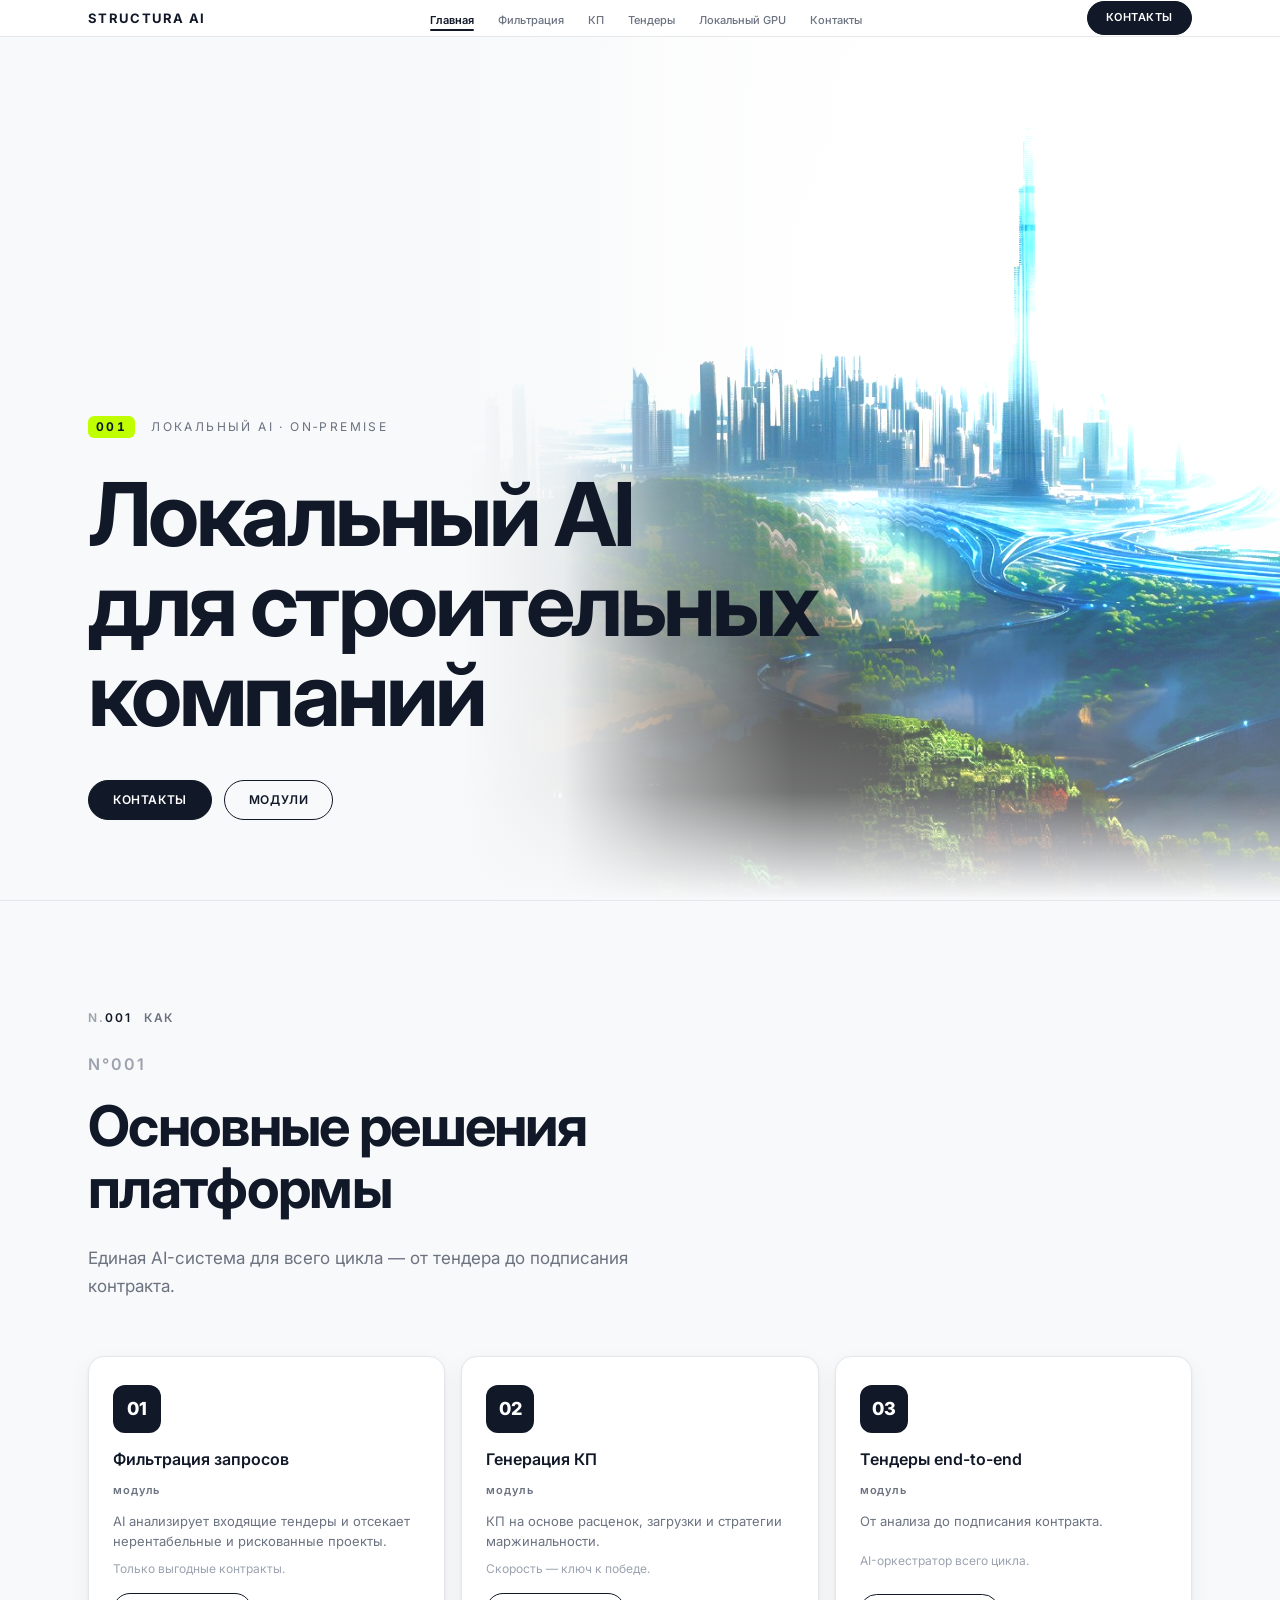
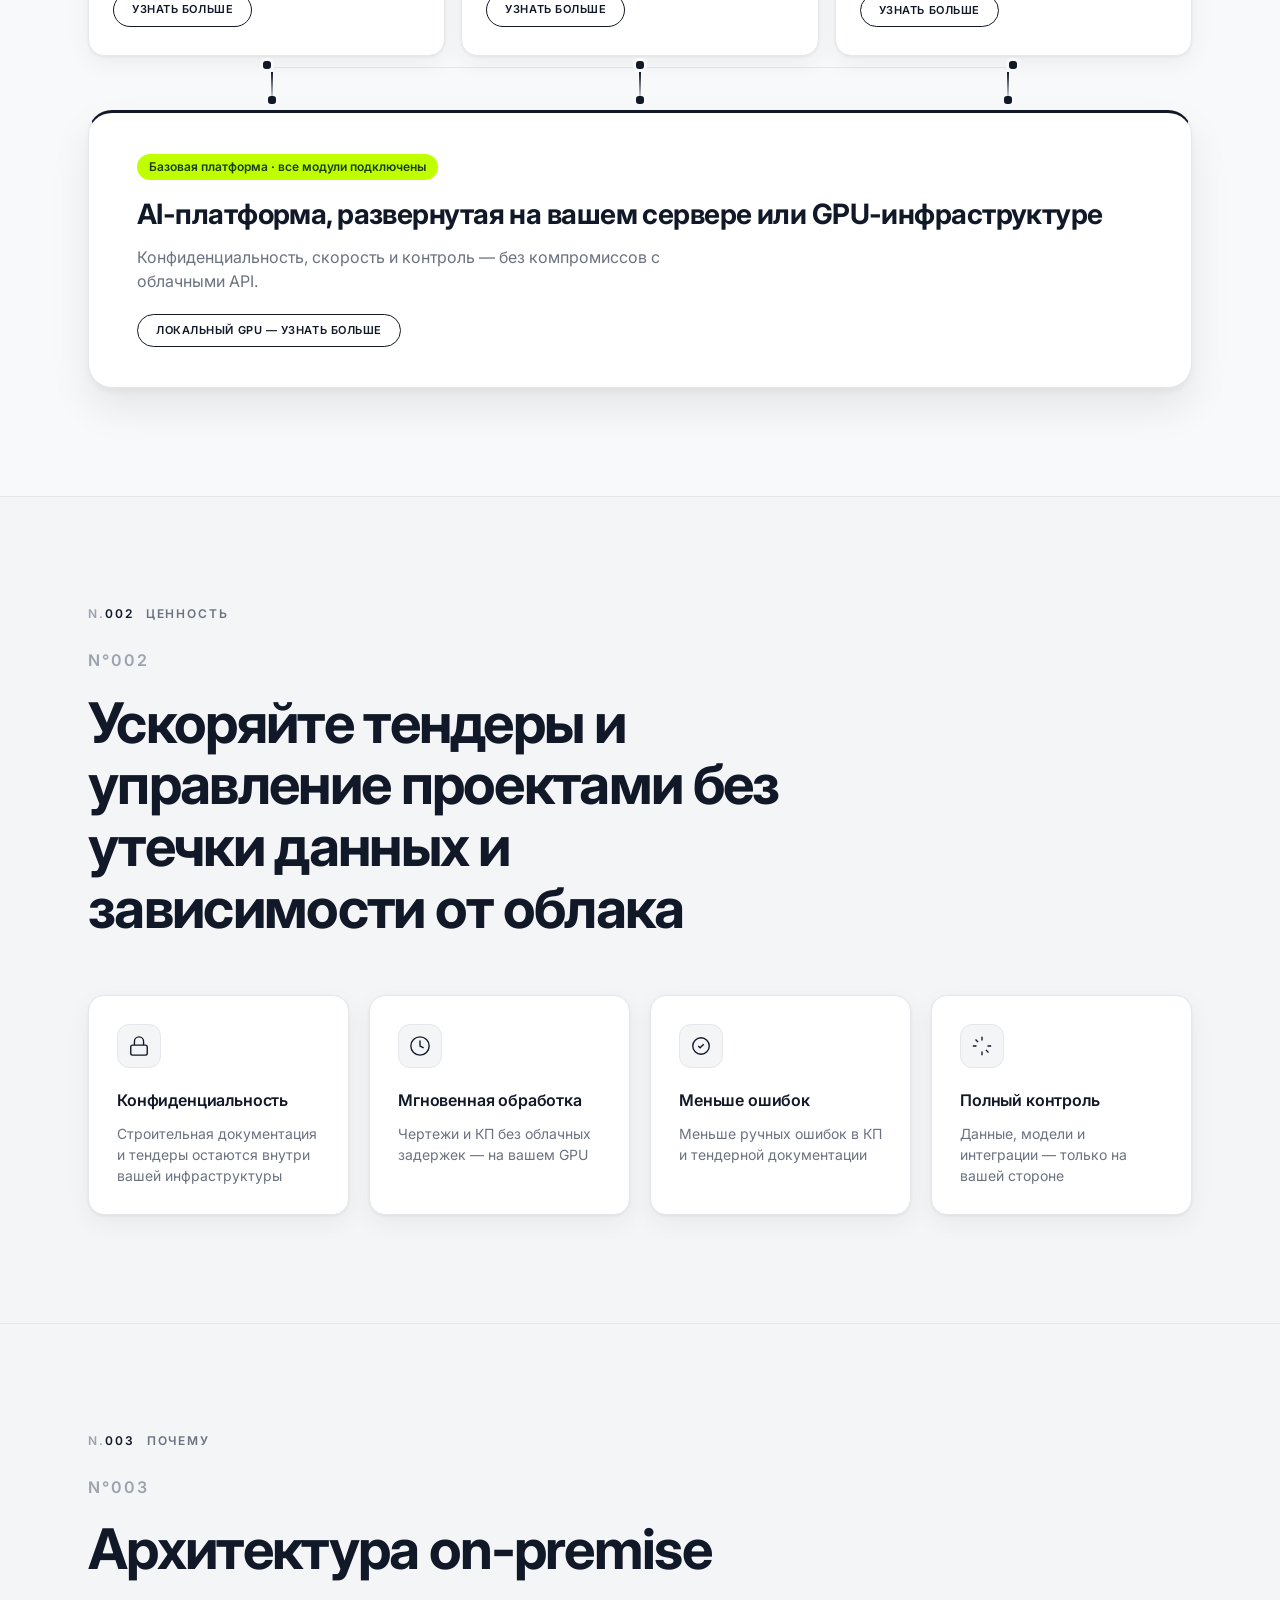
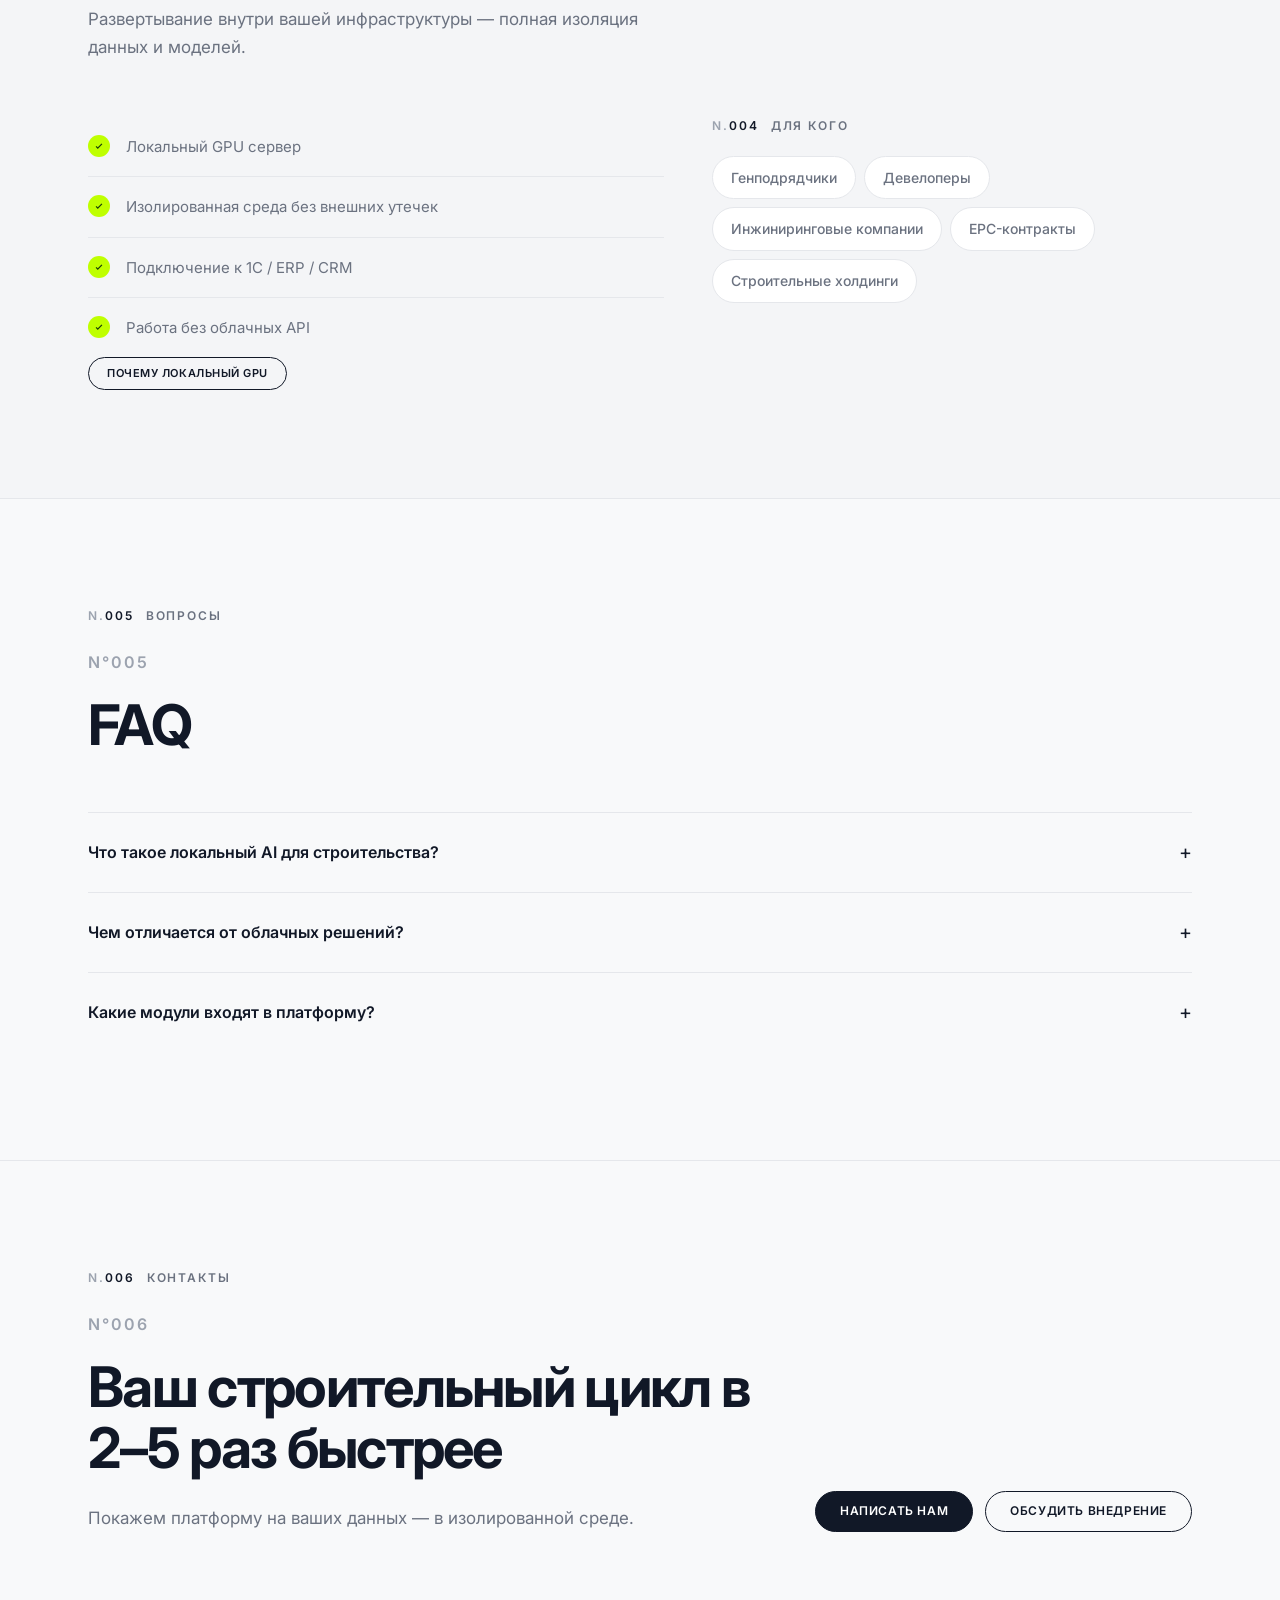
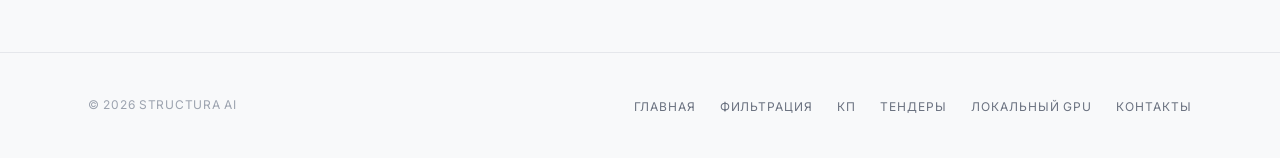
<file: index.html>
<!DOCTYPE html>
<html lang="ru">
<head>
  <meta charset="UTF-8" />
  <meta name="viewport" content="width=device-width, initial-scale=1.0" />
  <meta name="description" content="Локальный AI для строительных компаний — тендеры, КП и управление проектами без утечки данных." />
  <title>Structura AI — Локальный AI для строительных компаний</title>
  <link rel="stylesheet" href="css/styles.css" />
</head>
<body>
  <header class="site-header">
    <div class="nav-inner">
      <a href="index.html" class="logo">Structura <span>AI</span></a>
      <button class="nav-toggle" type="button" aria-label="Меню" aria-expanded="false">
        <svg width="24" height="24" viewBox="0 0 24 24" fill="none" stroke="currentColor" stroke-width="1.5">
          <path d="M4 6h16M4 12h16M4 18h16"/>
        </svg>
      </button>
      <ul class="nav-links">
        <li><a href="index.html" class="active">Главная</a></li>
        <li><a href="module-filter.html">Фильтрация</a></li>
        <li><a href="module-kp.html">КП</a></li>
        <li><a href="module-tenders.html">Тендеры</a></li>
        <li><a href="local-gpu.html">Локальный GPU</a></li>
        <li><a href="#contact">Контакты</a></li>
      </ul>
      <a href="#contact" class="btn btn-primary btn-sm">Контакты</a>
    </div>
  </header>

  <main id="overview">
    <section class="hero">
      <div class="hero-bg">
        <img src="assets/images/hero-city.jpg" alt="" />
      </div>
      <div class="hero-overlay"></div>
      <div class="container">
        <div class="hero-eyebrow">
          <span class="hero-counter">001</span>
          <span>Локальный AI · On‑premise</span>
        </div>
        <h1>Локальный AI<br>для строительных<br>компаний</h1>
        <div class="hero-actions">
          <a href="#contact" class="btn btn-primary">Контакты</a>
          <a href="#solutions" class="btn btn-outline">Модули</a>
        </div>
      </div>
    </section>

    <section class="w-section" id="solutions">
      <div class="container">
        <div class="w-section__head">
          <div class="w-meta">
            <span class="w-meta__id">n.<span>001</span></span>
            <span class="w-meta__name">Как</span>
          </div>
          <p class="w-num">N°001</p>
          <h2 class="w-title">Основные решения платформы</h2>
          <p class="w-lead">Единая AI-система для всего цикла — от тендера до подписания контракта.</p>
        </div>
        <div class="cards-row modules-stack">
          <div class="solutions-row">
            <article class="solution-card solution-card--tile solution-card--linked">
              <span class="solution-num">01</span>
              <h3>Фильтрация запросов</h3>
              <span class="module-tag">модуль</span>
              <p>AI анализирует входящие тендеры и отсекает нерентабельные и рискованные проекты.</p>
              <p class="muted">Только выгодные контракты.</p>
              <a href="module-filter.html" class="btn btn-sm btn-outline">Узнать больше</a>
            </article>
            <article class="solution-card solution-card--tile solution-card--linked">
              <span class="solution-num">02</span>
              <h3>Генерация КП</h3>
              <span class="module-tag">модуль</span>
              <p>КП на основе расценок, загрузки и стратегии маржинальности.</p>
              <p class="muted">Скорость — ключ к победе.</p>
              <a href="module-kp.html" class="btn btn-sm btn-outline">Узнать больше</a>
            </article>
            <article class="solution-card solution-card--tile solution-card--linked">
              <span class="solution-num">03</span>
              <h3>Тендеры end-to-end</h3>
              <span class="module-tag">модуль</span>
              <p>От анализа до подписания контракта.</p>
              <p class="muted">AI-оркестратор всего цикла.</p>
              <a href="module-tenders.html" class="btn btn-sm btn-outline">Узнать больше</a>
            </article>
          </div>
          <div class="modules-links" aria-hidden="true">
            <div class="module-link"><span></span></div>
            <div class="module-link"><span></span></div>
            <div class="module-link"><span></span></div>
          </div>
          <article class="platform-card platform-card--base">
            <span class="platform-card__label">Базовая платформа · все модули подключены</span>
            <h2>AI-платформа, развернутая на вашем сервере или GPU-инфраструктуре</h2>
            <p>Конфиденциальность, скорость и контроль — без компромиссов с облачными API.</p>
            <a href="local-gpu.html" class="btn btn-sm btn-outline">Локальный GPU — узнать больше</a>
          </article>
        </div>
      </div>
    </section>

    <section class="w-section w-section--soft" id="value">
      <div class="container">
        <div class="w-section__head">
          <div class="w-meta">
            <span class="w-meta__id">n.<span>002</span></span>
            <span class="w-meta__name">Ценность</span>
          </div>
          <p class="w-num">N°002</p>
          <h2 class="w-title">Ускоряйте тендеры и управление проектами без утечки данных и зависимости от облака</h2>
        </div>
        <div class="metrics-grid metrics-grid--row">
          <article class="value-card">
            <div class="icon-box">
              <svg width="22" height="22" viewBox="0 0 24 24" fill="none" stroke="currentColor" stroke-width="1.5"><rect x="3" y="11" width="18" height="11" rx="2"/><path d="M7 11V7a5 5 0 0110 0v4"/></svg>
            </div>
            <h3>Конфиденциальность</h3>
            <p>Строительная документация и тендеры остаются внутри вашей инфраструктуры</p>
          </article>
          <article class="value-card">
            <div class="icon-box">
              <svg width="22" height="22" viewBox="0 0 24 24" fill="none" stroke="currentColor" stroke-width="1.5"><circle cx="12" cy="12" r="10"/><path d="M12 6v6l4 2"/></svg>
            </div>
            <h3>Мгновенная обработка</h3>
            <p>Чертежи и КП без облачных задержек — на вашем GPU</p>
          </article>
          <article class="value-card">
            <div class="icon-box">
              <svg width="22" height="22" viewBox="0 0 24 24" fill="none" stroke="currentColor" stroke-width="1.5"><path d="M9 12l2 2 4-4M21 12a9 9 0 11-18 0 9 9 0 0118 0z"/></svg>
            </div>
            <h3>Меньше ошибок</h3>
            <p>Меньше ручных ошибок в КП и тендерной документации</p>
          </article>
          <article class="value-card">
            <div class="icon-box">
              <svg width="22" height="22" viewBox="0 0 24 24" fill="none" stroke="currentColor" stroke-width="1.5"><path d="M12 2v4m0 12v4M4.93 4.93l2.83 2.83m8.48 8.48l2.83 2.83M2 12h4m12 0h4"/></svg>
            </div>
            <h3>Полный контроль</h3>
            <p>Данные, модели и интеграции — только на вашей стороне</p>
          </article>
        </div>
      </div>
    </section>

    <section class="w-section w-section--soft" id="architecture">
      <div class="container">
        <div class="w-section__head">
          <div class="w-meta">
            <span class="w-meta__id">n.<span>003</span></span>
            <span class="w-meta__name">Почему</span>
          </div>
          <p class="w-num">N°003</p>
          <h2 class="w-title">Архитектура on‑premise</h2>
          <p class="w-lead">Развертывание внутри вашей инфраструктуры — полная изоляция данных и моделей.</p>
        </div>
        <div class="two-col">
          <div>
            <ul class="check-list">
              <li>
                <span class="check-icon"><svg width="10" height="10" viewBox="0 0 24 24" fill="none" stroke="currentColor" stroke-width="3"><path d="M5 13l4 4L19 7"/></svg></span>
                Локальный GPU сервер
              </li>
              <li>
                <span class="check-icon"><svg width="10" height="10" viewBox="0 0 24 24" fill="none" stroke="currentColor" stroke-width="3"><path d="M5 13l4 4L19 7"/></svg></span>
                Изолированная среда без внешних утечек
              </li>
              <li>
                <span class="check-icon"><svg width="10" height="10" viewBox="0 0 24 24" fill="none" stroke="currentColor" stroke-width="3"><path d="M5 13l4 4L19 7"/></svg></span>
                Подключение к 1С / ERP / CRM
              </li>
              <li>
                <span class="check-icon"><svg width="10" height="10" viewBox="0 0 24 24" fill="none" stroke="currentColor" stroke-width="3"><path d="M5 13l4 4L19 7"/></svg></span>
                Работа без облачных API
              </li>
            </ul>
            <a href="local-gpu.html" class="btn btn-sm btn-outline">Почему локальный GPU</a>
          </div>
          <div>
            <div class="w-meta" style="margin-bottom: 20px;">
              <span class="w-meta__id">n.<span>004</span></span>
              <span class="w-meta__name">Для кого</span>
            </div>
            <div class="audience-tags">
              <span class="tag">Генподрядчики</span>
              <span class="tag">Девелоперы</span>
              <span class="tag">Инжиниринговые компании</span>
              <span class="tag">EPC-контракты</span>
              <span class="tag">Строительные холдинги</span>
            </div>
          </div>
        </div>
      </div>
    </section>

    <section class="w-section" id="faq">
      <div class="container">
        <div class="w-section__head">
          <div class="w-meta">
            <span class="w-meta__id">n.<span>005</span></span>
            <span class="w-meta__name">Вопросы</span>
          </div>
          <p class="w-num">N°005</p>
          <h2 class="w-title">FAQ</h2>
        </div>
        <div class="faq-list">
          <details class="faq-item">
            <summary>Что такое локальный AI для строительства?</summary>
            <p>Система, которая работает на вашем сервере или GPU-кластере, а не в облаке. Чертежи, тендеры и финансовые данные не покидают компанию.</p>
          </details>
          <details class="faq-item">
            <summary>Чем отличается от облачных решений?</summary>
            <p>Полная изоляция данных, работа без зависимости от внешних API, мгновенная обработка на вашем оборудовании и кастомизация под ваши процессы.</p>
          </details>
          <details class="faq-item">
            <summary>Какие модули входят в платформу?</summary>
            <p>Фильтрация запросов, генерация КП и сквозное управление тендерами — все подключаются к единой on-premise платформе.</p>
          </details>
        </div>
      </div>
    </section>

    <section class="w-section contact-section" id="contact">
      <div class="container contact-grid">
        <div>
          <div class="w-meta">
            <span class="w-meta__id">n.<span>006</span></span>
            <span class="w-meta__name">Контакты</span>
          </div>
          <p class="w-num">N°006</p>
          <h2 class="w-title">Ваш строительный цикл в 2–5 раз быстрее</h2>
          <p class="w-lead">Покажем платформу на ваших данных — в изолированной среде.</p>
        </div>
        <div class="contact-actions">
          <a href="mailto:demo@structora.ai" class="btn btn-primary">Написать нам</a>
          <a href="mailto:sales@structora.ai" class="btn btn-outline">Обсудить внедрение</a>
        </div>
      </div>
    </section>
  </main>

  <footer class="site-footer">
    <div class="footer-inner">
      <p>© 2026 Structura AI</p>
      <ul class="footer-links">
        <li><a href="index.html">Главная</a></li>
        <li><a href="module-filter.html">Фильтрация</a></li>
        <li><a href="module-kp.html">КП</a></li>
        <li><a href="module-tenders.html">Тендеры</a></li>
        <li><a href="local-gpu.html">Локальный GPU</a></li>
        <li><a href="#contact">Контакты</a></li>
      </ul>
    </div>
  </footer>

  <script src="js/main.js"></script>
</body>
</html>
</file>
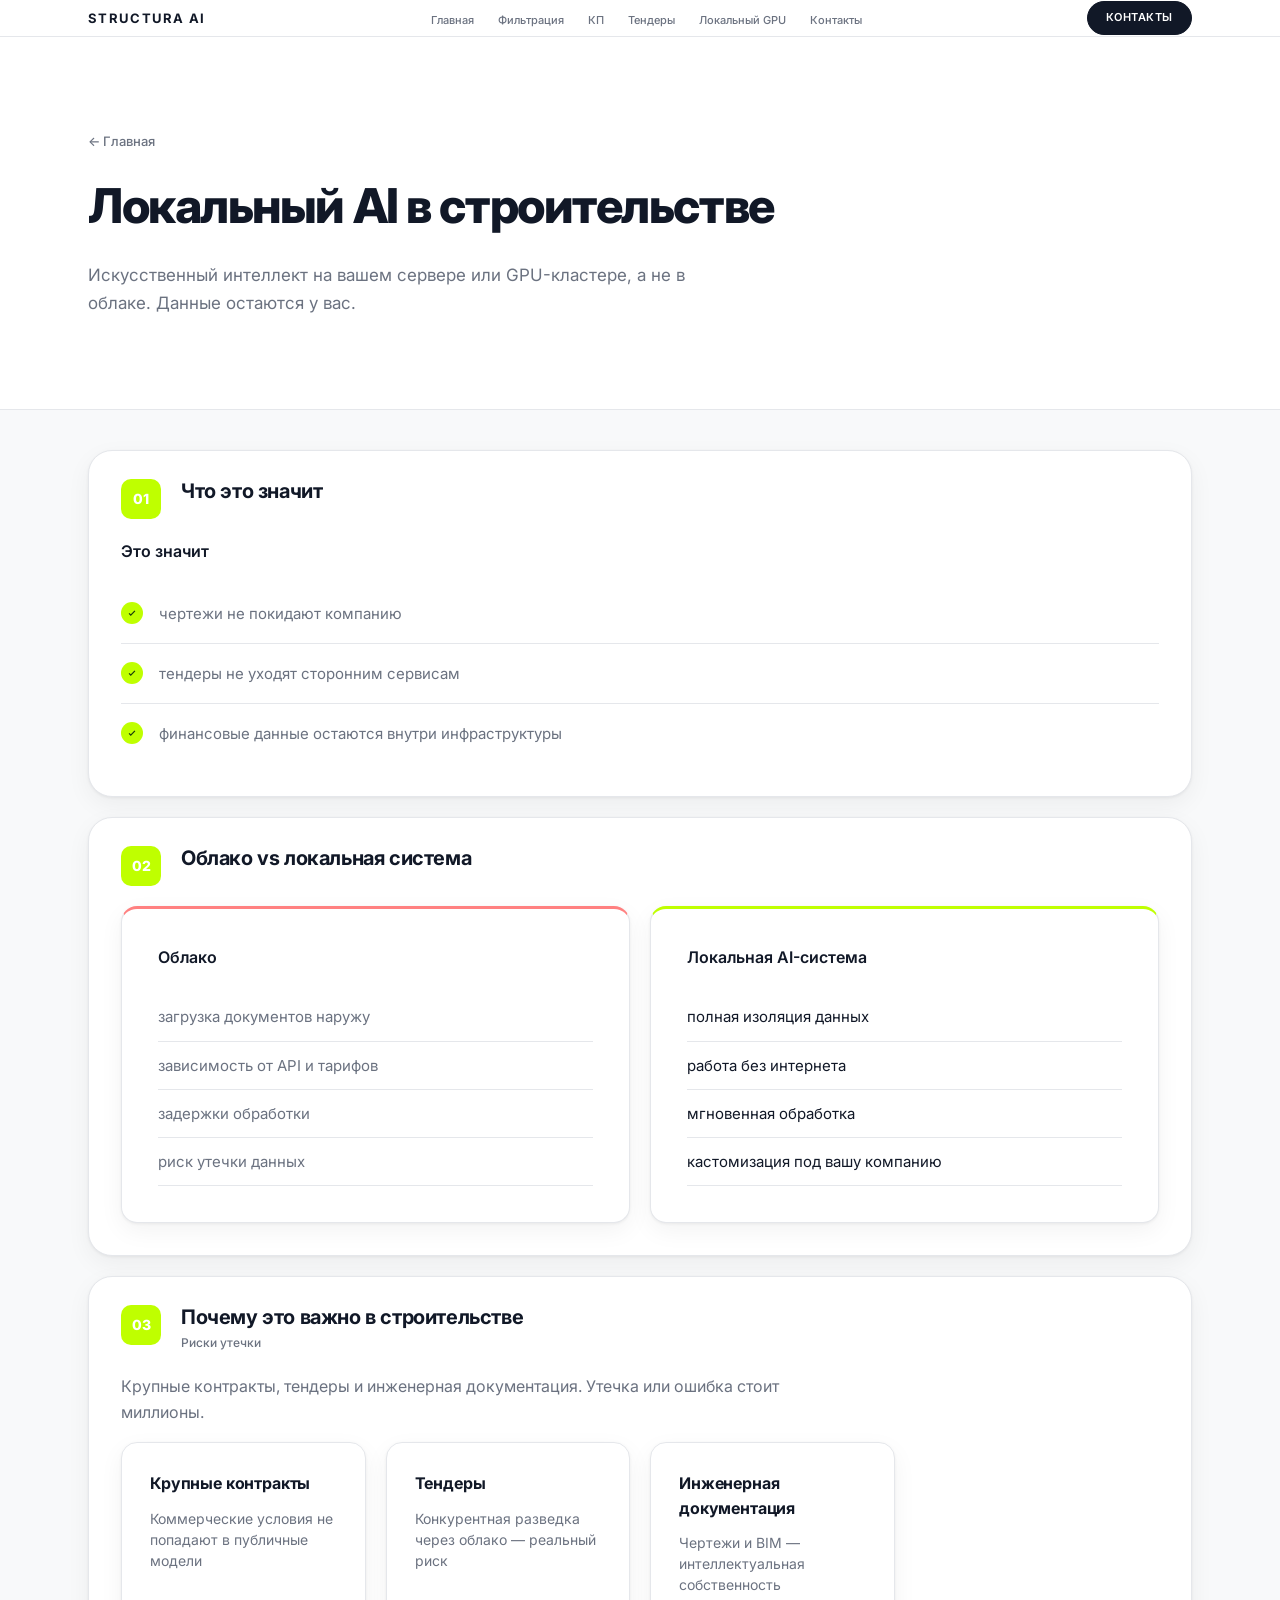
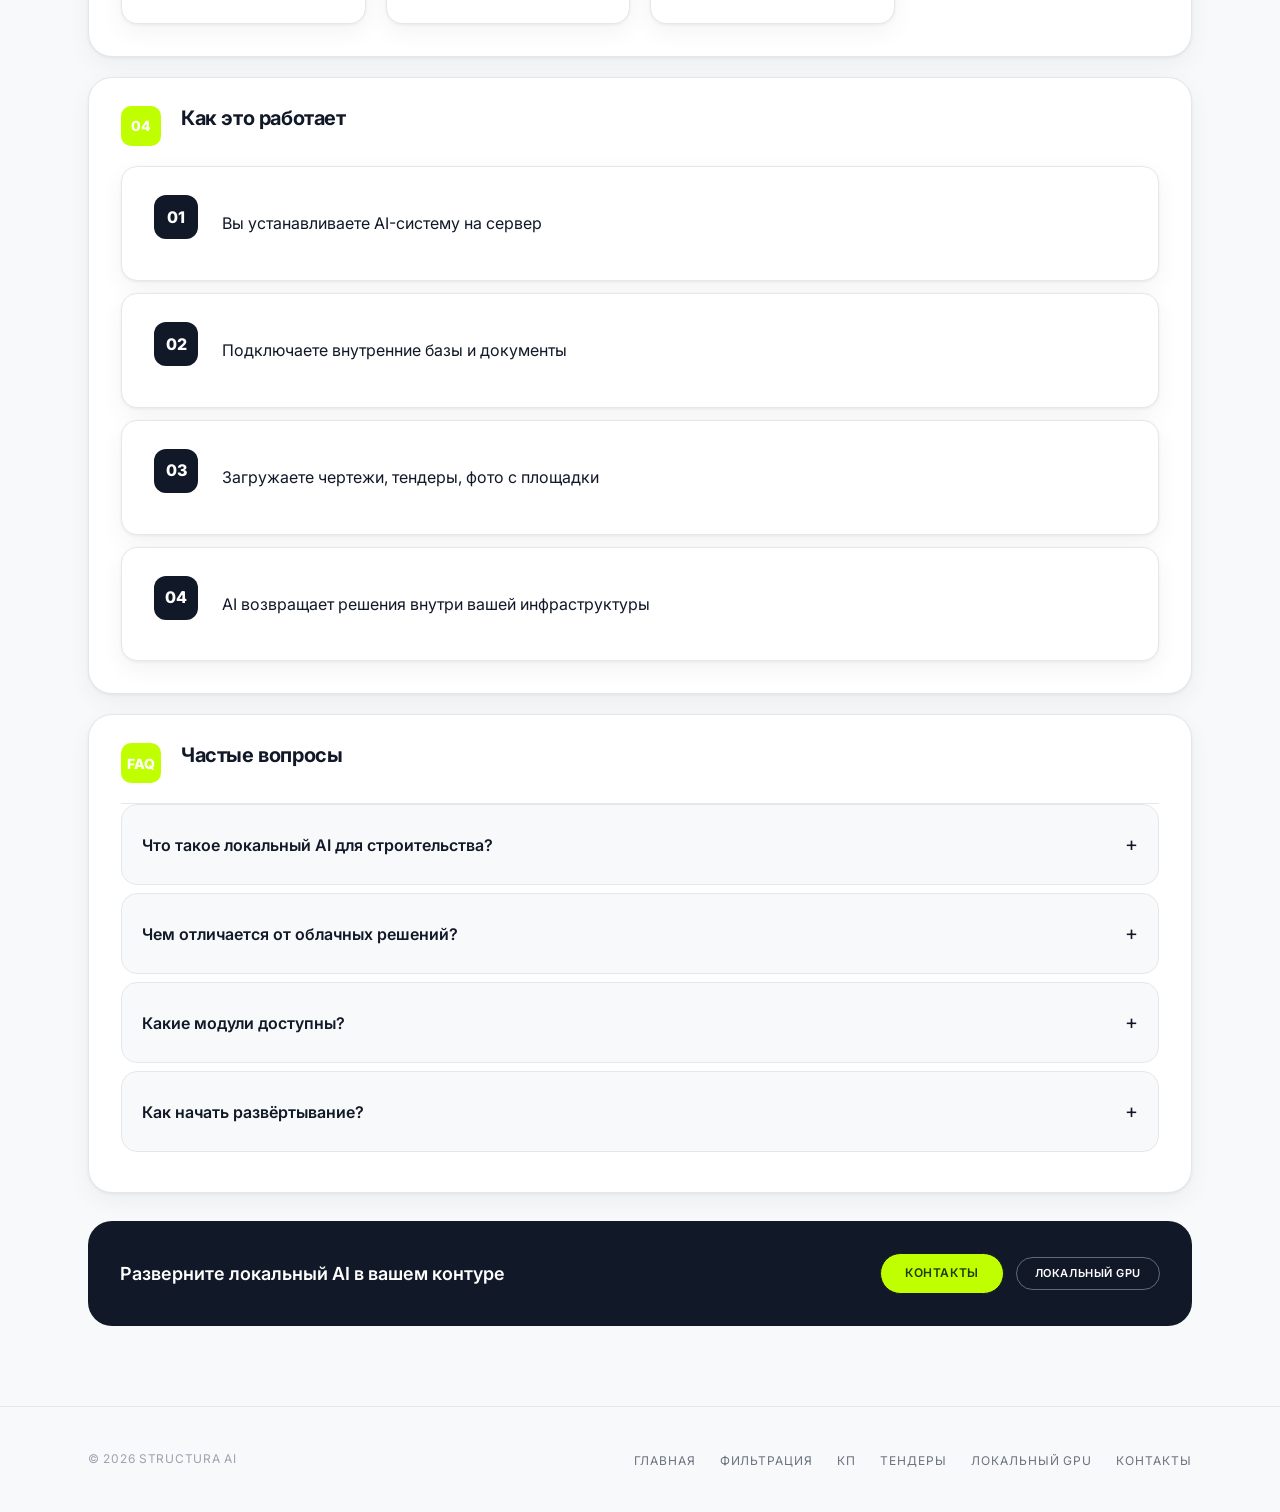
<file: local-ai.html>
<!DOCTYPE html>
<html lang="ru">
<head>
  <meta charset="UTF-8" />
  <meta name="viewport" content="width=device-width, initial-scale=1.0" />
  <meta name="description" content="Локальный AI (on-premise) в строительстве — данные остаются у вас." />
  <title>Локальный AI — Structura AI</title>
  <link rel="stylesheet" href="css/styles.css" />
</head>
<body class="subpage">
  <header class="site-header">
    <div class="nav-inner">
      <a href="index.html" class="logo">Structura <span>AI</span></a>
      <button class="nav-toggle" type="button" aria-label="Меню" aria-expanded="false">
        <svg width="24" height="24" viewBox="0 0 24 24" fill="none" stroke="currentColor" stroke-width="1.5">
          <path d="M4 6h16M4 12h16M4 18h16"/>
        </svg>
      </button>
      <ul class="nav-links">
        <li><a href="index.html">Главная</a></li>
        <li><a href="module-filter.html">Фильтрация</a></li>
        <li><a href="module-kp.html">КП</a></li>
        <li><a href="module-tenders.html">Тендеры</a></li>
        <li><a href="local-gpu.html">Локальный GPU</a></li>
        <li><a href="index.html#contact">Контакты</a></li>
      </ul>
      <a href="index.html#contact" class="btn btn-primary btn-sm">Контакты</a>
    </div>
  </header>

  <main>
    <header class="module-hero">
      <div class="container module-hero__inner">
        <a href="index.html" class="back-link">← Главная</a>
        <h1>Локальный AI в строительстве</h1>
        <p class="lead">Искусственный интеллект на вашем сервере или GPU-кластере, а не в облаке. Данные остаются у вас.</p>
      </div>
    </header>

    <div class="module-body module-body--stacked">
      <div class="container">
        <div class="mod-content">

    <section class="mod-section">
      <div class="mod-section__head">
        <span class="mod-section__num">01</span>
        <div class="mod-section__titles">
          <h2>Что это значит</h2>
        </div>
      </div>
      <div class="mod-section__body">
        <div class="info-card" style="box-shadow:none;border:none;padding:0;">
          <h3>Это значит</h3>
          <ul class="check-list">
            <li>
              <span class="check-icon"><svg width="10" height="10" viewBox="0 0 24 24" fill="none" stroke="currentColor" stroke-width="3"><path d="M5 13l4 4L19 7"/></svg></span>
              чертежи не покидают компанию
            </li>
            <li>
              <span class="check-icon"><svg width="10" height="10" viewBox="0 0 24 24" fill="none" stroke="currentColor" stroke-width="3"><path d="M5 13l4 4L19 7"/></svg></span>
              тендеры не уходят сторонним сервисам
            </li>
            <li>
              <span class="check-icon"><svg width="10" height="10" viewBox="0 0 24 24" fill="none" stroke="currentColor" stroke-width="3"><path d="M5 13l4 4L19 7"/></svg></span>
              финансовые данные остаются внутри инфраструктуры
            </li>
          </ul>
        </div>
      </div>
    </section>

    <section class="mod-section">
      <div class="mod-section__head">
        <span class="mod-section__num">02</span>
        <div class="mod-section__titles">
          <h2>Облако vs локальная система</h2>
        </div>
      </div>
      <div class="mod-section__body">
        <div class="compare-grid">
          <div class="compare-card negative">
            <h3>Облако</h3>
            <ul>
              <li>загрузка документов наружу</li>
              <li>зависимость от API и тарифов</li>
              <li>задержки обработки</li>
              <li>риск утечки данных</li>
            </ul>
          </div>
          <div class="compare-card positive">
            <h3>Локальная AI-система</h3>
            <ul>
              <li>полная изоляция данных</li>
              <li>работа без интернета</li>
              <li>мгновенная обработка</li>
              <li>кастомизация под вашу компанию</li>
            </ul>
          </div>
        </div>
      </div>
    </section>

    <section class="mod-section">
      <div class="mod-section__head">
        <span class="mod-section__num">03</span>
        <div class="mod-section__titles">
          <h2>Почему это важно в строительстве</h2>
          <span class="mod-section__tag">Риски утечки</span>
        </div>
      </div>
      <div class="mod-section__body">
        <p>Крупные контракты, тендеры и инженерная документация. Утечка или ошибка стоит миллионы.</p>
        <div class="metrics-grid metrics-grid--3">
          <article class="value-card">
            <h3>Крупные контракты</h3>
            <p>Коммерческие условия не попадают в публичные модели</p>
          </article>
          <article class="value-card">
            <h3>Тендеры</h3>
            <p>Конкурентная разведка через облако — реальный риск</p>
          </article>
          <article class="value-card">
            <h3>Инженерная документация</h3>
            <p>Чертежи и BIM — интеллектуальная собственность</p>
          </article>
        </div>
      </div>
    </section>

    <section class="mod-section">
      <div class="mod-section__head">
        <span class="mod-section__num">04</span>
        <div class="mod-section__titles">
          <h2>Как это работает</h2>
        </div>
      </div>
      <div class="mod-section__body">
        <div class="steps">
          <div class="step-item">
            <span class="step-num">01</span>
            <p>Вы устанавливаете AI-систему на сервер</p>
          </div>
          <div class="step-item">
            <span class="step-num">02</span>
            <p>Подключаете внутренние базы и документы</p>
          </div>
          <div class="step-item">
            <span class="step-num">03</span>
            <p>Загружаете чертежи, тендеры, фото с площадки</p>
          </div>
          <div class="step-item">
            <span class="step-num">04</span>
            <p>AI возвращает решения внутри вашей инфраструктуры</p>
          </div>
        </div>
      </div>
    </section>

    <section class="mod-section" id="faq">
      <div class="mod-section__head">
        <span class="mod-section__num">FAQ</span>
        <div class="mod-section__titles">
          <h2>Частые вопросы</h2>
        </div>
      </div>
      <div class="mod-section__body">
        <div class="faq-list">
          <details class="faq-item">
            <summary>Что такое локальный AI для строительства?</summary>
            <p>Система на вашем сервере или GPU: чертежи, тендеры и финансы не покидают компанию.</p>
          </details>
          <details class="faq-item">
            <summary>Чем отличается от облачных решений?</summary>
            <p>Полная изоляция данных, работа без внешних API, быстрая обработка на вашем оборудовании.</p>
          </details>
          <details class="faq-item">
            <summary>Какие модули доступны?</summary>
            <p>Фильтрация запросов, подготовка КП и управление тендерами — подключаются к одной платформе.</p>
          </details>
          <details class="faq-item">
            <summary>Как начать развёртывание?</summary>
            <p>Консультация по архитектуре, подбор GPU и интеграция с 1С / ERP / Битрикс24.</p>
          </details>
        </div>
      </div>
    </section>

    <div class="mod-cta-panel">
      <p>Разверните локальный AI в вашем контуре</p>
      <div class="hero-actions">
        <a href="index.html#contact" class="btn btn-primary">Контакты</a>
        <a href="local-gpu.html" class="btn btn-outline btn-sm">Локальный GPU</a>
      </div>
    </div>

        </div>
      </div>
    </div>
  </main>

  <footer class="site-footer">
    <div class="footer-inner">
      <p>© 2026 Structura AI</p>
      <ul class="footer-links">
        <li><a href="index.html">Главная</a></li>
        <li><a href="module-filter.html">Фильтрация</a></li>
        <li><a href="module-kp.html">КП</a></li>
        <li><a href="module-tenders.html">Тендеры</a></li>
        <li><a href="local-gpu.html">Локальный GPU</a></li>
        <li><a href="index.html#contact">Контакты</a></li>
      </ul>
    </div>
  </footer>

  <script src="js/main.js"></script>
</body>
</html>
</file>
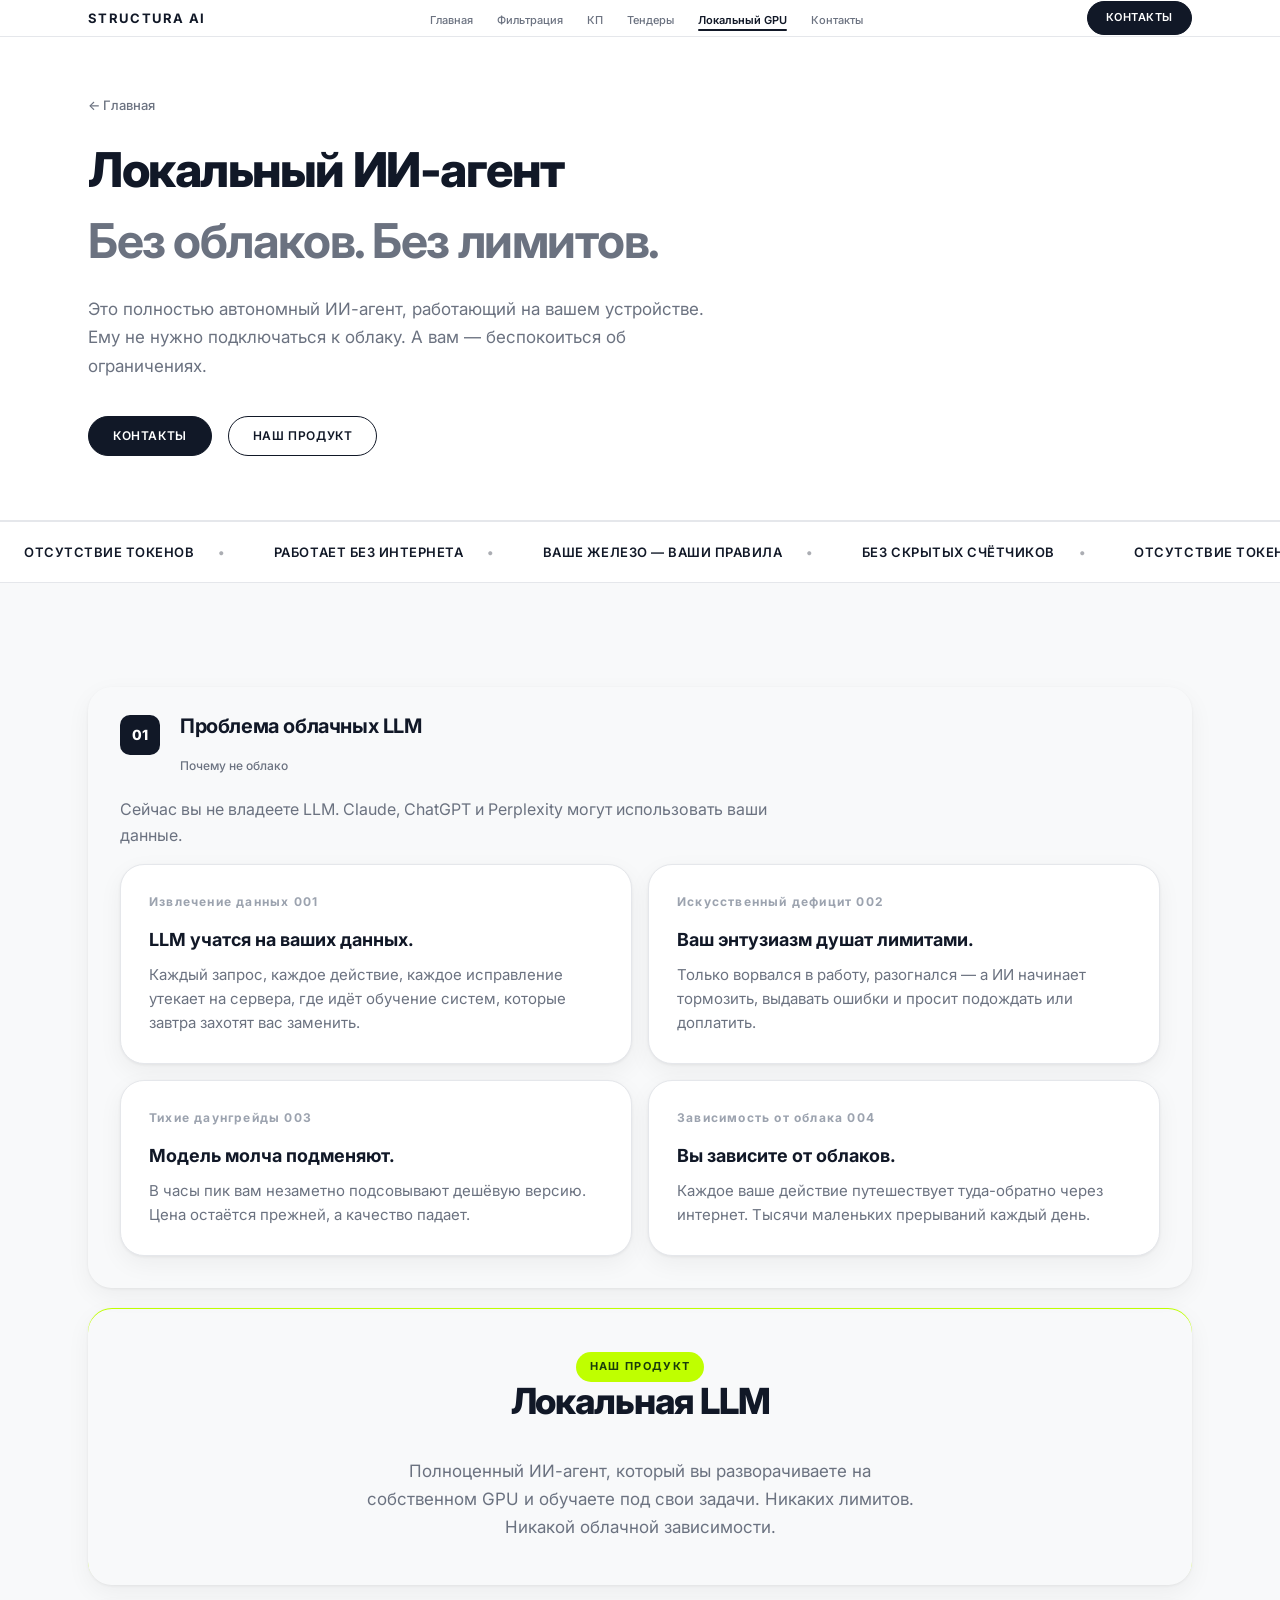
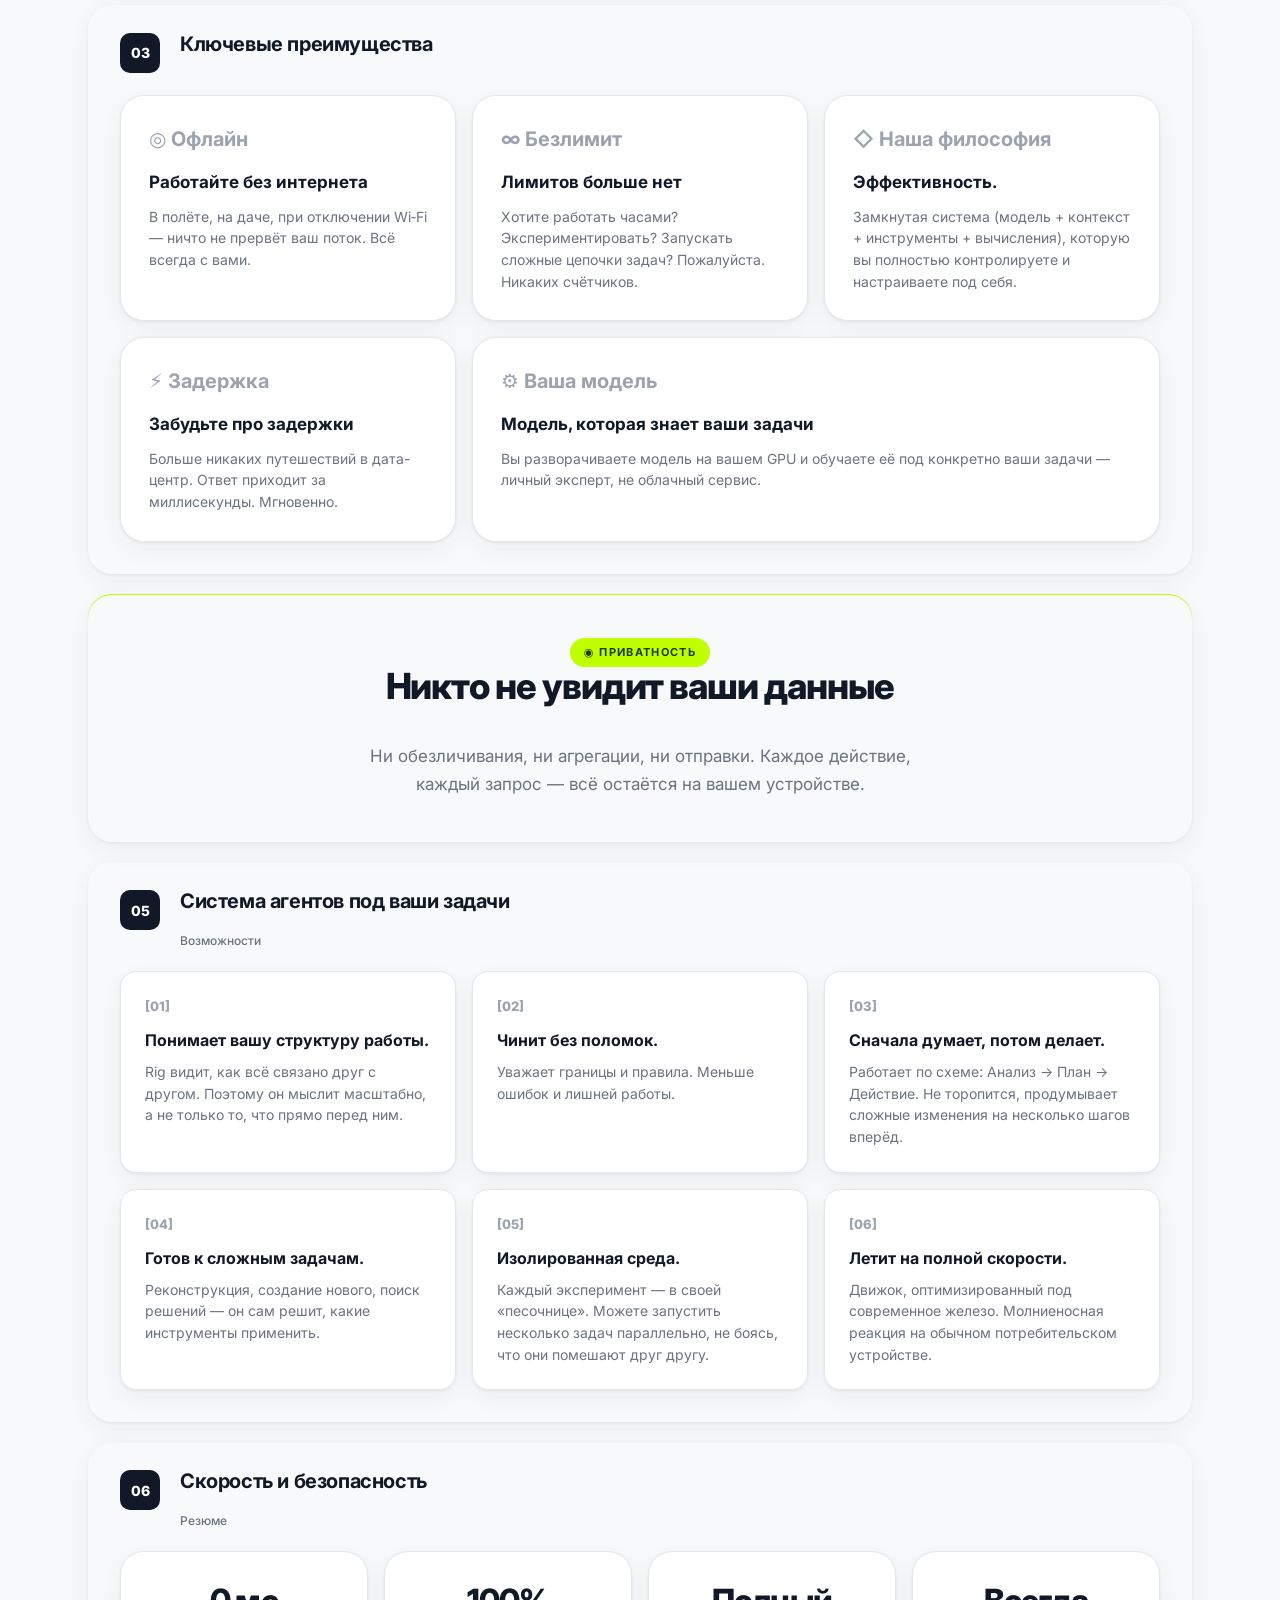
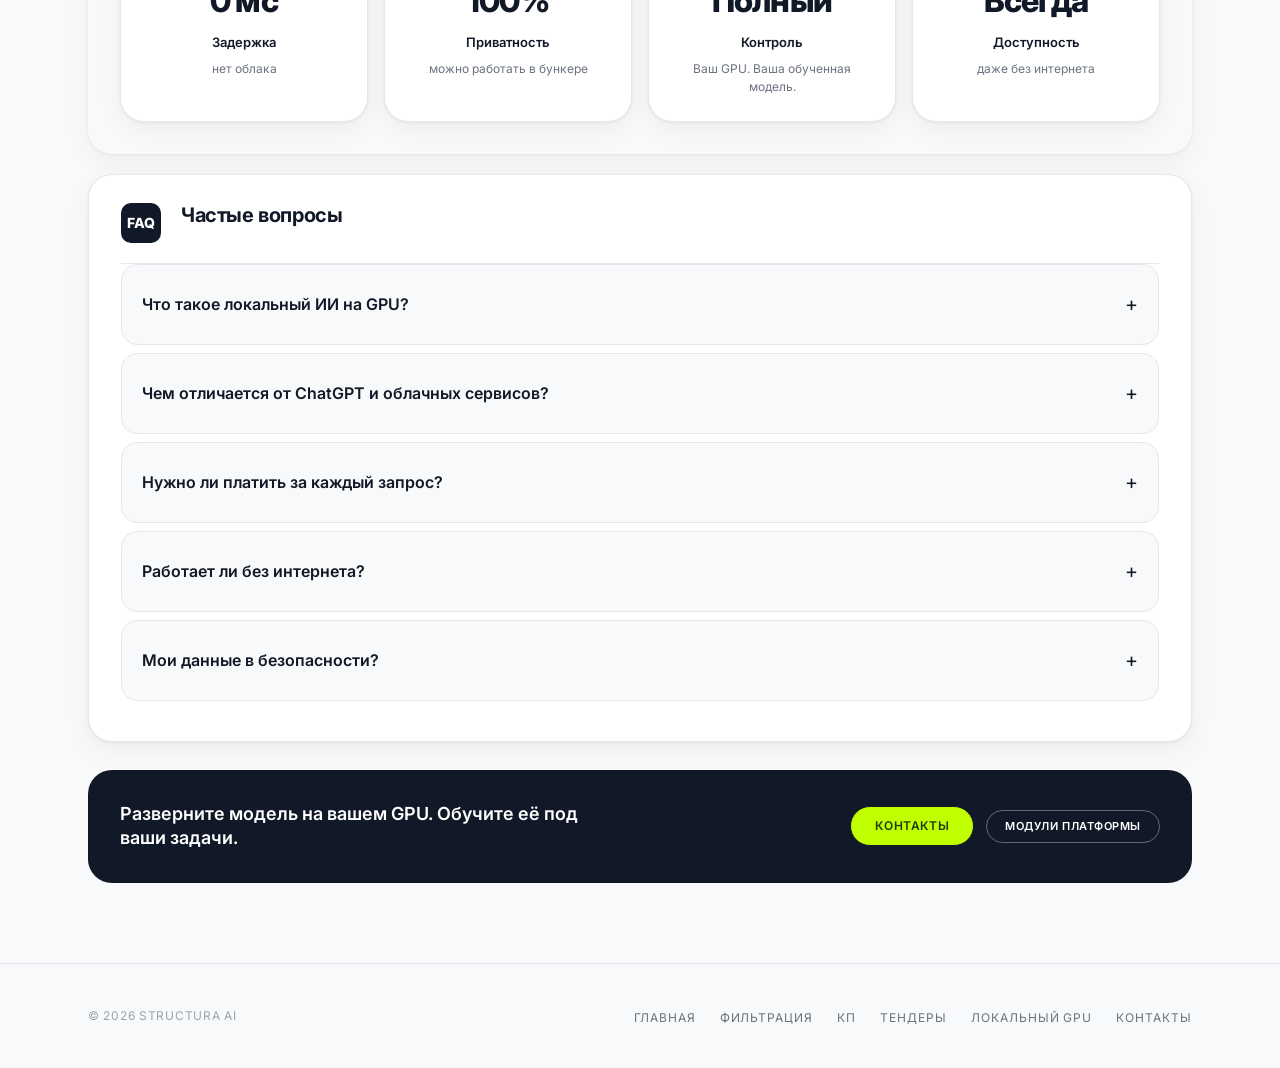
<file: local-gpu.html>
<!DOCTYPE html>
<html lang="ru">
<head>
  <meta charset="UTF-8" />
  <meta name="viewport" content="width=device-width, initial-scale=1.0" />
  <meta name="description" content="Локальный ИИ-агент на вашем GPU — без облаков, без лимитов. Structura AI." />
  <title>Локальный GPU — Structura AI</title>
  <link rel="stylesheet" href="css/styles.css" />
</head>
<body class="module-page module-page--gpu">
  <header class="site-header">
    <div class="nav-inner">
      <a href="index.html" class="logo">Structura <span>AI</span></a>
      <button class="nav-toggle" type="button" aria-label="Меню" aria-expanded="false">
        <svg width="24" height="24" viewBox="0 0 24 24" fill="none" stroke="currentColor" stroke-width="1.5">
          <path d="M4 6h16M4 12h16M4 18h16"/>
        </svg>
      </button>
      <ul class="nav-links">
        <li><a href="index.html">Главная</a></li>
        <li><a href="module-filter.html">Фильтрация</a></li>
        <li><a href="module-kp.html">КП</a></li>
        <li><a href="module-tenders.html">Тендеры</a></li>
        <li><a href="local-gpu.html" class="active">Локальный GPU</a></li>
        <li><a href="index.html#contact">Контакты</a></li>
      </ul>
      <a href="index.html#contact" class="btn btn-primary btn-sm">Контакты</a>
    </div>
  </header>

  <main>
    <header class="module-hero" id="top">
      <div class="container module-hero__inner">
        <a href="index.html" class="back-link">← Главная</a>
        <h1>Локальный ИИ-агент <span>Без облаков. Без лимитов.</span></h1>
        <p class="lead">Это полностью автономный ИИ-агент, работающий на вашем устройстве. Ему не нужно подключаться к облаку. А вам — беспокоиться об ограничениях.</p>
        <div class="gpu-hero-actions">
          <a href="index.html#contact" class="btn btn-primary">Контакты</a>
          <a href="#product" class="btn btn-outline">Наш продукт</a>
        </div>
      </div>
    </header>

    <div class="gpu-marquee" aria-hidden="true">
      <div class="gpu-marquee__track">
        <span>Отсутствие токенов</span><span>Работает без интернета</span><span>Ваше железо — ваши правила</span><span>Без скрытых счётчиков</span>
        <span>Отсутствие токенов</span><span>Работает без интернета</span><span>Ваше железо — ваши правила</span><span>Без скрытых счётчиков</span>
      </div>
    </div>

    <div class="module-body">
      <div class="container">
        <div class="mod-content">

    <section class="mod-section gpu-section" id="problem">
      <div class="mod-section__head">
        <span class="mod-section__num">01</span>
        <div class="mod-section__titles">
          <h2>Проблема облачных LLM</h2>
          <span class="mod-section__tag">Почему не облако</span>
        </div>
      </div>
      <div class="mod-section__body">
        <p>Сейчас вы не владеете LLM. Claude, ChatGPT и Perplexity могут использовать ваши данные.</p>
        <div class="gpu-problem-grid">
          <article class="gpu-problem-card">
            <span class="num">Извлечение данных 001</span>
            <h3>LLM учатся на ваших данных.</h3>
            <p>Каждый запрос, каждое действие, каждое исправление утекает на сервера, где идёт обучение систем, которые завтра захотят вас заменить.</p>
          </article>
          <article class="gpu-problem-card">
            <span class="num">Искусственный дефицит 002</span>
            <h3>Ваш энтузиазм душат лимитами.</h3>
            <p>Только ворвался в работу, разогнался — а ИИ начинает тормозить, выдавать ошибки и просит подождать или доплатить.</p>
          </article>
          <article class="gpu-problem-card">
            <span class="num">Тихие даунгрейды 003</span>
            <h3>Модель молча подменяют.</h3>
            <p>В часы пик вам незаметно подсовывают дешёвую версию. Цена остаётся прежней, а качество падает.</p>
          </article>
          <article class="gpu-problem-card">
            <span class="num">Зависимость от облака 004</span>
            <h3>Вы зависите от облаков.</h3>
            <p>Каждое ваше действие путешествует туда-обратно через интернет. Тысячи маленьких прерываний каждый день.</p>
          </article>
        </div>
      </div>
    </section>

    <section class="mod-section mod-section--spotlight gpu-section" id="product">
      <div class="mod-section__head">
        <div class="mod-section__titles">
          <span class="mod-section__tag mod-section__tag--lime">Наш продукт</span>
          <h2>Локальная LLM</h2>
        </div>
      </div>
      <div class="mod-section__body">
        <p>Полноценный ИИ-агент, который вы разворачиваете на собственном GPU и обучаете под свои задачи. Никаких лимитов. Никакой облачной зависимости.</p>
      </div>
    </section>

    <section class="mod-section gpu-section" id="benefits">
      <div class="mod-section__head">
        <span class="mod-section__num">03</span>
        <div class="mod-section__titles">
          <h2>Ключевые преимущества</h2>
        </div>
      </div>
      <div class="mod-section__body">
        <div class="gpu-benefits-grid">
          <article class="gpu-benefit-card">
            <span class="icon">◎ Офлайн</span>
            <h3>Работайте без интернета</h3>
            <p>В полёте, на даче, при отключении Wi‑Fi — ничто не прервёт ваш поток. Всё всегда с вами.</p>
          </article>
          <article class="gpu-benefit-card">
            <span class="icon">∞ Безлимит</span>
            <h3>Лимитов больше нет</h3>
            <p>Хотите работать часами? Экспериментировать? Запускать сложные цепочки задач? Пожалуйста. Никаких счётчиков.</p>
          </article>
          <article class="gpu-benefit-card">
            <span class="icon">◇ Наша философия</span>
            <h3>Эффективность.</h3>
            <p>Замкнутая система (модель + контекст + инструменты + вычисления), которую вы полностью контролируете и настраиваете под себя.</p>
          </article>
          <article class="gpu-benefit-card">
            <span class="icon">⚡ Задержка</span>
            <h3>Забудьте про задержки</h3>
            <p>Больше никаких путешествий в дата-центр. Ответ приходит за миллисекунды. Мгновенно.</p>
          </article>
          <article class="gpu-benefit-card gpu-benefit-card--wide">
            <span class="icon">⚙ Ваша модель</span>
            <h3>Модель, которая знает ваши задачи</h3>
            <p>Вы разворачиваете модель на вашем GPU и обучаете её под конкретно ваши задачи — личный эксперт, не облачный сервис.</p>
          </article>
        </div>
      </div>
    </section>

    <section class="mod-section mod-section--spotlight gpu-section" id="privacy">
      <div class="mod-section__head">
        <div class="mod-section__titles">
          <span class="mod-section__tag mod-section__tag--lime">◉ Приватность</span>
          <h2>Никто не увидит ваши данные</h2>
        </div>
      </div>
      <div class="mod-section__body">
        <p>Ни обезличивания, ни агрегации, ни отправки. Каждое действие, каждый запрос — всё остаётся на вашем устройстве.</p>
      </div>
    </section>

    <section class="mod-section gpu-section" id="capabilities">
      <div class="mod-section__head">
        <span class="mod-section__num">05</span>
        <div class="mod-section__titles">
          <h2>Система агентов под ваши задачи</h2>
          <span class="mod-section__tag">Возможности</span>
        </div>
      </div>
      <div class="mod-section__body">
        <div class="gpu-cap-grid">
          <article class="gpu-cap-card">
            <span class="num">[01]</span>
            <h3>Понимает вашу структуру работы.</h3>
            <p>Rig видит, как всё связано друг с другом. Поэтому он мыслит масштабно, а не только то, что прямо перед ним.</p>
          </article>
          <article class="gpu-cap-card">
            <span class="num">[02]</span>
            <h3>Чинит без поломок.</h3>
            <p>Уважает границы и правила. Меньше ошибок и лишней работы.</p>
          </article>
          <article class="gpu-cap-card">
            <span class="num">[03]</span>
            <h3>Сначала думает, потом делает.</h3>
            <p>Работает по схеме: Анализ → План → Действие. Не торопится, продумывает сложные изменения на несколько шагов вперёд.</p>
          </article>
          <article class="gpu-cap-card">
            <span class="num">[04]</span>
            <h3>Готов к сложным задачам.</h3>
            <p>Реконструкция, создание нового, поиск решений — он сам решит, какие инструменты применить.</p>
          </article>
          <article class="gpu-cap-card">
            <span class="num">[05]</span>
            <h3>Изолированная среда.</h3>
            <p>Каждый эксперимент — в своей «песочнице». Можете запустить несколько задач параллельно, не боясь, что они помешают друг другу.</p>
          </article>
          <article class="gpu-cap-card">
            <span class="num">[06]</span>
            <h3>Летит на полной скорости.</h3>
            <p>Движок, оптимизированный под современное железо. Молниеносная реакция на обычном потребительском устройстве.</p>
          </article>
        </div>
      </div>
    </section>

    <section class="mod-section gpu-section" id="summary">
      <div class="mod-section__head">
        <span class="mod-section__num">06</span>
        <div class="mod-section__titles">
          <h2>Скорость и безопасность</h2>
          <span class="mod-section__tag">Резюме</span>
        </div>
      </div>
      <div class="mod-section__body">
        <div class="gpu-summary-grid">
          <div class="gpu-summary-card">
            <strong>0 мс</strong>
            <span>Задержка</span>
            <small>нет облака</small>
          </div>
          <div class="gpu-summary-card">
            <strong>100%</strong>
            <span>Приватность</span>
            <small>можно работать в бункере</small>
          </div>
          <div class="gpu-summary-card">
            <strong>Полный</strong>
            <span>Контроль</span>
            <small>Ваш GPU. Ваша обученная модель.</small>
          </div>
          <div class="gpu-summary-card">
            <strong>Всегда</strong>
            <span>Доступность</span>
            <small>даже без интернета</small>
          </div>
        </div>
      </div>
    </section>

    <section class="mod-section" id="faq">
      <div class="mod-section__head">
        <span class="mod-section__num">FAQ</span>
        <div class="mod-section__titles">
          <h2>Частые вопросы</h2>
        </div>
      </div>
      <div class="mod-section__body">
        <div class="faq-list">
          <details class="faq-item">
            <summary>Что такое локальный ИИ на GPU?</summary>
            <p>Это ИИ, который вы разворачиваете на вашем устройстве. Не шлёт данные во внешние облака и может быть обучен под ваши задачи.</p>
          </details>
          <details class="faq-item">
            <summary>Чем отличается от ChatGPT и облачных сервисов?</summary>
            <p>Вы запускаете модель на своём GPU и дообучаете под себя. Это ваш инструмент в периметре компании, а не безликий облачный сервис с лимитами.</p>
          </details>
          <details class="faq-item">
            <summary>Нужно ли платить за каждый запрос?</summary>
            <p>Нет. Вы платите за развёртывание и кастомизацию. Дальше модель работает на вашем железе без платы за токены.</p>
          </details>
          <details class="faq-item">
            <summary>Работает ли без интернета?</summary>
            <p>Да. Основные сценарии выполняются локально. Интернет нужен только для опциональных интеграций.</p>
          </details>
          <details class="faq-item">
            <summary>Мои данные в безопасности?</summary>
            <p>Да. Документация, расчёты и настройки модели остаются в контуре предприятия и не передаются в публичные API.</p>
          </details>
        </div>
      </div>
    </section>

    <div class="mod-cta-panel">
      <p>Разверните модель на вашем GPU. Обучите её под ваши задачи.</p>
      <div class="hero-actions">
        <a href="index.html#contact" class="btn btn-primary">Контакты</a>
        <a href="module-filter.html" class="btn btn-outline btn-sm">Модули платформы</a>
      </div>
    </div>

        </div>
      </div>
    </div>
  </main>

  <footer class="site-footer">
    <div class="footer-inner">
      <p>© 2026 Structura AI</p>
      <ul class="footer-links">
        <li><a href="index.html">Главная</a></li>
        <li><a href="module-filter.html">Фильтрация</a></li>
        <li><a href="module-kp.html">КП</a></li>
        <li><a href="module-tenders.html">Тендеры</a></li>
        <li><a href="local-gpu.html">Локальный GPU</a></li>
        <li><a href="index.html#contact">Контакты</a></li>
      </ul>
    </div>
  </footer>

  <script src="js/main.js"></script>
</body>
</html>
</file>
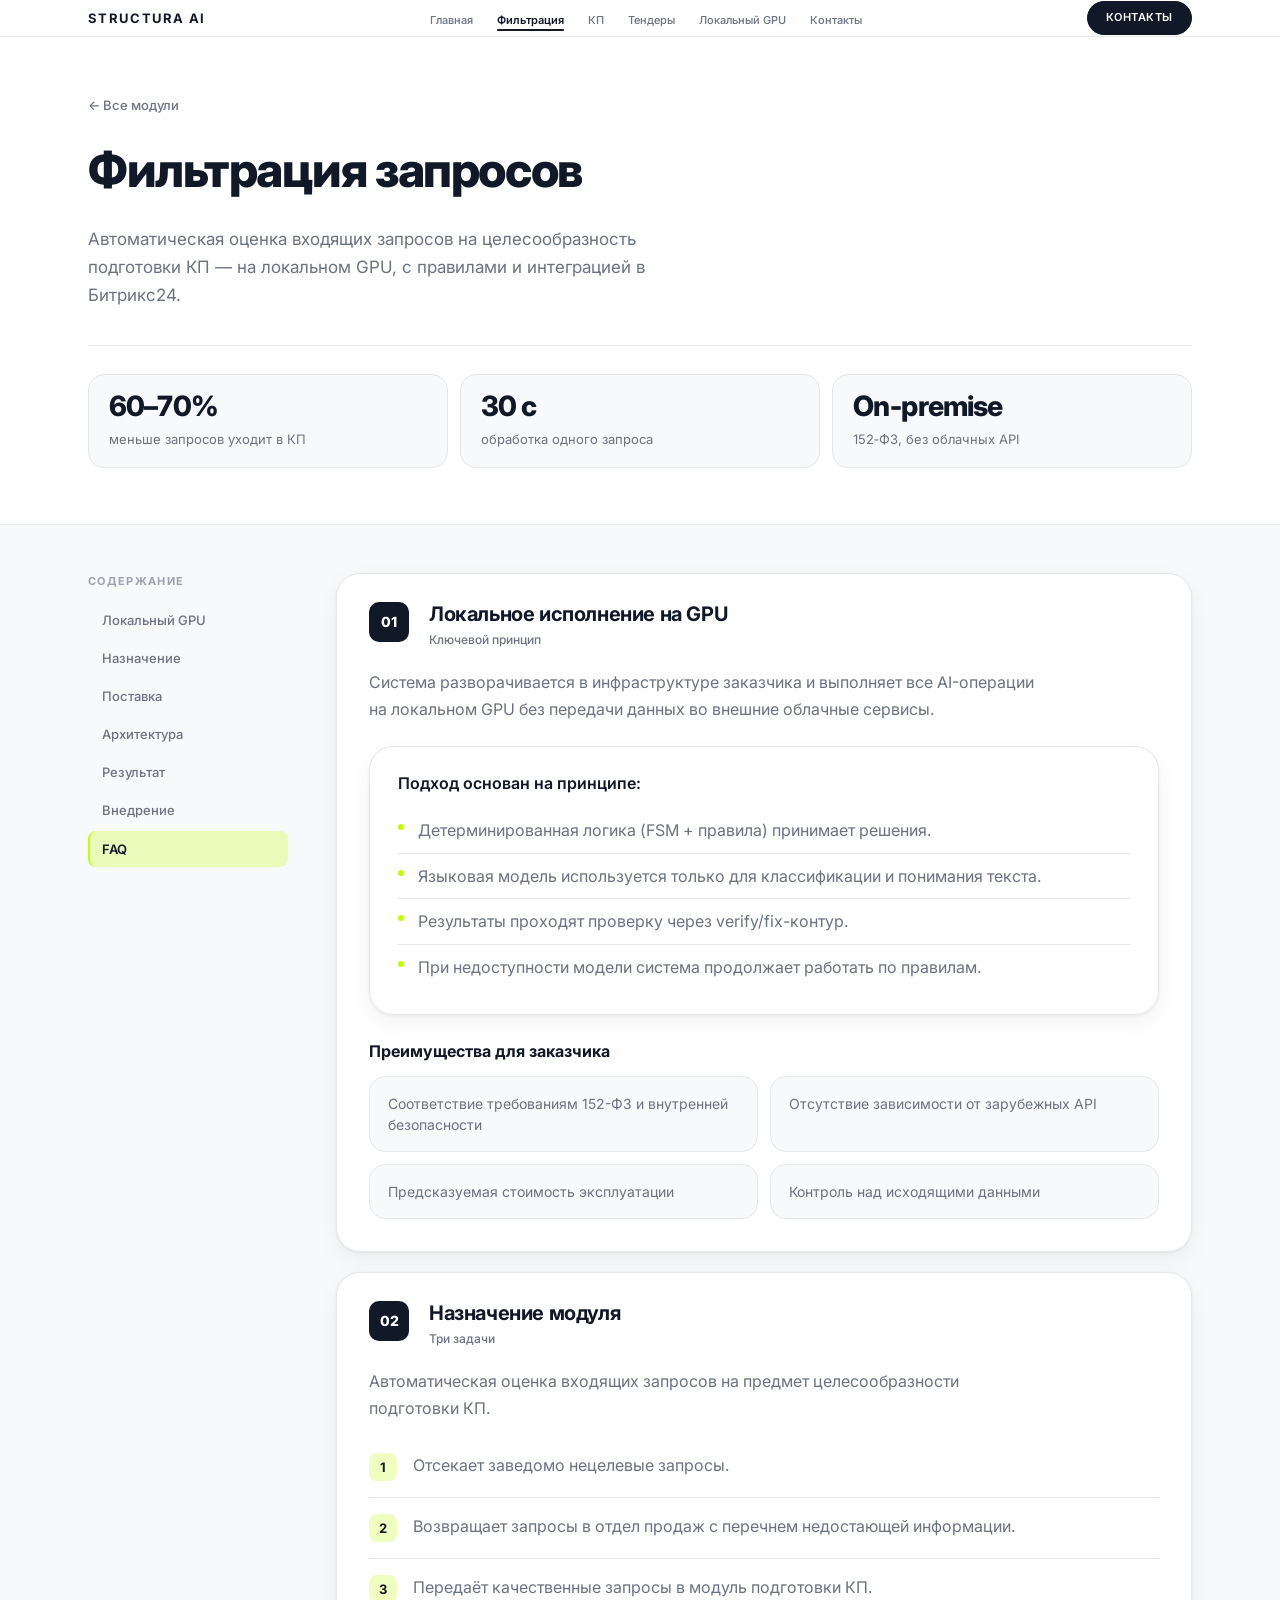
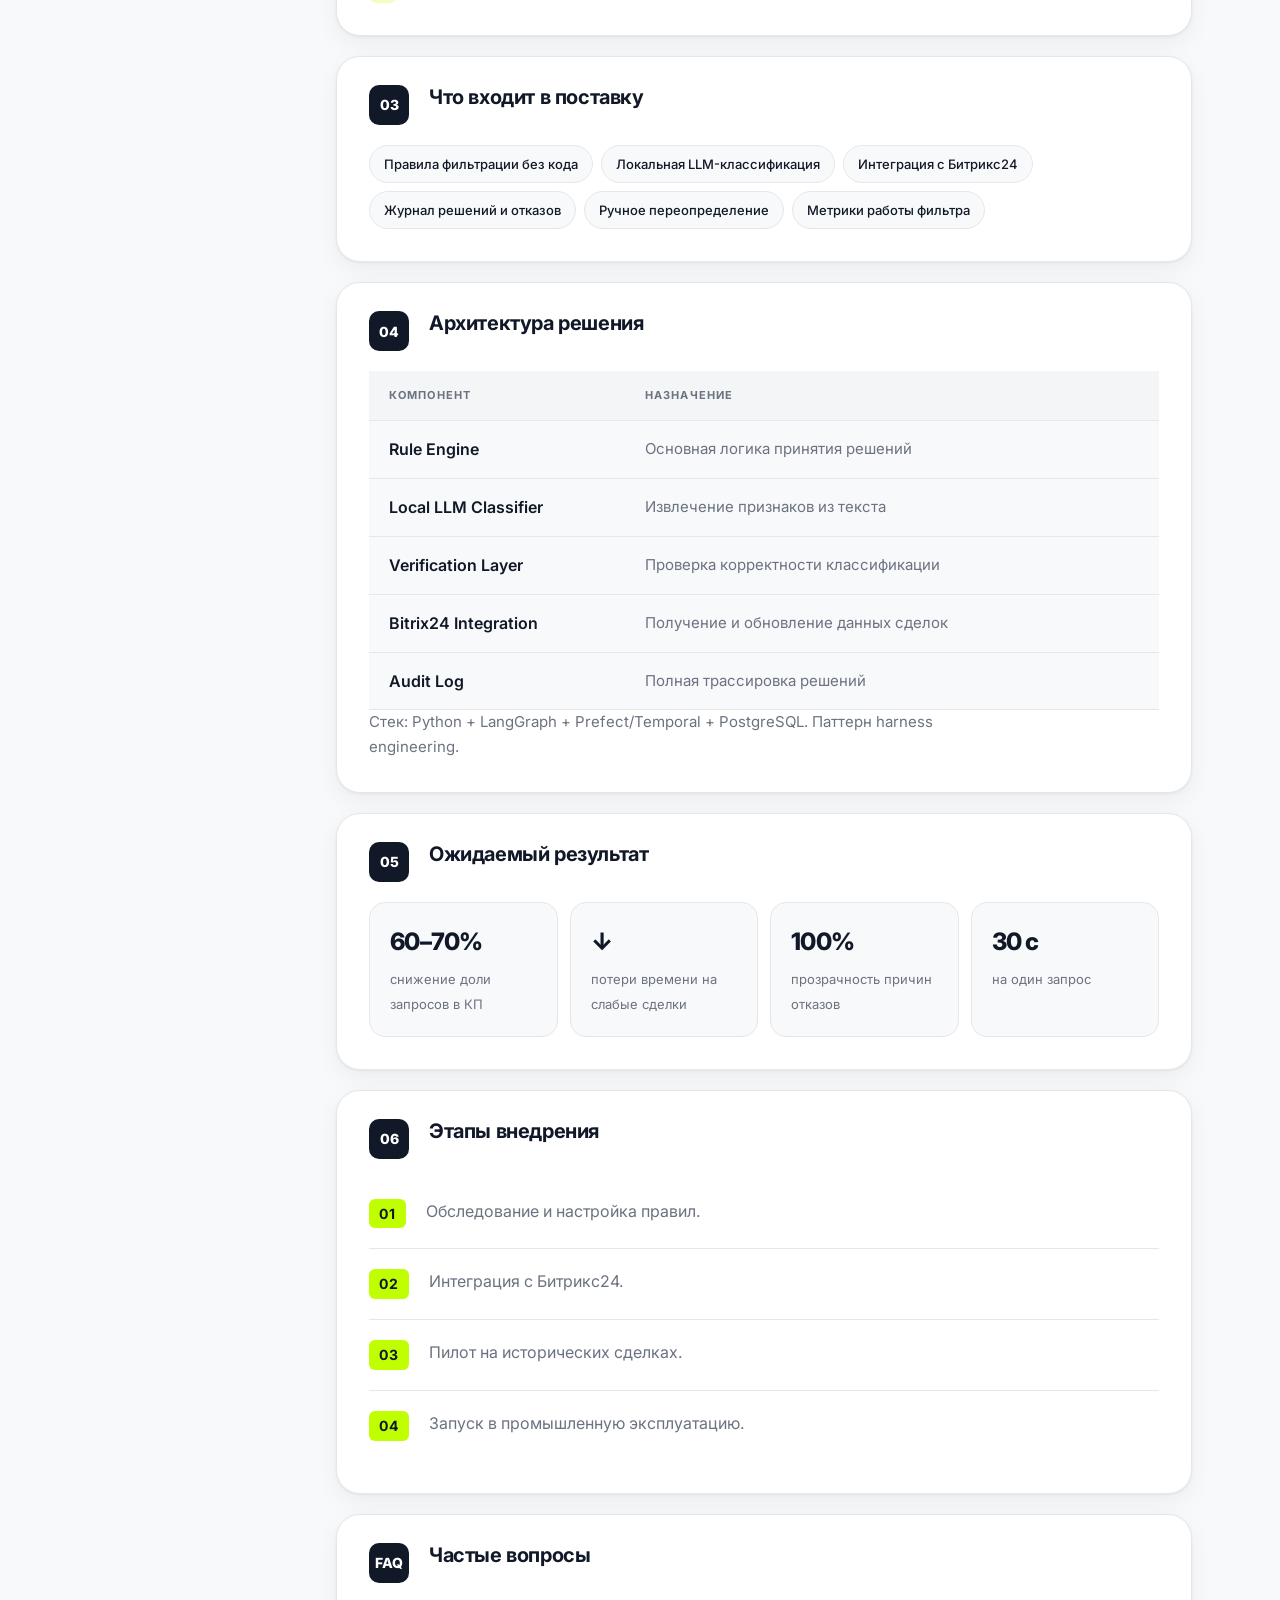
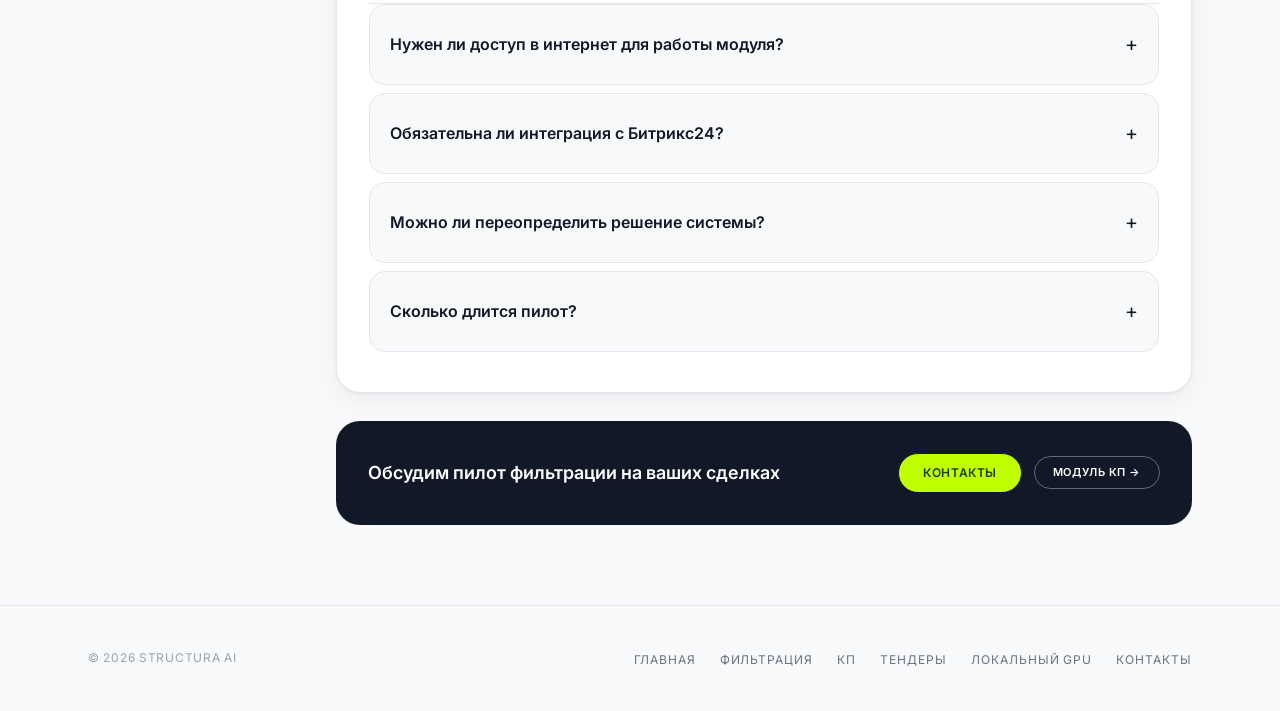
<file: module-filter.html>
<!DOCTYPE html>
<html lang="ru">
<head>
  <meta charset="UTF-8" />
  <meta name="viewport" content="width=device-width, initial-scale=1.0" />
  <meta name="description" content="Модуль фильтрации запросов — локальный AI на GPU, правила, Битрикс24, Structura AI." />
  <title>Модуль фильтрации запросов — Structura AI</title>
  <link rel="stylesheet" href="css/styles.css" />
</head>
<body class="module-page module-page--filter">
  <header class="site-header">
    <div class="nav-inner">
      <a href="index.html" class="logo">Structura <span>AI</span></a>
      <button class="nav-toggle" type="button" aria-label="Меню" aria-expanded="false">
        <svg width="24" height="24" viewBox="0 0 24 24" fill="none" stroke="currentColor" stroke-width="1.5">
          <path d="M4 6h16M4 12h16M4 18h16"/>
        </svg>
      </button>
      <ul class="nav-links">
        <li><a href="index.html">Главная</a></li>
        <li><a href="module-filter.html" class="active">Фильтрация</a></li>
        <li><a href="module-kp.html">КП</a></li>
        <li><a href="module-tenders.html">Тендеры</a></li>
        <li><a href="local-gpu.html">Локальный GPU</a></li>
        <li><a href="index.html#contact">Контакты</a></li>
      </ul>
      <a href="index.html#contact" class="btn btn-primary btn-sm">Контакты</a>
    </div>
  </header>

  <main>
    <header class="module-hero">
      <div class="container module-hero__inner">
        <a href="index.html#solutions" class="back-link">← Все модули</a>
        <h1>Фильтрация запросов</h1>
        <p class="lead">Автоматическая оценка входящих запросов на целесообразность подготовки КП — на локальном GPU, с правилами и интеграцией в Битрикс24.</p>
        <div class="module-hero__stats">
          <div class="mod-stat"><strong>60–70%</strong><span>меньше запросов уходит в КП</span></div>
          <div class="mod-stat"><strong>30 с</strong><span>обработка одного запроса</span></div>
          <div class="mod-stat"><strong>On‑premise</strong><span>152‑ФЗ, без облачных API</span></div>
        </div>
      </div>
    </header>

    <div class="module-body">
      <div class="container module-layout">
        <aside class="mod-toc">
          <span class="mod-toc__label">Содержание</span>
          <nav aria-label="Разделы страницы">
            <a href="#gpu">Локальный GPU</a>
            <a href="#purpose">Назначение</a>
            <a href="#delivery">Поставка</a>
            <a href="#arch">Архитектура</a>
            <a href="#results">Результат</a>
            <a href="#rollout">Внедрение</a>
            <a href="#faq">FAQ</a>
          </nav>
        </aside>

        <div class="mod-content">
          <section class="mod-section" id="gpu">
            <div class="mod-section__head">
              <span class="mod-section__num">01</span>
              <div class="mod-section__titles">
                <h2>Локальное исполнение на GPU</h2>
                <span class="mod-section__tag">Ключевой принцип</span>
              </div>
            </div>
            <div class="mod-section__body">
              <p>Система разворачивается в инфраструктуре заказчика и выполняет все AI-операции на локальном GPU без передачи данных во внешние облачные сервисы.</p>
              <div class="principle-panel">
                <p>Подход основан на принципе:</p>
                <ul>
                  <li>Детерминированная логика (FSM + правила) принимает решения.</li>
                  <li>Языковая модель используется только для классификации и понимания текста.</li>
                  <li>Результаты проходят проверку через verify/fix-контур.</li>
                  <li>При недоступности модели система продолжает работать по правилам.</li>
                </ul>
              </div>
              <h3>Преимущества для заказчика</h3>
              <ul class="mod-benefits">
                <li>Соответствие требованиям 152-ФЗ и внутренней безопасности</li>
                <li>Отсутствие зависимости от зарубежных API</li>
                <li>Предсказуемая стоимость эксплуатации</li>
                <li>Контроль над исходящими данными</li>
              </ul>
            </div>
          </section>

          <section class="mod-section" id="purpose">
            <div class="mod-section__head">
              <span class="mod-section__num">02</span>
              <div class="mod-section__titles">
                <h2>Назначение модуля</h2>
                <span class="mod-section__tag">Три задачи</span>
              </div>
            </div>
            <div class="mod-section__body">
              <p>Автоматическая оценка входящих запросов на предмет целесообразности подготовки КП.</p>
              <ol class="mod-tasks">
                <li>Отсекает заведомо нецелевые запросы.</li>
                <li>Возвращает запросы в отдел продаж с перечнем недостающей информации.</li>
                <li>Передаёт качественные запросы в модуль подготовки КП.</li>
              </ol>
            </div>
          </section>

          <section class="mod-section" id="delivery">
            <div class="mod-section__head">
              <span class="mod-section__num">03</span>
              <div class="mod-section__titles">
                <h2>Что входит в поставку</h2>
              </div>
            </div>
            <div class="mod-section__body">
              <ul class="mod-chips">
                <li>Правила фильтрации без кода</li>
                <li>Локальная LLM-классификация</li>
                <li>Интеграция с Битрикс24</li>
                <li>Журнал решений и отказов</li>
                <li>Ручное переопределение</li>
                <li>Метрики работы фильтра</li>
              </ul>
            </div>
          </section>

          <section class="mod-section" id="arch">
            <div class="mod-section__head">
              <span class="mod-section__num">04</span>
              <div class="mod-section__titles">
                <h2>Архитектура решения</h2>
              </div>
            </div>
            <div class="mod-section__body">
              <ul class="mod-arch-rows">
                <li><strong>Компонент</strong><span>Назначение</span></li>
                <li><strong>Rule Engine</strong><span>Основная логика принятия решений</span></li>
                <li><strong>Local LLM Classifier</strong><span>Извлечение признаков из текста</span></li>
                <li><strong>Verification Layer</strong><span>Проверка корректности классификации</span></li>
                <li><strong>Bitrix24 Integration</strong><span>Получение и обновление данных сделок</span></li>
                <li><strong>Audit Log</strong><span>Полная трассировка решений</span></li>
              </ul>
              <p class="arch-note">Стек: Python + LangGraph + Prefect/Temporal + PostgreSQL. Паттерн harness engineering.</p>
            </div>
          </section>

          <section class="mod-section" id="results">
            <div class="mod-section__head">
              <span class="mod-section__num">05</span>
              <div class="mod-section__titles">
                <h2>Ожидаемый результат</h2>
              </div>
            </div>
            <div class="mod-section__body">
              <div class="mod-metrics">
                <div class="mod-metric"><strong>60–70%</strong><span>снижение доли запросов в КП</span></div>
                <div class="mod-metric"><strong>↓</strong><span>потери времени на слабые сделки</span></div>
                <div class="mod-metric"><strong>100%</strong><span>прозрачность причин отказов</span></div>
                <div class="mod-metric"><strong>30 с</strong><span>на один запрос</span></div>
              </div>
            </div>
          </section>

          <section class="mod-section" id="rollout">
            <div class="mod-section__head">
              <span class="mod-section__num">06</span>
              <div class="mod-section__titles">
                <h2>Этапы внедрения</h2>
              </div>
            </div>
            <div class="mod-section__body">
              <ol class="steps-list">
                <li>Обследование и настройка правил.</li>
                <li>Интеграция с Битрикс24.</li>
                <li>Пилот на исторических сделках.</li>
                <li>Запуск в промышленную эксплуатацию.</li>
              </ol>
            </div>
          </section>

          <section class="mod-section" id="faq">
            <div class="mod-section__head">
              <span class="mod-section__num">FAQ</span>
              <div class="mod-section__titles">
                <h2>Частые вопросы</h2>
              </div>
            </div>
            <div class="mod-section__body">
              <div class="faq-list">
                <details class="faq-item">
                  <summary>Нужен ли доступ в интернет для работы модуля?</summary>
                  <p>Нет. Классификация и правила выполняются на локальном GPU в вашей сети. Интернет нужен только для интеграций, если вы их включите.</p>
                </details>
                <details class="faq-item">
                  <summary>Обязательна ли интеграция с Битрикс24?</summary>
                  <p>Нет, но она даёт автоматический обмен сделками, статусами и журналом решений без ручного переноса данных.</p>
                </details>
                <details class="faq-item">
                  <summary>Можно ли переопределить решение системы?</summary>
                  <p>Да. Ответственный сотрудник может вручную изменить статус запроса — действие фиксируется в аудит-логе.</p>
                </details>
                <details class="faq-item">
                  <summary>Сколько длится пилот?</summary>
                  <p>Обычно 2–4 недели на исторических сделках: настройка правил, интеграция и калибровка метрик.</p>
                </details>
              </div>
            </div>
          </section>

          <div class="mod-cta-panel">
            <p>Обсудим пилот фильтрации на ваших сделках</p>
            <div class="hero-actions">
              <a href="index.html#contact" class="btn btn-primary">Контакты</a>
              <a href="module-kp.html" class="btn btn-outline btn-sm">Модуль КП →</a>
            </div>
          </div>
        </div>
      </div>
    </div>
  </main>

  <footer class="site-footer">
    <div class="footer-inner">
      <p>© 2026 Structura AI</p>
      <ul class="footer-links">
        <li><a href="index.html">Главная</a></li>
        <li><a href="module-filter.html">Фильтрация</a></li>
        <li><a href="module-kp.html">КП</a></li>
        <li><a href="module-tenders.html">Тендеры</a></li>
        <li><a href="local-gpu.html">Локальный GPU</a></li>
        <li><a href="index.html#contact">Контакты</a></li>
      </ul>
    </div>
  </footer>

  <script src="js/main.js"></script>
</body>
</html>
</file>
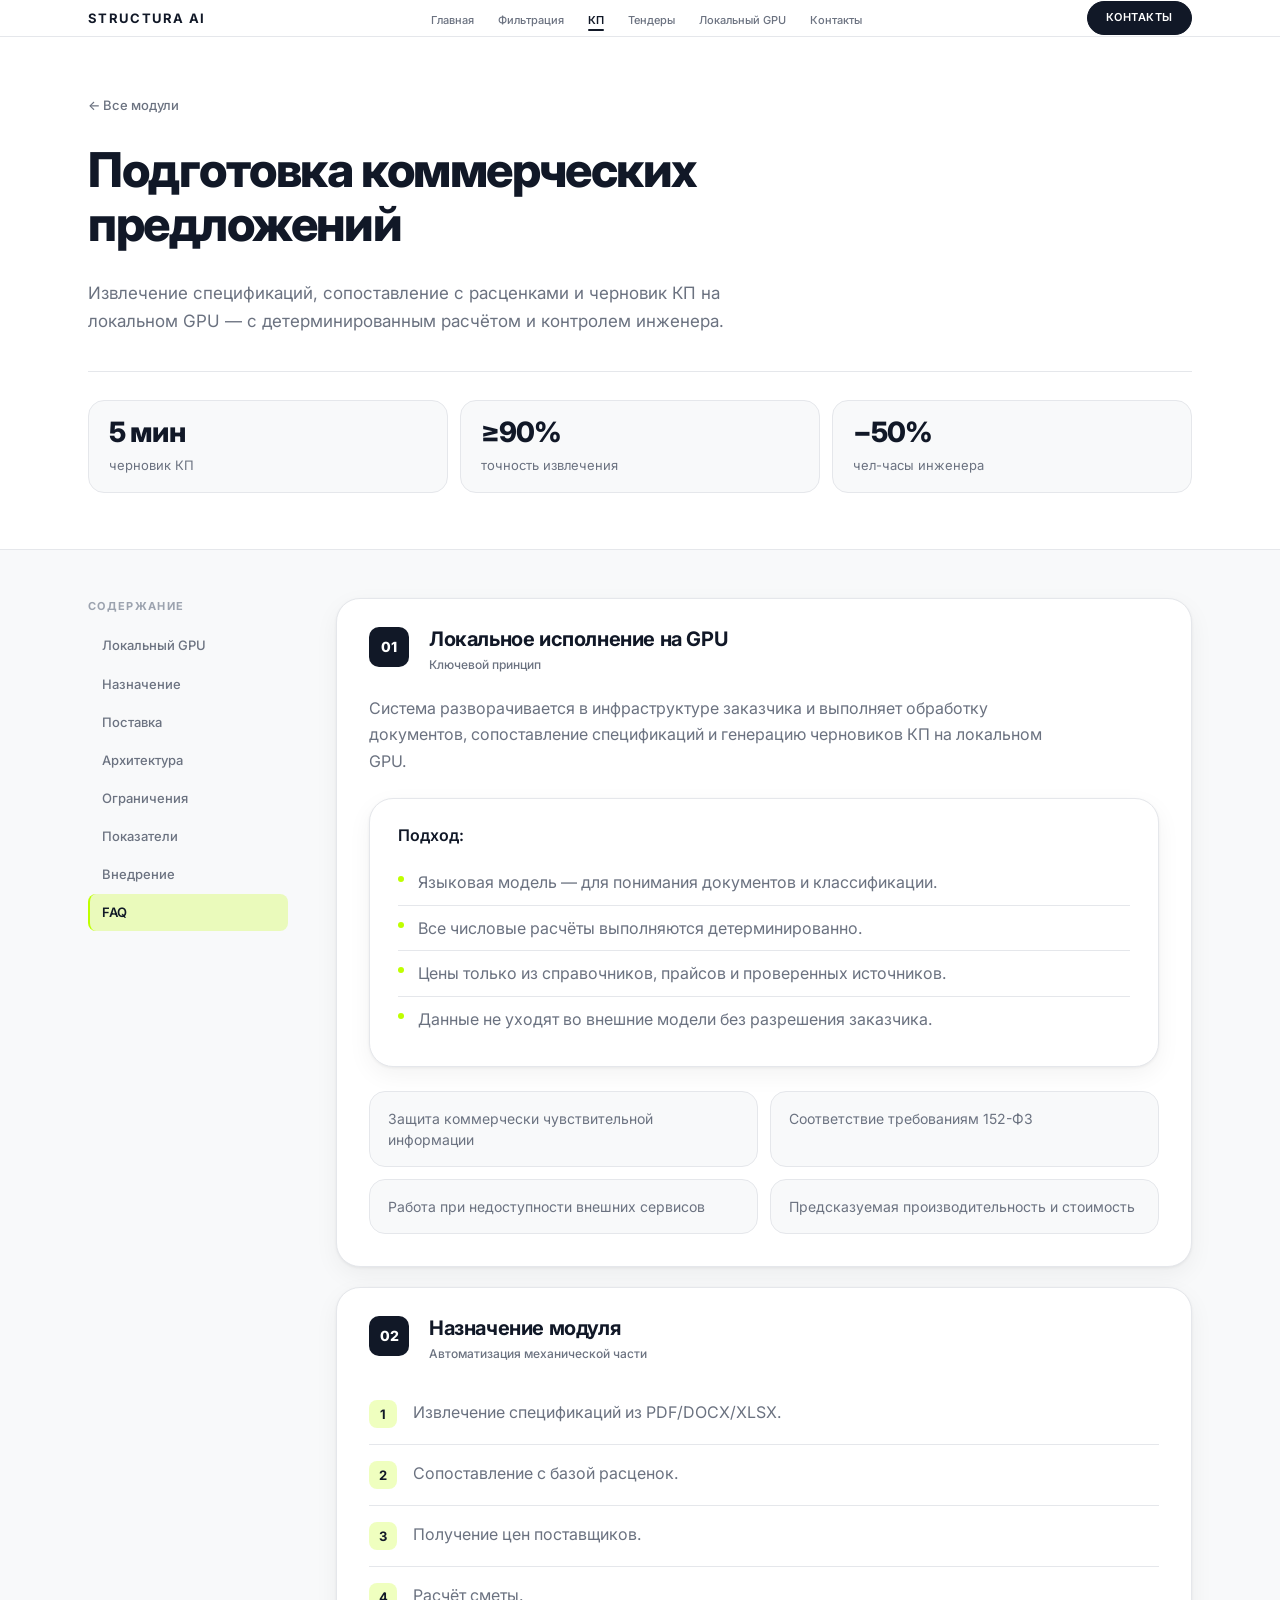
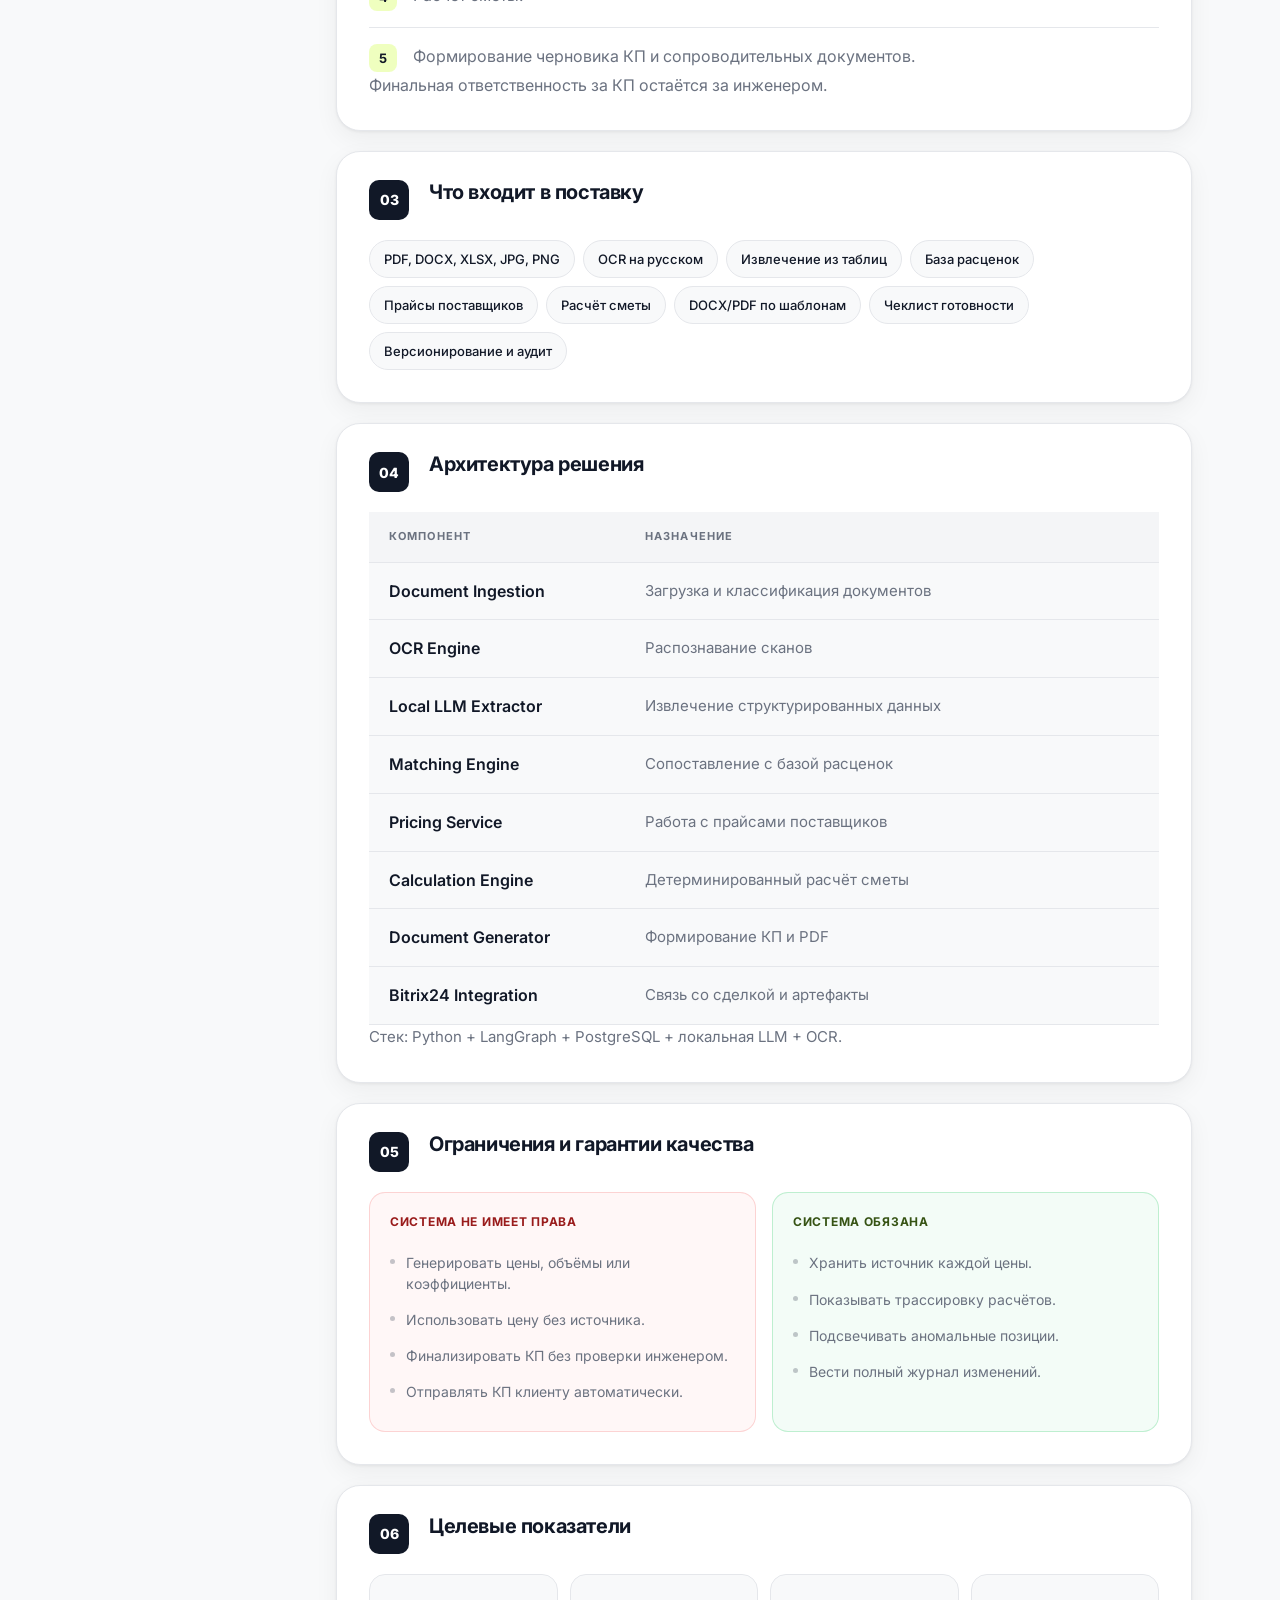
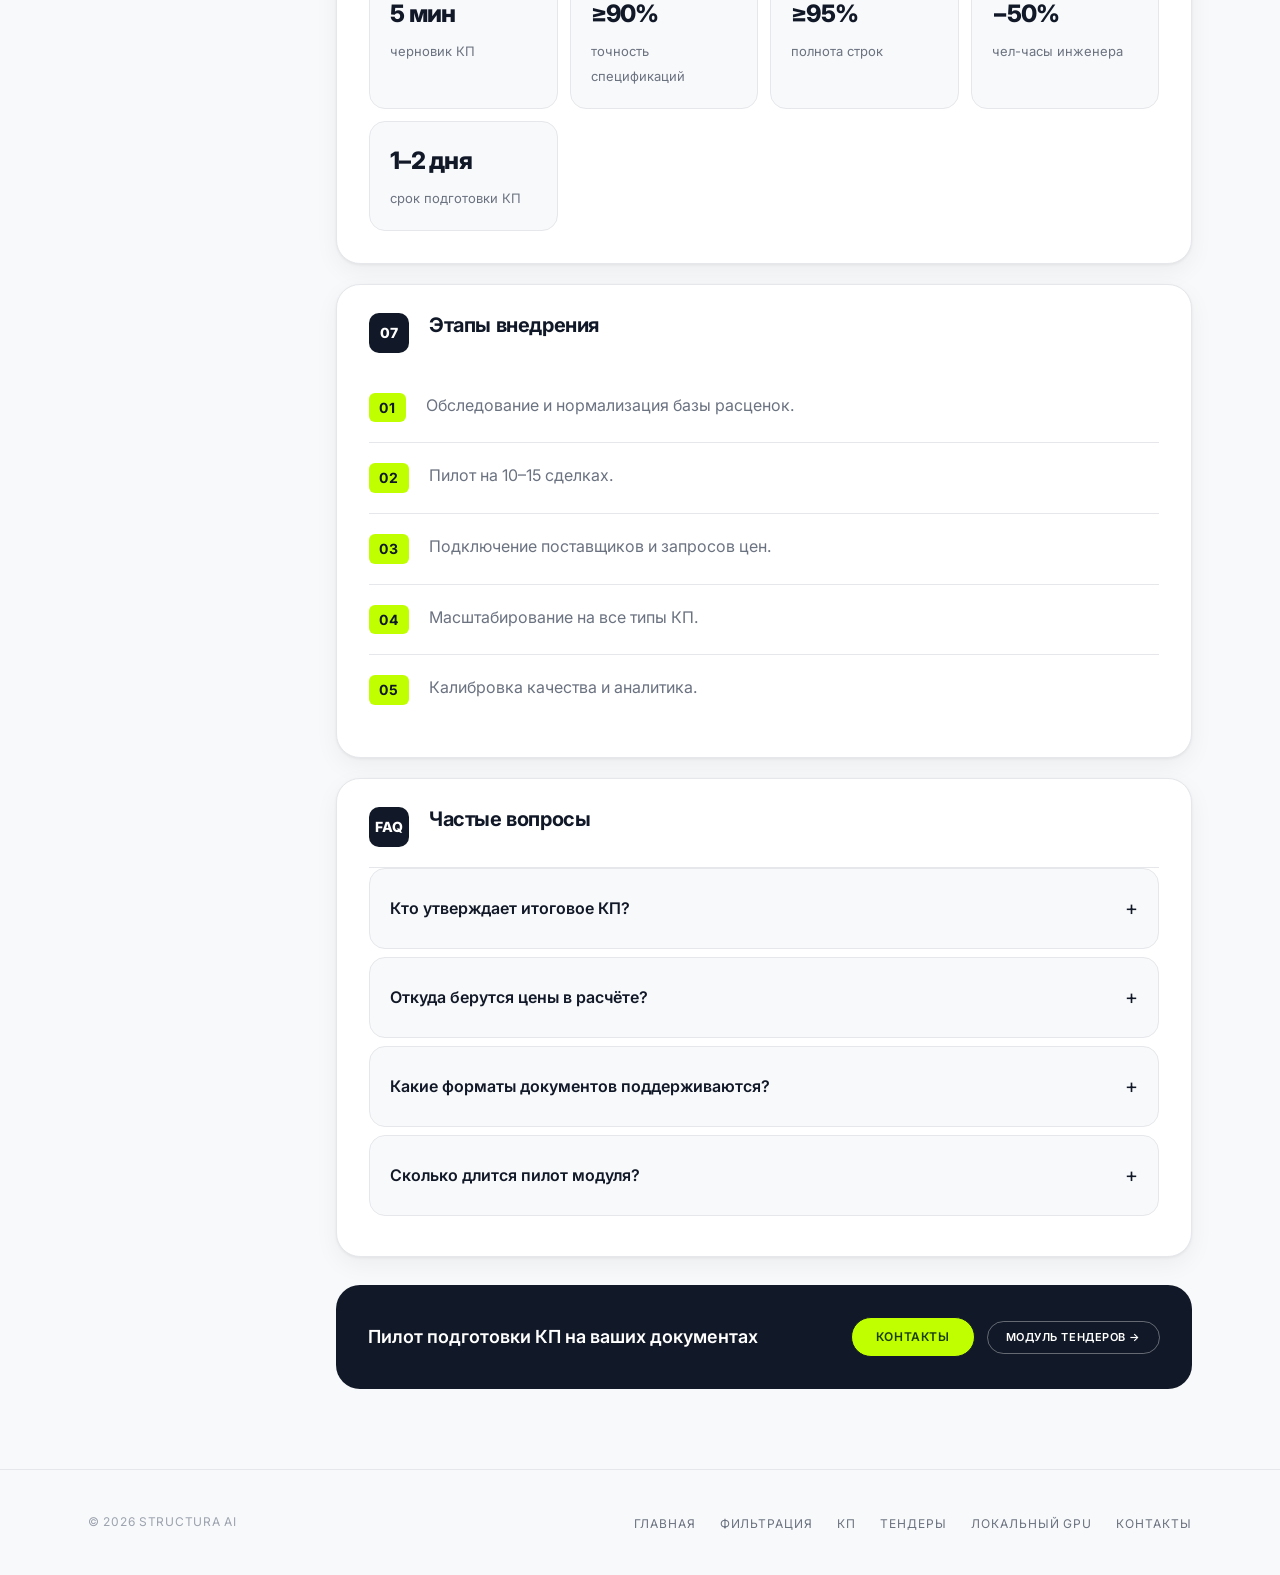
<file: module-kp.html>
<!DOCTYPE html>
<html lang="ru">
<head>
  <meta charset="UTF-8" />
  <meta name="viewport" content="width=device-width, initial-scale=1.0" />
  <meta name="description" content="Модуль подготовки коммерческих предложений — локальный GPU, OCR, расчёт сметы, Structura AI." />
  <title>Модуль подготовки КП — Structura AI</title>
  <link rel="stylesheet" href="css/styles.css" />
</head>
<body class="module-page module-page--kp">
  <header class="site-header">
    <div class="nav-inner">
      <a href="index.html" class="logo">Structura <span>AI</span></a>
      <button class="nav-toggle" type="button" aria-label="Меню" aria-expanded="false">
        <svg width="24" height="24" viewBox="0 0 24 24" fill="none" stroke="currentColor" stroke-width="1.5">
          <path d="M4 6h16M4 12h16M4 18h16"/>
        </svg>
      </button>
      <ul class="nav-links">
        <li><a href="index.html">Главная</a></li>
        <li><a href="module-filter.html">Фильтрация</a></li>
        <li><a href="module-kp.html" class="active">КП</a></li>
        <li><a href="module-tenders.html">Тендеры</a></li>
        <li><a href="local-gpu.html">Локальный GPU</a></li>
        <li><a href="index.html#contact">Контакты</a></li>
      </ul>
      <a href="index.html#contact" class="btn btn-primary btn-sm">Контакты</a>
    </div>
  </header>

  <main>
    <header class="module-hero">
      <div class="container module-hero__inner">
        <a href="index.html#solutions" class="back-link">← Все модули</a>
        <h1>Подготовка коммерческих предложений</h1>
        <p class="lead">Извлечение спецификаций, сопоставление с расценками и черновик КП на локальном GPU — с детерминированным расчётом и контролем инженера.</p>
        <div class="module-hero__stats">
          <div class="mod-stat"><strong>5 мин</strong><span>черновик КП</span></div>
          <div class="mod-stat"><strong>≥90%</strong><span>точность извлечения</span></div>
          <div class="mod-stat"><strong>−50%</strong><span>чел-часы инженера</span></div>
        </div>
      </div>
    </header>

    <div class="module-body">
      <div class="container module-layout">
        <aside class="mod-toc">
          <span class="mod-toc__label">Содержание</span>
          <nav aria-label="Разделы страницы">
            <a href="#gpu">Локальный GPU</a>
            <a href="#purpose">Назначение</a>
            <a href="#delivery">Поставка</a>
            <a href="#arch">Архитектура</a>
            <a href="#quality">Ограничения</a>
            <a href="#metrics">Показатели</a>
            <a href="#rollout">Внедрение</a>
            <a href="#faq">FAQ</a>
          </nav>
        </aside>

        <div class="mod-content">
          <section class="mod-section" id="gpu">
            <div class="mod-section__head">
              <span class="mod-section__num">01</span>
              <div class="mod-section__titles">
                <h2>Локальное исполнение на GPU</h2>
                <span class="mod-section__tag">Ключевой принцип</span>
              </div>
            </div>
            <div class="mod-section__body">
              <p>Система разворачивается в инфраструктуре заказчика и выполняет обработку документов, сопоставление спецификаций и генерацию черновиков КП на локальном GPU.</p>
              <div class="principle-panel">
                <p>Подход:</p>
                <ul>
                  <li>Языковая модель — для понимания документов и классификации.</li>
                  <li>Все числовые расчёты выполняются детерминированно.</li>
                  <li>Цены только из справочников, прайсов и проверенных источников.</li>
                  <li>Данные не уходят во внешние модели без разрешения заказчика.</li>
                </ul>
              </div>
              <ul class="mod-benefits">
                <li>Защита коммерчески чувствительной информации</li>
                <li>Соответствие требованиям 152-ФЗ</li>
                <li>Работа при недоступности внешних сервисов</li>
                <li>Предсказуемая производительность и стоимость</li>
              </ul>
            </div>
          </section>

          <section class="mod-section" id="purpose">
            <div class="mod-section__head">
              <span class="mod-section__num">02</span>
              <div class="mod-section__titles">
                <h2>Назначение модуля</h2>
                <span class="mod-section__tag">Автоматизация механической части</span>
              </div>
            </div>
            <div class="mod-section__body">
              <ol class="mod-tasks">
                <li>Извлечение спецификаций из PDF/DOCX/XLSX.</li>
                <li>Сопоставление с базой расценок.</li>
                <li>Получение цен поставщиков.</li>
                <li>Расчёт сметы.</li>
                <li>Формирование черновика КП и сопроводительных документов.</li>
              </ol>
              <p>Финальная ответственность за КП остаётся за инженером.</p>
            </div>
          </section>

          <section class="mod-section" id="delivery">
            <div class="mod-section__head">
              <span class="mod-section__num">03</span>
              <div class="mod-section__titles">
                <h2>Что входит в поставку</h2>
              </div>
            </div>
            <div class="mod-section__body">
              <ul class="mod-chips">
                <li>PDF, DOCX, XLSX, JPG, PNG</li>
                <li>OCR на русском</li>
                <li>Извлечение из таблиц</li>
                <li>База расценок</li>
                <li>Прайсы поставщиков</li>
                <li>Расчёт сметы</li>
                <li>DOCX/PDF по шаблонам</li>
                <li>Чеклист готовности</li>
                <li>Версионирование и аудит</li>
              </ul>
            </div>
          </section>

          <section class="mod-section" id="arch">
            <div class="mod-section__head">
              <span class="mod-section__num">04</span>
              <div class="mod-section__titles">
                <h2>Архитектура решения</h2>
              </div>
            </div>
            <div class="mod-section__body">
              <ul class="mod-arch-rows">
                <li><strong>Компонент</strong><span>Назначение</span></li>
                <li><strong>Document Ingestion</strong><span>Загрузка и классификация документов</span></li>
                <li><strong>OCR Engine</strong><span>Распознавание сканов</span></li>
                <li><strong>Local LLM Extractor</strong><span>Извлечение структурированных данных</span></li>
                <li><strong>Matching Engine</strong><span>Сопоставление с базой расценок</span></li>
                <li><strong>Pricing Service</strong><span>Работа с прайсами поставщиков</span></li>
                <li><strong>Calculation Engine</strong><span>Детерминированный расчёт сметы</span></li>
                <li><strong>Document Generator</strong><span>Формирование КП и PDF</span></li>
                <li><strong>Bitrix24 Integration</strong><span>Связь со сделкой и артефакты</span></li>
              </ul>
              <p class="arch-note">Стек: Python + LangGraph + PostgreSQL + локальная LLM + OCR.</p>
            </div>
          </section>

          <section class="mod-section" id="quality">
            <div class="mod-section__head">
              <span class="mod-section__num">05</span>
              <div class="mod-section__titles">
                <h2>Ограничения и гарантии качества</h2>
              </div>
            </div>
            <div class="mod-section__body">
              <div class="mod-split">
                <div class="mod-split__col mod-split__col--no">
                  <h4>Система не имеет права</h4>
                  <ul>
                    <li>Генерировать цены, объёмы или коэффициенты.</li>
                    <li>Использовать цену без источника.</li>
                    <li>Финализировать КП без проверки инженером.</li>
                    <li>Отправлять КП клиенту автоматически.</li>
                  </ul>
                </div>
                <div class="mod-split__col mod-split__col--yes">
                  <h4>Система обязана</h4>
                  <ul>
                    <li>Хранить источник каждой цены.</li>
                    <li>Показывать трассировку расчётов.</li>
                    <li>Подсвечивать аномальные позиции.</li>
                    <li>Вести полный журнал изменений.</li>
                  </ul>
                </div>
              </div>
            </div>
          </section>

          <section class="mod-section" id="metrics">
            <div class="mod-section__head">
              <span class="mod-section__num">06</span>
              <div class="mod-section__titles">
                <h2>Целевые показатели</h2>
              </div>
            </div>
            <div class="mod-section__body">
              <div class="mod-metrics">
                <div class="mod-metric"><strong>5 мин</strong><span>черновик КП</span></div>
                <div class="mod-metric"><strong>≥90%</strong><span>точность спецификаций</span></div>
                <div class="mod-metric"><strong>≥95%</strong><span>полнота строк</span></div>
                <div class="mod-metric"><strong>−50%</strong><span>чел-часы инженера</span></div>
                <div class="mod-metric"><strong>1–2 дня</strong><span>срок подготовки КП</span></div>
              </div>
            </div>
          </section>

          <section class="mod-section" id="rollout">
            <div class="mod-section__head">
              <span class="mod-section__num">07</span>
              <div class="mod-section__titles">
                <h2>Этапы внедрения</h2>
              </div>
            </div>
            <div class="mod-section__body">
              <ol class="steps-list">
                <li>Обследование и нормализация базы расценок.</li>
                <li>Пилот на 10–15 сделках.</li>
                <li>Подключение поставщиков и запросов цен.</li>
                <li>Масштабирование на все типы КП.</li>
                <li>Калибровка качества и аналитика.</li>
              </ol>
            </div>
          </section>

          <section class="mod-section" id="faq">
            <div class="mod-section__head">
              <span class="mod-section__num">FAQ</span>
              <div class="mod-section__titles">
                <h2>Частые вопросы</h2>
              </div>
            </div>
            <div class="mod-section__body">
              <div class="faq-list">
                <details class="faq-item">
                  <summary>Кто утверждает итоговое КП?</summary>
                  <p>Инженер или ответственный специалист. Система формирует черновик и не отправляет КП клиенту автоматически.</p>
                </details>
                <details class="faq-item">
                  <summary>Откуда берутся цены в расчёте?</summary>
                  <p>Только из справочников, прайсов и проверенных источников. Каждая цена с трассировкой и указанием источника.</p>
                </details>
                <details class="faq-item">
                  <summary>Какие форматы документов поддерживаются?</summary>
                  <p>PDF, DOCX, XLSX, JPG, PNG; для сканов — OCR на русском языке.</p>
                </details>
                <details class="faq-item">
                  <summary>Сколько длится пилот модуля?</summary>
                  <p>Как правило, 10–15 сделок за 3–6 недель: нормализация расценок, подключение поставщиков и калибровка качества.</p>
                </details>
              </div>
            </div>
          </section>

          <div class="mod-cta-panel">
            <p>Пилот подготовки КП на ваших документах</p>
            <div class="hero-actions">
              <a href="index.html#contact" class="btn btn-primary">Контакты</a>
              <a href="module-tenders.html" class="btn btn-outline btn-sm">Модуль тендеров →</a>
            </div>
          </div>
        </div>
      </div>
    </div>
  </main>

  <footer class="site-footer">
    <div class="footer-inner">
      <p>© 2026 Structura AI</p>
      <ul class="footer-links">
        <li><a href="index.html">Главная</a></li>
        <li><a href="module-filter.html">Фильтрация</a></li>
        <li><a href="module-kp.html">КП</a></li>
        <li><a href="module-tenders.html">Тендеры</a></li>
        <li><a href="local-gpu.html">Локальный GPU</a></li>
        <li><a href="index.html#contact">Контакты</a></li>
      </ul>
    </div>
  </footer>

  <script src="js/main.js"></script>
</body>
</html>
</file>
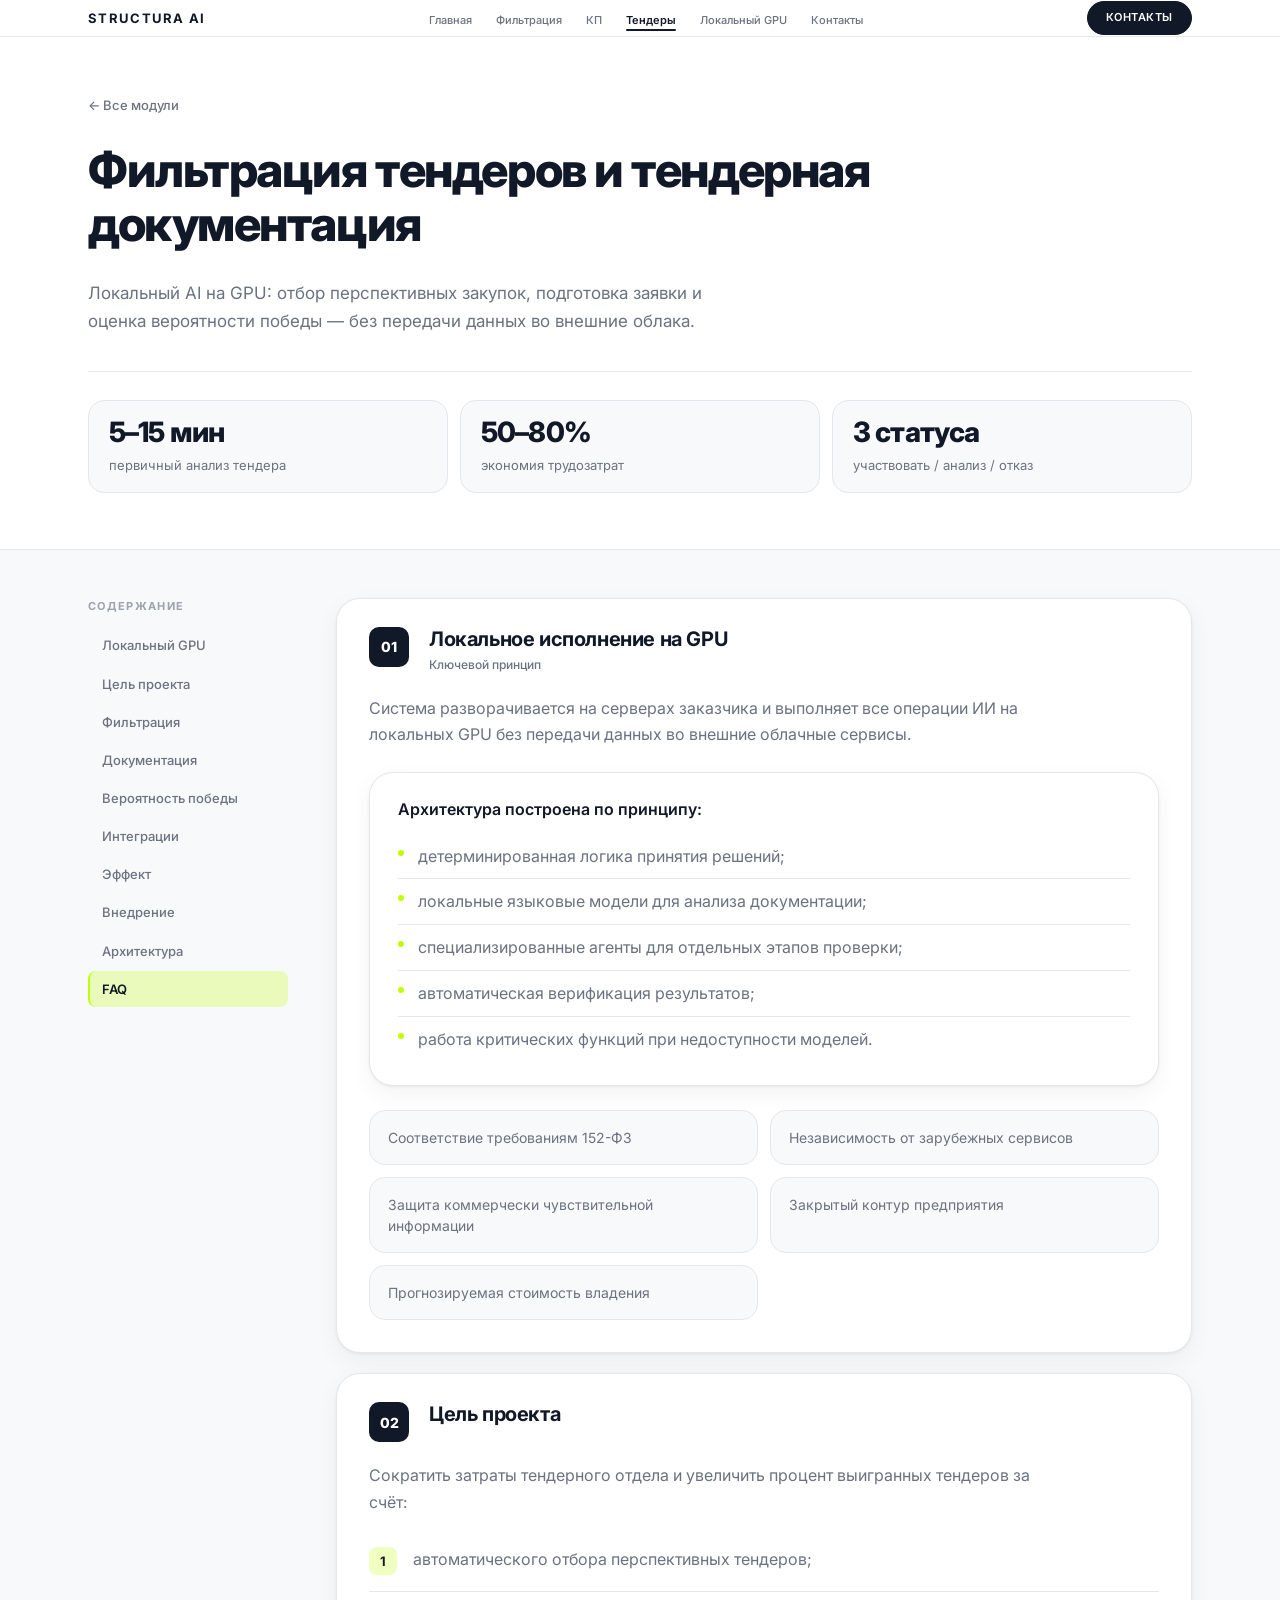
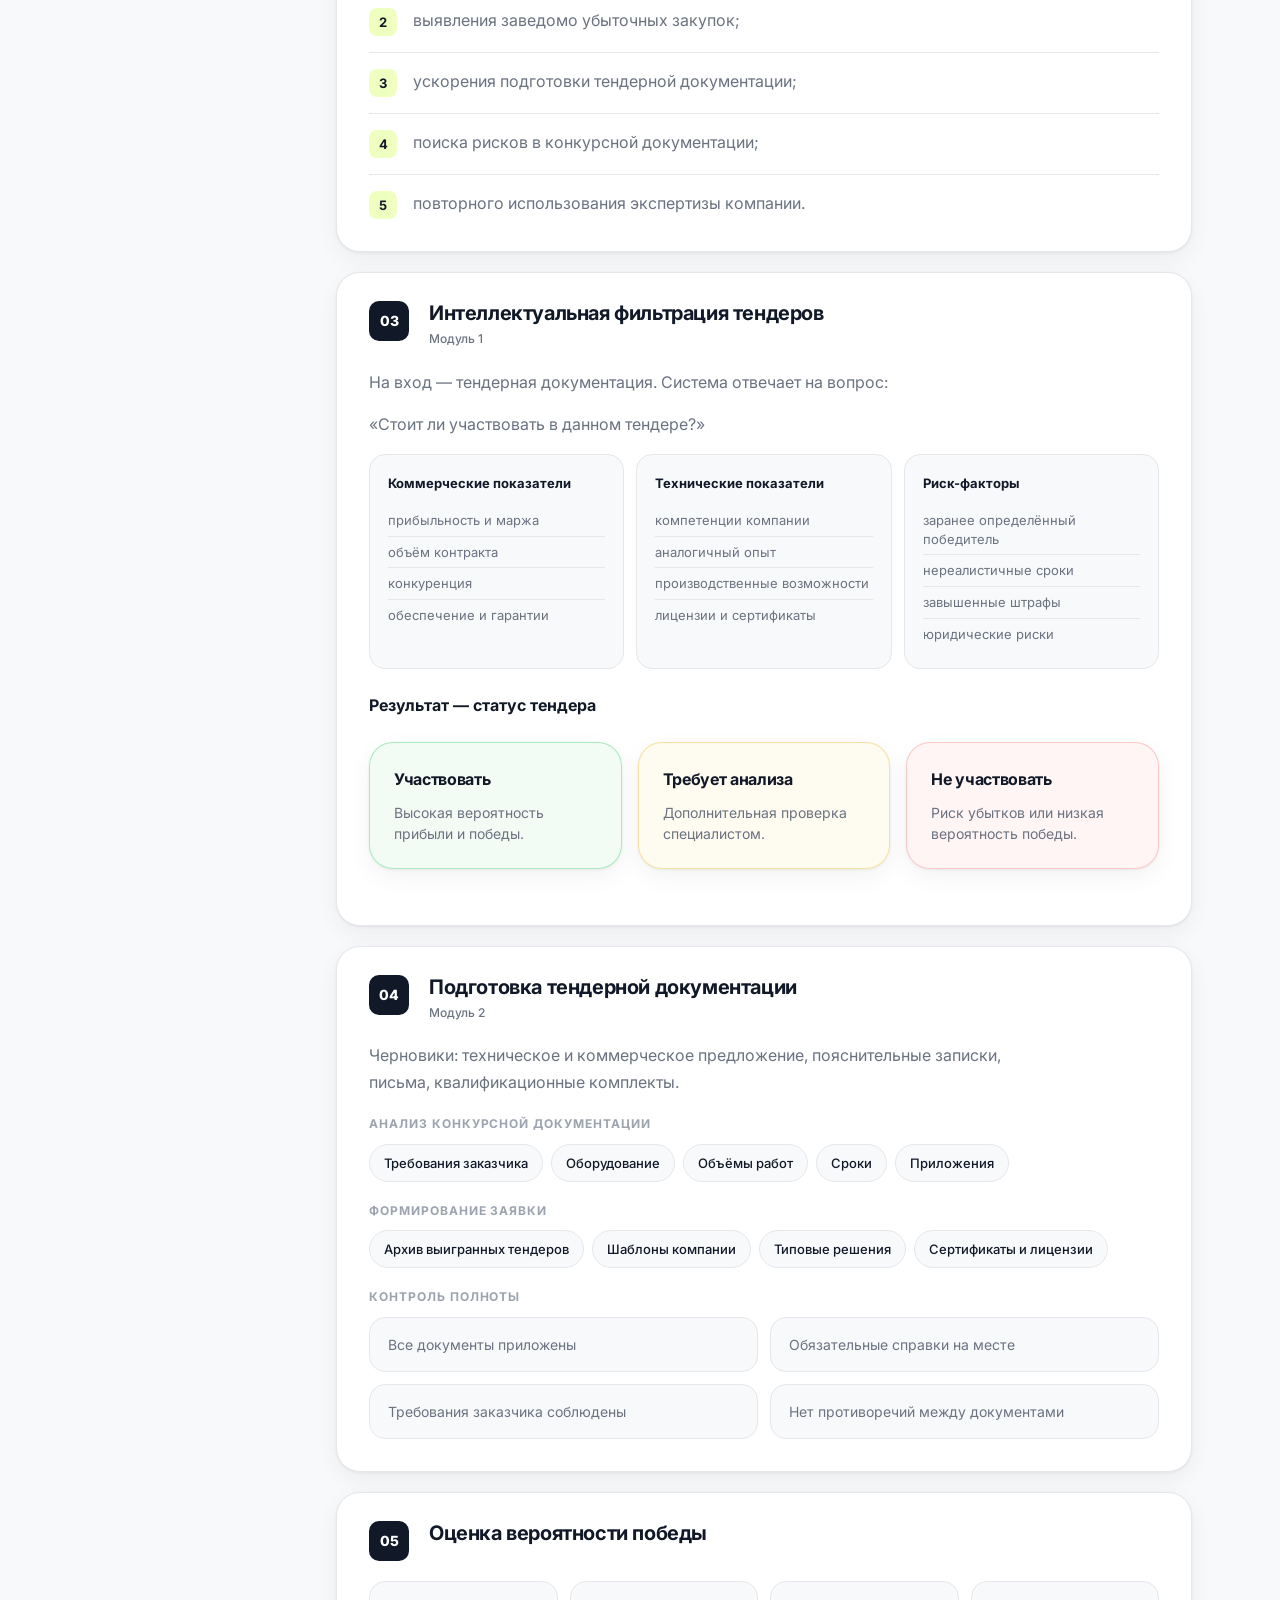
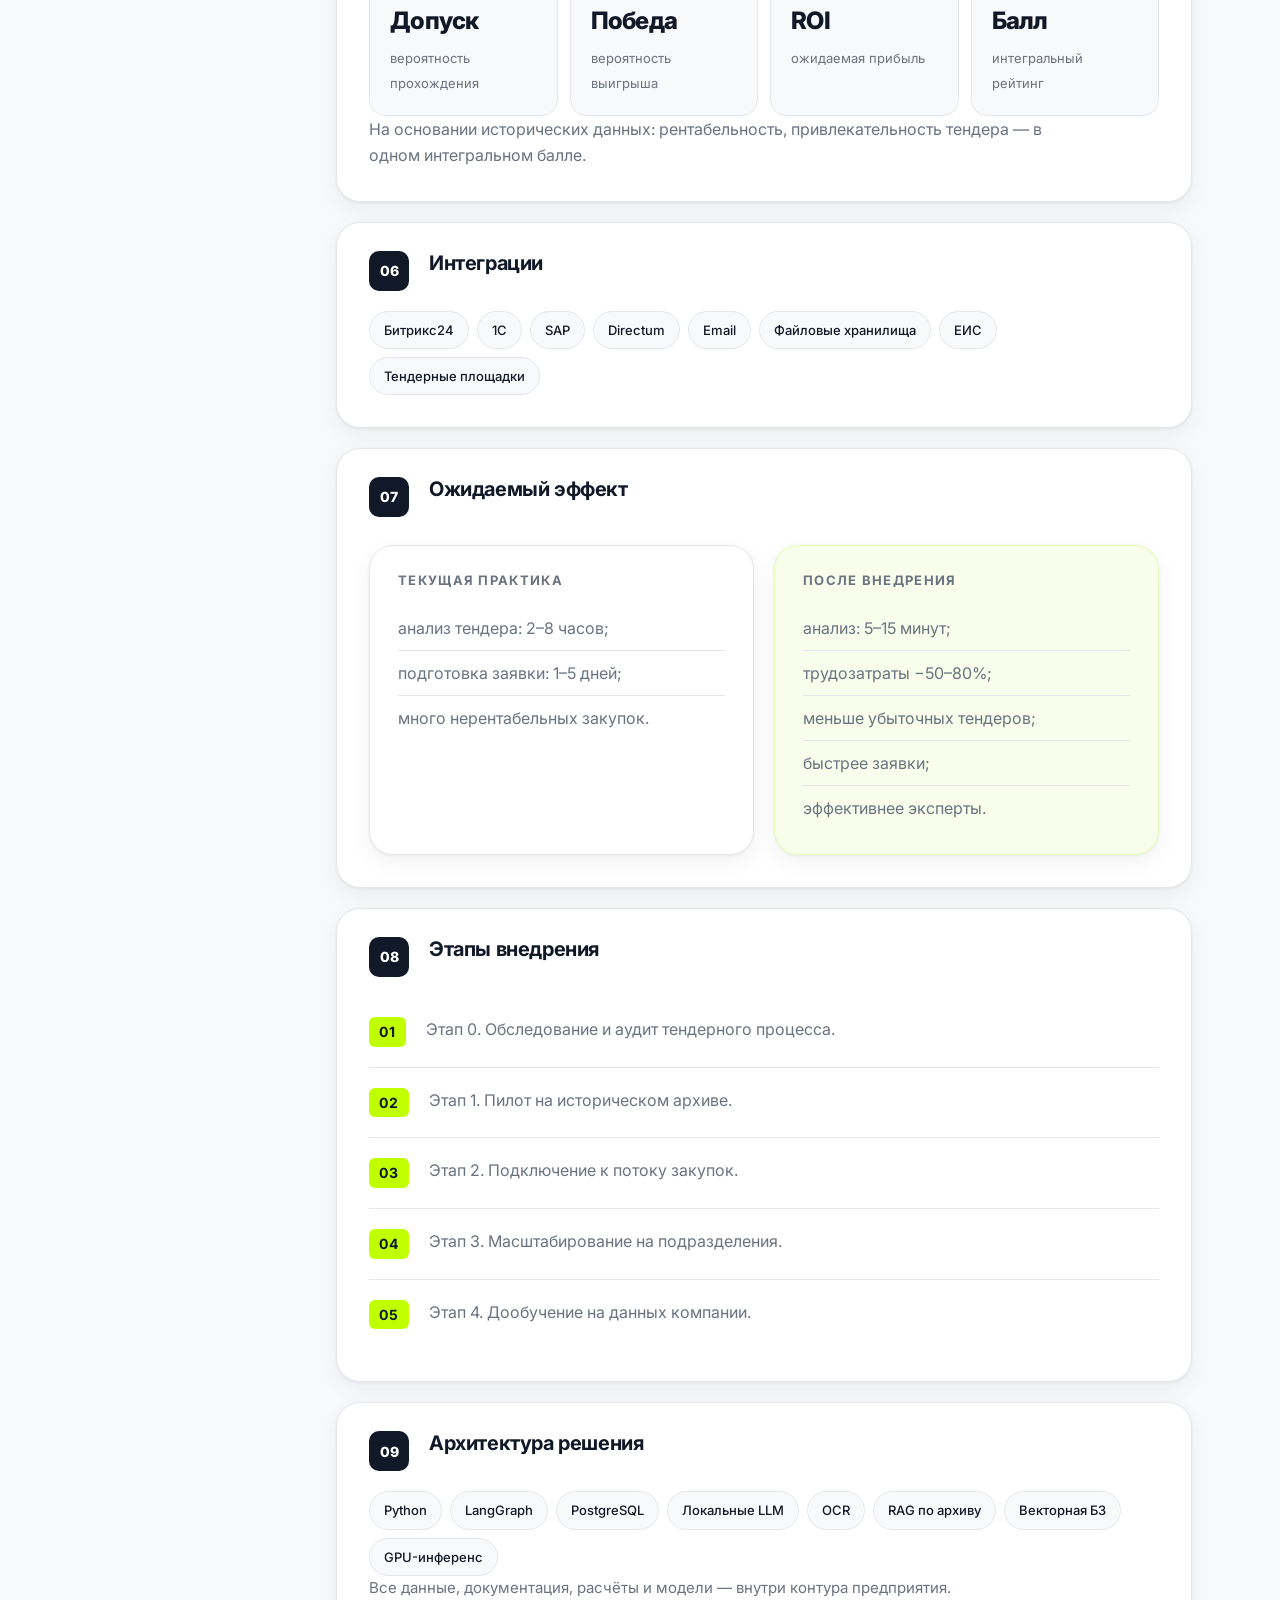
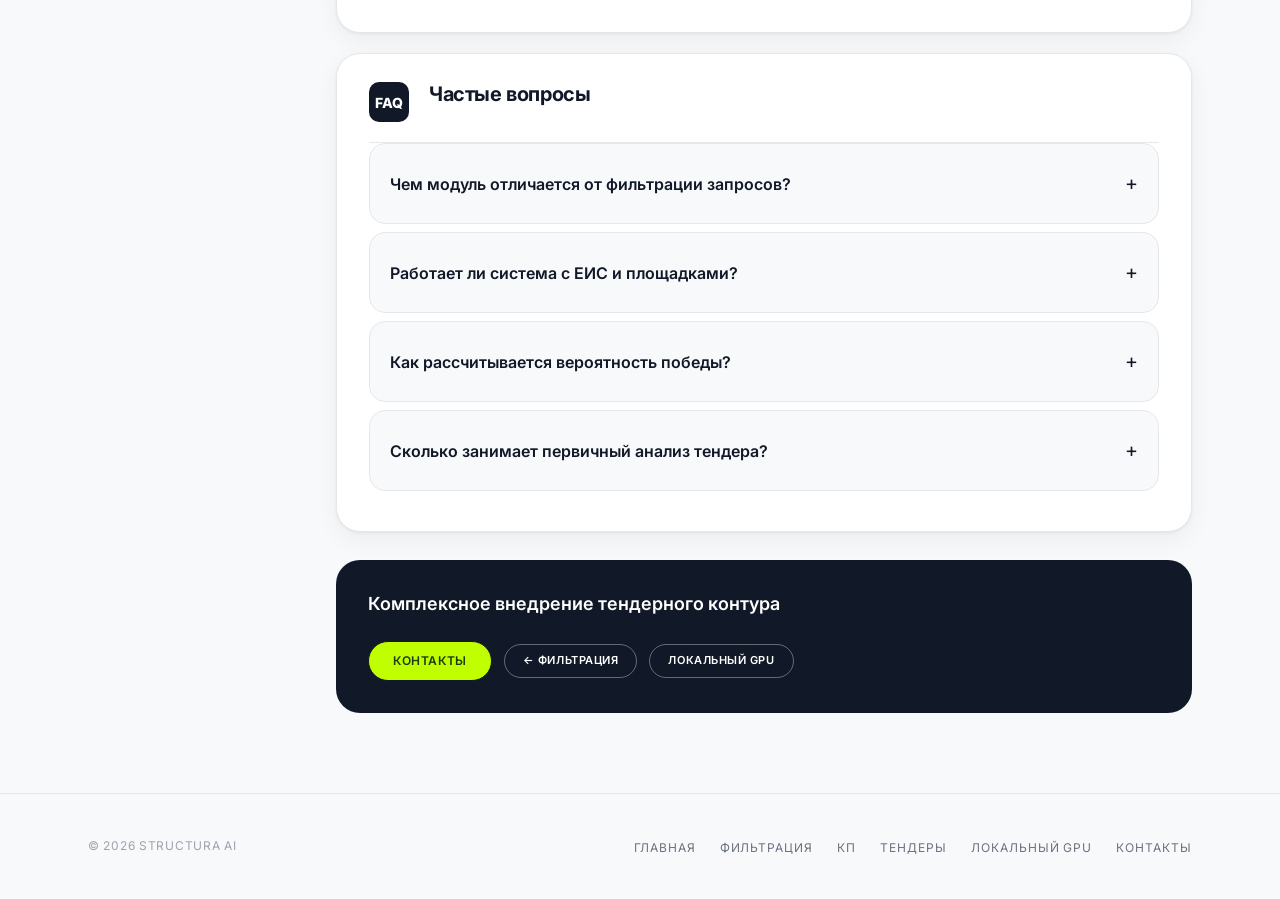
<file: module-tenders.html>
<!DOCTYPE html>
<html lang="ru">
<head>
  <meta charset="UTF-8" />
  <meta name="viewport" content="width=device-width, initial-scale=1.0" />
  <meta name="description" content="Интеллектуальная фильтрация тендеров и подготовка тендерной документации — Structura AI." />
  <title>Тендеры — фильтрация и документация — Structura AI</title>
  <link rel="stylesheet" href="css/styles.css" />
</head>
<body class="module-page module-page--tenders">
  <header class="site-header">
    <div class="nav-inner">
      <a href="index.html" class="logo">Structura <span>AI</span></a>
      <button class="nav-toggle" type="button" aria-label="Меню" aria-expanded="false">
        <svg width="24" height="24" viewBox="0 0 24 24" fill="none" stroke="currentColor" stroke-width="1.5">
          <path d="M4 6h16M4 12h16M4 18h16"/>
        </svg>
      </button>
      <ul class="nav-links">
        <li><a href="index.html">Главная</a></li>
        <li><a href="module-filter.html">Фильтрация</a></li>
        <li><a href="module-kp.html">КП</a></li>
        <li><a href="module-tenders.html" class="active">Тендеры</a></li>
        <li><a href="local-gpu.html">Локальный GPU</a></li>
        <li><a href="index.html#contact">Контакты</a></li>
      </ul>
      <a href="index.html#contact" class="btn btn-primary btn-sm">Контакты</a>
    </div>
  </header>

  <main>
    <header class="module-hero">
      <div class="container module-hero__inner">
        <a href="index.html#solutions" class="back-link">← Все модули</a>
        <h1>Фильтрация тендеров и тендерная документация</h1>
        <p class="lead">Локальный AI на GPU: отбор перспективных закупок, подготовка заявки и оценка вероятности победы — без передачи данных во внешние облака.</p>
        <div class="module-hero__stats">
          <div class="mod-stat"><strong>5–15 мин</strong><span>первичный анализ тендера</span></div>
          <div class="mod-stat"><strong>50–80%</strong><span>экономия трудозатрат</span></div>
          <div class="mod-stat"><strong>3 статуса</strong><span>участвовать / анализ / отказ</span></div>
        </div>
      </div>
    </header>

    <div class="module-body">
      <div class="container module-layout">
        <aside class="mod-toc">
          <span class="mod-toc__label">Содержание</span>
          <nav aria-label="Разделы страницы">
            <a href="#gpu">Локальный GPU</a>
            <a href="#goal">Цель проекта</a>
            <a href="#filter">Фильтрация</a>
            <a href="#docs">Документация</a>
            <a href="#win">Вероятность победы</a>
            <a href="#integrations">Интеграции</a>
            <a href="#effect">Эффект</a>
            <a href="#rollout">Внедрение</a>
            <a href="#arch">Архитектура</a>
            <a href="#faq">FAQ</a>
          </nav>
        </aside>

        <div class="mod-content">
          <section class="mod-section" id="gpu">
            <div class="mod-section__head">
              <span class="mod-section__num">01</span>
              <div class="mod-section__titles">
                <h2>Локальное исполнение на GPU</h2>
                <span class="mod-section__tag">Ключевой принцип</span>
              </div>
            </div>
            <div class="mod-section__body">
              <p>Система разворачивается на серверах заказчика и выполняет все операции ИИ на локальных GPU без передачи данных во внешние облачные сервисы.</p>
              <div class="principle-panel">
                <p>Архитектура построена по принципу:</p>
                <ul>
                  <li>детерминированная логика принятия решений;</li>
                  <li>локальные языковые модели для анализа документации;</li>
                  <li>специализированные агенты для отдельных этапов проверки;</li>
                  <li>автоматическая верификация результатов;</li>
                  <li>работа критических функций при недоступности моделей.</li>
                </ul>
              </div>
              <ul class="mod-benefits">
                <li>Соответствие требованиям 152-ФЗ</li>
                <li>Независимость от зарубежных сервисов</li>
                <li>Защита коммерчески чувствительной информации</li>
                <li>Закрытый контур предприятия</li>
                <li>Прогнозируемая стоимость владения</li>
              </ul>
            </div>
          </section>

          <section class="mod-section" id="goal">
            <div class="mod-section__head">
              <span class="mod-section__num">02</span>
              <div class="mod-section__titles">
                <h2>Цель проекта</h2>
              </div>
            </div>
            <div class="mod-section__body">
              <p>Сократить затраты тендерного отдела и увеличить процент выигранных тендеров за счёт:</p>
              <ol class="mod-tasks">
                <li>автоматического отбора перспективных тендеров;</li>
                <li>выявления заведомо убыточных закупок;</li>
                <li>ускорения подготовки тендерной документации;</li>
                <li>поиска рисков в конкурсной документации;</li>
                <li>повторного использования экспертизы компании.</li>
              </ol>
            </div>
          </section>

          <section class="mod-section" id="filter">
            <div class="mod-section__head">
              <span class="mod-section__num">03</span>
              <div class="mod-section__titles">
                <h2>Интеллектуальная фильтрация тендеров</h2>
                <span class="mod-section__tag">Модуль 1</span>
              </div>
            </div>
            <div class="mod-section__body">
              <p>На вход — тендерная документация. Система отвечает на вопрос:</p>
              <p class="lead-quote">«Стоит ли участвовать в данном тендере?»</p>
              <div class="mod-subcards">
                <div class="mod-subcard">
                  <h4>Коммерческие показатели</h4>
                  <ul>
                    <li>прибыльность и маржа</li>
                    <li>объём контракта</li>
                    <li>конкуренция</li>
                    <li>обеспечение и гарантии</li>
                  </ul>
                </div>
                <div class="mod-subcard">
                  <h4>Технические показатели</h4>
                  <ul>
                    <li>компетенции компании</li>
                    <li>аналогичный опыт</li>
                    <li>производственные возможности</li>
                    <li>лицензии и сертификаты</li>
                  </ul>
                </div>
                <div class="mod-subcard">
                  <h4>Риск-факторы</h4>
                  <ul>
                    <li>заранее определённый победитель</li>
                    <li>нереалистичные сроки</li>
                    <li>завышенные штрафы</li>
                    <li>юридические риски</li>
                  </ul>
                </div>
              </div>
              <h3>Результат — статус тендера</h3>
              <div class="tender-status-grid">
                <article class="tender-status-card tender-status-card--go">
                  <h4>Участвовать</h4>
                  <p>Высокая вероятность прибыли и победы.</p>
                </article>
                <article class="tender-status-card tender-status-card--review">
                  <h4>Требует анализа</h4>
                  <p>Дополнительная проверка специалистом.</p>
                </article>
                <article class="tender-status-card tender-status-card--skip">
                  <h4>Не участвовать</h4>
                  <p>Риск убытков или низкая вероятность победы.</p>
                </article>
              </div>
            </div>
          </section>

          <section class="mod-section" id="docs">
            <div class="mod-section__head">
              <span class="mod-section__num">04</span>
              <div class="mod-section__titles">
                <h2>Подготовка тендерной документации</h2>
                <span class="mod-section__tag">Модуль 2</span>
              </div>
            </div>
            <div class="mod-section__body">
              <p>Черновики: техническое и коммерческое предложение, пояснительные записки, письма, квалификационные комплекты.</p>
              <h4>Анализ конкурсной документации</h4>
              <ul class="mod-chips">
                <li>Требования заказчика</li>
                <li>Оборудование</li>
                <li>Объёмы работ</li>
                <li>Сроки</li>
                <li>Приложения</li>
              </ul>
              <h4>Формирование заявки</h4>
              <ul class="mod-chips">
                <li>Архив выигранных тендеров</li>
                <li>Шаблоны компании</li>
                <li>Типовые решения</li>
                <li>Сертификаты и лицензии</li>
              </ul>
              <h4>Контроль полноты</h4>
              <ul class="mod-benefits">
                <li>Все документы приложены</li>
                <li>Обязательные справки на месте</li>
                <li>Требования заказчика соблюдены</li>
                <li>Нет противоречий между документами</li>
              </ul>
            </div>
          </section>

          <section class="mod-section" id="win">
            <div class="mod-section__head">
              <span class="mod-section__num">05</span>
              <div class="mod-section__titles">
                <h2>Оценка вероятности победы</h2>
              </div>
            </div>
            <div class="mod-section__body">
              <div class="mod-metrics">
                <div class="mod-metric"><strong>Допуск</strong><span>вероятность прохождения</span></div>
                <div class="mod-metric"><strong>Победа</strong><span>вероятность выигрыша</span></div>
                <div class="mod-metric"><strong>ROI</strong><span>ожидаемая прибыль</span></div>
                <div class="mod-metric"><strong>Балл</strong><span>интегральный рейтинг</span></div>
              </div>
              <p>На основании исторических данных: рентабельность, привлекательность тендера — в одном интегральном балле.</p>
            </div>
          </section>

          <section class="mod-section" id="integrations">
            <div class="mod-section__head">
              <span class="mod-section__num">06</span>
              <div class="mod-section__titles">
                <h2>Интеграции</h2>
              </div>
            </div>
            <div class="mod-section__body">
              <ul class="mod-chips">
                <li>Битрикс24</li>
                <li>1С</li>
                <li>SAP</li>
                <li>Directum</li>
                <li>Email</li>
                <li>Файловые хранилища</li>
                <li>ЕИС</li>
                <li>Тендерные площадки</li>
              </ul>
            </div>
          </section>

          <section class="mod-section" id="effect">
            <div class="mod-section__head">
              <span class="mod-section__num">07</span>
              <div class="mod-section__titles">
                <h2>Ожидаемый эффект</h2>
              </div>
            </div>
            <div class="mod-section__body">
              <div class="effect-compare">
                <div class="effect-col">
                  <h4>Текущая практика</h4>
                  <ul>
                    <li>анализ тендера: 2–8 часов;</li>
                    <li>подготовка заявки: 1–5 дней;</li>
                    <li>много нерентабельных закупок.</li>
                  </ul>
                </div>
                <div class="effect-col effect-col--after">
                  <h4>После внедрения</h4>
                  <ul>
                    <li>анализ: 5–15 минут;</li>
                    <li>трудозатраты −50–80%;</li>
                    <li>меньше убыточных тендеров;</li>
                    <li>быстрее заявки;</li>
                    <li>эффективнее эксперты.</li>
                  </ul>
                </div>
              </div>
            </div>
          </section>

          <section class="mod-section" id="rollout">
            <div class="mod-section__head">
              <span class="mod-section__num">08</span>
              <div class="mod-section__titles">
                <h2>Этапы внедрения</h2>
              </div>
            </div>
            <div class="mod-section__body">
              <ol class="steps-list">
                <li>Этап 0. Обследование и аудит тендерного процесса.</li>
                <li>Этап 1. Пилот на историческом архиве.</li>
                <li>Этап 2. Подключение к потоку закупок.</li>
                <li>Этап 3. Масштабирование на подразделения.</li>
                <li>Этап 4. Дообучение на данных компании.</li>
              </ol>
            </div>
          </section>

          <section class="mod-section" id="arch">
            <div class="mod-section__head">
              <span class="mod-section__num">09</span>
              <div class="mod-section__titles">
                <h2>Архитектура решения</h2>
              </div>
            </div>
            <div class="mod-section__body">
              <ul class="mod-chips">
                <li>Python</li>
                <li>LangGraph</li>
                <li>PostgreSQL</li>
                <li>Локальные LLM</li>
                <li>OCR</li>
                <li>RAG по архиву</li>
                <li>Векторная БЗ</li>
                <li>GPU-инференс</li>
              </ul>
              <p class="arch-note">Все данные, документация, расчёты и модели — внутри контура предприятия.</p>
            </div>
          </section>

          <section class="mod-section" id="faq">
            <div class="mod-section__head">
              <span class="mod-section__num">FAQ</span>
              <div class="mod-section__titles">
                <h2>Частые вопросы</h2>
              </div>
            </div>
            <div class="mod-section__body">
              <div class="faq-list">
                <details class="faq-item">
                  <summary>Чем модуль отличается от фильтрации запросов?</summary>
                  <p>Фильтрация запросов — входящий поток до КП. Тендерный модуль охватывает полный цикл: отбор закупок, документацию заявки и оценку вероятности победы.</p>
                </details>
                <details class="faq-item">
                  <summary>Работает ли система с ЕИС и площадками?</summary>
                  <p>Да. Поддерживаются ЕИС, коммерческие площадки, почта и корпоративные хранилища — в зависимости от вашей интеграции.</p>
                </details>
                <details class="faq-item">
                  <summary>Как рассчитывается вероятность победы?</summary>
                  <p>На основе исторических данных компании: допуск, победа, прибыль и рентабельность — в виде интегрального балла.</p>
                </details>
                <details class="faq-item">
                  <summary>Сколько занимает первичный анализ тендера?</summary>
                  <p>После внедрения — 5–15 минут вместо 2–8 часов при ручной обработке.</p>
                </details>
              </div>
            </div>
          </section>

          <div class="mod-cta-panel">
            <p>Комплексное внедрение тендерного контура</p>
            <div class="hero-actions">
              <a href="index.html#contact" class="btn btn-primary">Контакты</a>
              <a href="module-filter.html" class="btn btn-outline btn-sm">← Фильтрация</a>
              <a href="local-gpu.html" class="btn btn-outline btn-sm">Локальный GPU</a>
            </div>
          </div>
        </div>
      </div>
    </div>
  </main>

  <footer class="site-footer">
    <div class="footer-inner">
      <p>© 2026 Structura AI</p>
      <ul class="footer-links">
        <li><a href="index.html">Главная</a></li>
        <li><a href="module-filter.html">Фильтрация</a></li>
        <li><a href="module-kp.html">КП</a></li>
        <li><a href="module-tenders.html">Тендеры</a></li>
        <li><a href="local-gpu.html">Локальный GPU</a></li>
        <li><a href="index.html#contact">Контакты</a></li>
      </ul>
    </div>
  </footer>

  <script src="js/main.js"></script>
</body>
</html>
</file>
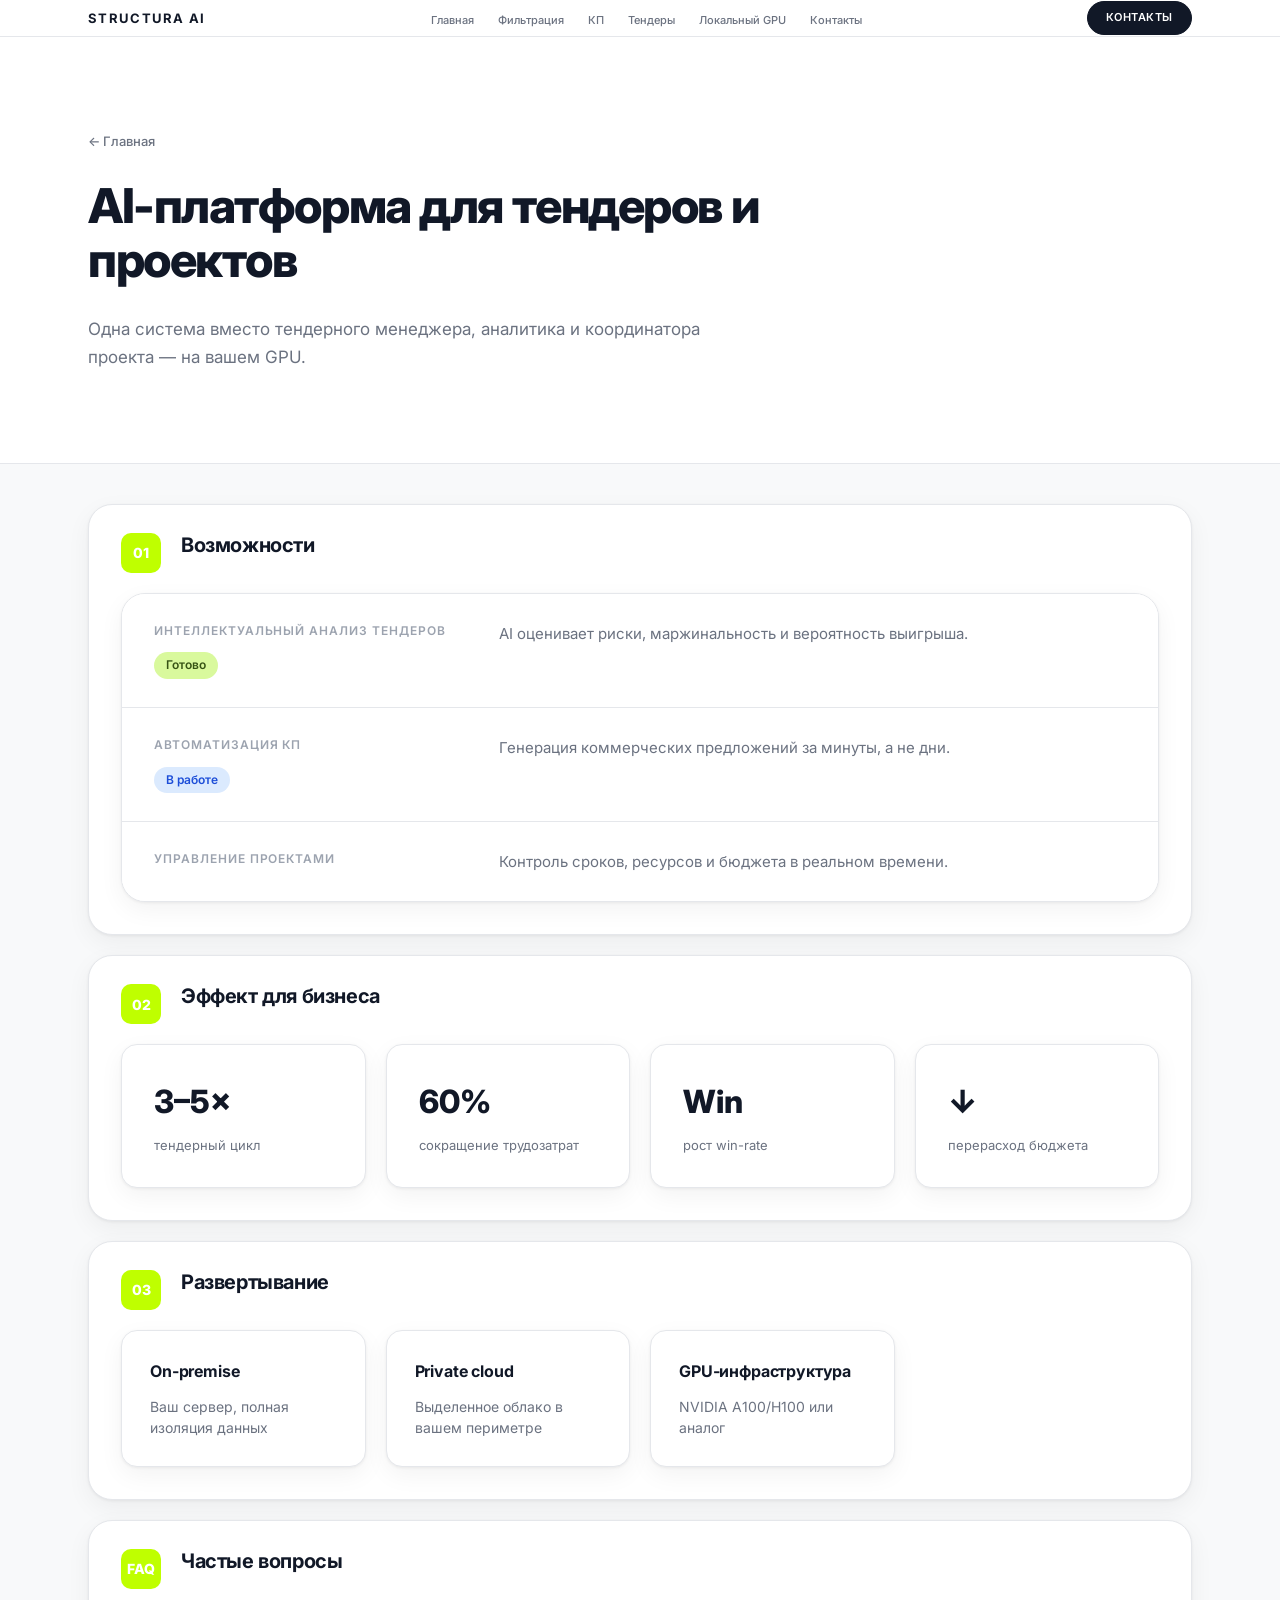
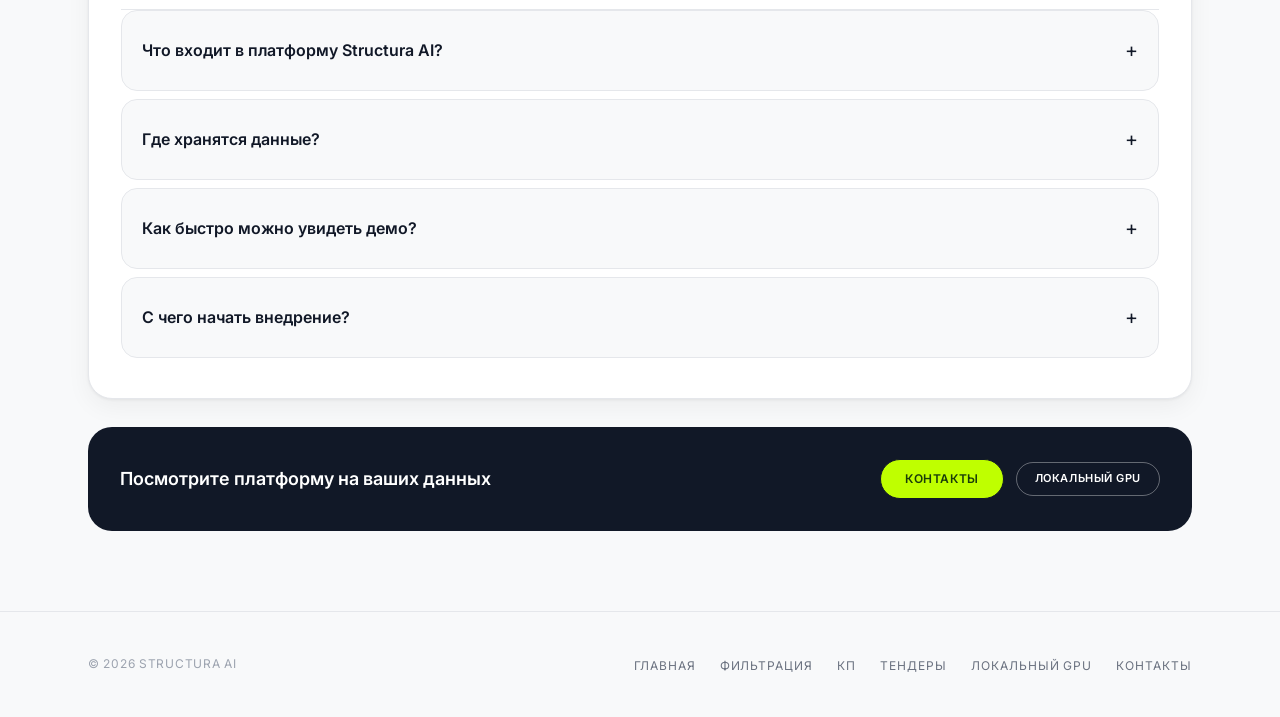
<file: product.html>
<!DOCTYPE html>
<html lang="ru">
<head>
  <meta charset="UTF-8" />
  <meta name="viewport" content="width=device-width, initial-scale=1.0" />
  <meta name="description" content="AI-платформа для управления строительными тендерами и проектами." />
  <title>Продукт — Structura AI</title>
  <link rel="stylesheet" href="css/styles.css" />
</head>
<body class="subpage">
  <header class="site-header">
    <div class="nav-inner">
      <a href="index.html" class="logo">Structura <span>AI</span></a>
      <button class="nav-toggle" type="button" aria-label="Меню" aria-expanded="false">
        <svg width="24" height="24" viewBox="0 0 24 24" fill="none" stroke="currentColor" stroke-width="1.5">
          <path d="M4 6h16M4 12h16M4 18h16"/>
        </svg>
      </button>
      <ul class="nav-links">
        <li><a href="index.html">Главная</a></li>
        <li><a href="module-filter.html">Фильтрация</a></li>
        <li><a href="module-kp.html">КП</a></li>
        <li><a href="module-tenders.html">Тендеры</a></li>
        <li><a href="local-gpu.html">Локальный GPU</a></li>
        <li><a href="index.html#contact">Контакты</a></li>
      </ul>
      <a href="index.html#contact" class="btn btn-primary btn-sm">Контакты</a>
    </div>
  </header>

  <main>
    <header class="module-hero">
      <div class="container module-hero__inner">
        <a href="index.html" class="back-link">← Главная</a>
        <h1>AI-платформа для тендеров и проектов</h1>
        <p class="lead">Одна система вместо тендерного менеджера, аналитика и координатора проекта — на вашем GPU.</p>
      </div>
    </header>

    <div class="module-body module-body--stacked">
      <div class="container">
        <div class="mod-content">

    <section class="mod-section">
      <div class="mod-section__head">
        <span class="mod-section__num">01</span>
        <div class="mod-section__titles">
          <h2>Возможности</h2>
        </div>
      </div>
      <div class="mod-section__body">
        <div class="features-table">
          <div class="feature-row">
            <div>
              <h4>Интеллектуальный анализ тендеров</h4>
              <span class="status-pill status-complete">Готово</span>
            </div>
            <p>AI оценивает риски, маржинальность и вероятность выигрыша.</p>
          </div>
          <div class="feature-row">
            <div>
              <h4>Автоматизация КП</h4>
              <span class="status-pill status-progress">В работе</span>
            </div>
            <p>Генерация коммерческих предложений за минуты, а не дни.</p>
          </div>
          <div class="feature-row">
            <div>
              <h4>Управление проектами</h4>
            </div>
            <p>Контроль сроков, ресурсов и бюджета в реальном времени.</p>
          </div>
        </div>
      </div>
    </section>

    <section class="mod-section">
      <div class="mod-section__head">
        <span class="mod-section__num">02</span>
        <div class="mod-section__titles">
          <h2>Эффект для бизнеса</h2>
        </div>
      </div>
      <div class="mod-section__body">
        <div class="effects-grid">
          <div class="effect-card">
            <div class="value">3–5×</div>
            <div class="label">тендерный цикл</div>
          </div>
          <div class="effect-card">
            <div class="value">60%</div>
            <div class="label">сокращение трудозатрат</div>
          </div>
          <div class="effect-card">
            <div class="value">Win</div>
            <div class="label">рост win-rate</div>
          </div>
          <div class="effect-card">
            <div class="value">↓</div>
            <div class="label">перерасход бюджета</div>
          </div>
        </div>
      </div>
    </section>

    <section class="mod-section">
      <div class="mod-section__head">
        <span class="mod-section__num">03</span>
        <div class="mod-section__titles">
          <h2>Развертывание</h2>
        </div>
      </div>
      <div class="mod-section__body">
        <div class="metrics-grid metrics-grid--3">
          <article class="value-card">
            <h3>On-premise</h3>
            <p>Ваш сервер, полная изоляция данных</p>
          </article>
          <article class="value-card">
            <h3>Private cloud</h3>
            <p>Выделенное облако в вашем периметре</p>
          </article>
          <article class="value-card">
            <h3>GPU-инфраструктура</h3>
            <p>NVIDIA A100/H100 или аналог</p>
          </article>
        </div>
      </div>
    </section>

    <section class="mod-section" id="faq">
      <div class="mod-section__head">
        <span class="mod-section__num">FAQ</span>
        <div class="mod-section__titles">
          <h2>Частые вопросы</h2>
        </div>
      </div>
      <div class="mod-section__body">
        <div class="faq-list">
          <details class="faq-item">
            <summary>Что входит в платформу Structura AI?</summary>
            <p>Модули фильтрации запросов, подготовки КП и сквозного управления тендерами на единой on-premise платформе.</p>
          </details>
          <details class="faq-item">
            <summary>Где хранятся данные?</summary>
            <p>На серверах или GPU-инфраструктуре заказчика. Облачные API не обязательны.</p>
          </details>
          <details class="faq-item">
            <summary>Как быстро можно увидеть демо?</summary>
            <p>Обычно в течение 2 недель — на ваших данных в изолированной среде.</p>
          </details>
          <details class="faq-item">
            <summary>С чего начать внедрение?</summary>
            <p>С обследования процесса и пилота одного модуля — фильтрации, КП или тендеров.</p>
          </details>
        </div>
      </div>
    </section>

    <div class="mod-cta-panel">
      <p>Посмотрите платформу на ваших данных</p>
      <div class="hero-actions">
        <a href="index.html#contact" class="btn btn-primary">Контакты</a>
        <a href="local-gpu.html" class="btn btn-outline btn-sm">Локальный GPU</a>
      </div>
    </div>

        </div>
      </div>
    </div>
  </main>

  <footer class="site-footer">
    <div class="footer-inner">
      <p>© 2026 Structura AI</p>
      <ul class="footer-links">
        <li><a href="index.html">Главная</a></li>
        <li><a href="module-filter.html">Фильтрация</a></li>
        <li><a href="module-kp.html">КП</a></li>
        <li><a href="module-tenders.html">Тендеры</a></li>
        <li><a href="local-gpu.html">Локальный GPU</a></li>
        <li><a href="index.html#contact">Контакты</a></li>
      </ul>
    </div>
  </footer>

  <script src="js/main.js"></script>
</body>
</html>
</file>
<file: css/styles.css>
/* Structura AI — Ecomora-inspired light dashboard */
@import url('https://fonts.googleapis.com/css2?family=Inter:wght@400;500;600;700;800&display=swap');

:root {
  --bg: #f8f9fa;
  --bg-soft: #f4f5f7;
  --bg-card: #ffffff;
  --bg-card-hover: #ffffff;
  --text: #111827;
  --text-muted: #6b7280;
  --text-dim: #9ca3af;
  --border: #e5e7eb;
  --accent: #111827;
  --lime: #bfff00;
  --lime-text: #1a3d0a;
  --red: #ff8080;
  --red-text: #991b1b;
  --blue-soft: #dbeafe;
  --blue-text: #1d4ed8;
  --green-soft: #d9f99d;
  --green-text: #365314;
  --shadow: 0 1px 3px rgba(0, 0, 0, 0.06), 0 8px 24px rgba(0, 0, 0, 0.05);
  --shadow-lg: 0 4px 6px rgba(0, 0, 0, 0.04), 0 20px 40px rgba(0, 0, 0, 0.08);
  --max-w: 1200px;
  --nav-h: 36px;
  --radius: 16px;
  --radius-lg: 24px;
  --radius-pill: 999px;
}

*,
*::before,
*::after {
  box-sizing: border-box;
}

html {
  scroll-behavior: smooth;
}

body {
  margin: 0;
  font-family: 'Inter', system-ui, sans-serif;
  font-size: 16px;
  line-height: 1.55;
  color: var(--text);
  background: var(--bg);
  -webkit-font-smoothing: antialiased;
}

img {
  max-width: 100%;
  height: auto;
  display: block;
}

a {
  color: inherit;
  text-decoration: none;
}

.container {
  max-width: var(--max-w);
  margin: 0 auto;
  padding: 0 clamp(20px, 4vw, 48px);
}

/* ——— Header ——— */
.site-header {
  position: fixed;
  top: 0;
  left: 0;
  right: 0;
  z-index: 200;
  background: #ffffff;
  border-bottom: 1px solid var(--border);
}

.nav-inner {
  max-width: var(--max-w);
  margin: 0 auto;
  padding: 0 clamp(20px, 4vw, 48px);
  height: var(--nav-h);
  display: flex;
  align-items: center;
  justify-content: space-between;
  gap: 24px;
}

.logo {
  font-weight: 700;
  font-size: 0.8125rem;
  letter-spacing: 0.1em;
  text-transform: uppercase;
}

.logo span {
  color: var(--text);
}

.nav-links {
  display: flex;
  align-items: center;
  gap: 0;
  list-style: none;
  margin: 0;
  padding: 0;
}

.nav-links a {
  padding: 4px 12px;
  font-size: 0.6875rem;
  font-weight: 500;
  color: var(--text-muted);
  transition: color 0.2s;
  position: relative;
}

.nav-links a:hover,
.nav-links a.active {
  color: var(--text);
  font-weight: 600;
}

.nav-links a.active::after {
  content: '';
  position: absolute;
  bottom: 0;
  left: 12px;
  right: 12px;
  height: 2px;
  background: var(--text);
  border-radius: 2px;
}

.nav-toggle {
  display: none;
  background: none;
  border: none;
  color: var(--text);
  padding: 8px;
  cursor: pointer;
}

/* ——— Buttons (единый стиль) ——— */
.btn {
  display: inline-flex;
  align-items: center;
  justify-content: center;
  gap: 8px;
  padding: 12px 24px;
  font-family: inherit;
  font-size: 0.75rem;
  font-weight: 600;
  letter-spacing: 0.05em;
  text-transform: uppercase;
  text-decoration: none;
  line-height: 1.2;
  border-radius: var(--radius-pill);
  border: 1.5px solid var(--text);
  background: var(--bg-card);
  color: var(--text);
  cursor: pointer;
  white-space: nowrap;
  transition: background 0.2s, color 0.2s, border-color 0.2s, box-shadow 0.2s;
}

.btn:hover {
  background: var(--text);
  color: var(--bg-card);
  box-shadow: var(--shadow);
}

.btn-primary {
  background: var(--text);
  border-color: var(--text);
  color: var(--bg-card);
}

.btn-primary:hover {
  background: var(--bg-card);
  color: var(--text);
  box-shadow: var(--shadow-lg);
}

.btn-outline {
  background: transparent;
  border-color: var(--text);
  color: var(--text);
}

.btn-outline:hover {
  background: var(--text);
  color: var(--bg-card);
}

.btn-sm {
  padding: 9px 18px;
  font-size: 0.6875rem;
}

.solution-card .btn,
.platform-card .btn {
  margin-top: auto;
  align-self: flex-start;
}

.platform-card .btn {
  margin-top: 20px;
}

/* ——— Hero ——— */
.hero {
  position: relative;
  min-height: 100vh;
  display: flex;
  align-items: flex-end;
  padding: calc(var(--nav-h) + 48px) 0 80px;
  overflow: hidden;
}

.hero-bg {
  position: absolute;
  inset: 0;
  z-index: 0;
  overflow: hidden;
}

.hero-bg img {
  position: absolute;
  top: 0;
  right: -4%;
  width: 68%;
  min-width: 520px;
  height: 100%;
  max-width: none;
  object-fit: cover;
  object-position: 55% 28%;
  filter: brightness(1.32) contrast(1.06) saturate(1.25);
}

.hero-bg::after {
  content: '';
  position: absolute;
  top: 0;
  right: 0;
  width: 70%;
  height: 100%;
  background: linear-gradient(
    180deg,
    rgba(255, 255, 255, 0.12) 0%,
    transparent 40%,
    transparent 70%,
    rgba(248, 249, 250, 0.15) 100%
  );
  pointer-events: none;
}

.hero-overlay {
  position: absolute;
  inset: 0;
  background:
    linear-gradient(
      90deg,
      var(--bg) 0%,
      var(--bg) 36%,
      rgba(248, 249, 250, 0.92) 44%,
      rgba(248, 249, 250, 0.45) 52%,
      rgba(248, 249, 250, 0.08) 62%,
      transparent 76%
    ),
    linear-gradient(
      180deg,
      rgba(248, 249, 250, 0.08) 0%,
      transparent 45%,
      rgba(248, 249, 250, 0.35) 88%,
      var(--bg) 100%
    );
  z-index: 1;
}

.hero .container {
  position: relative;
  z-index: 2;
  width: 100%;
}

.hero-eyebrow {
  display: flex;
  align-items: center;
  gap: 16px;
  margin-bottom: 32px;
  font-size: 0.75rem;
  letter-spacing: 0.2em;
  text-transform: uppercase;
  color: var(--text-muted);
}

.hero-counter {
  font-variant-numeric: tabular-nums;
  color: var(--text);
  font-weight: 700;
  background: var(--lime);
  padding: 2px 8px;
  border-radius: 6px;
}

.hero h1 {
  margin: 0 0 40px;
  max-width: 11em;
  font-size: clamp(2.75rem, 8vw, 5.5rem);
  font-weight: 700;
  line-height: 1.02;
  letter-spacing: -0.04em;
  color: var(--text);
}

.hero-actions,
.contact-actions,
.module-cta,
.cta-actions {
  display: flex;
  flex-wrap: wrap;
  gap: 12px;
  align-items: center;
}

/* ——— Wembi sections ——— */
.w-section {
  padding: clamp(80px, 12vh, 140px) 0;
  border-top: 1px solid var(--border);
}

.w-section--soft {
  background: var(--bg-soft);
}

.w-section__head {
  margin-bottom: 56px;
}

.w-meta {
  display: flex;
  align-items: baseline;
  gap: 12px;
  margin-bottom: 24px;
  font-size: 0.75rem;
  font-weight: 600;
  letter-spacing: 0.16em;
  text-transform: uppercase;
}

.w-meta__id {
  color: var(--text-dim);
}

.w-meta__id span {
  color: var(--text);
}

.w-meta__name {
  color: var(--text-muted);
}

.w-num {
  margin: 0 0 20px;
  font-size: clamp(0.875rem, 1.5vw, 1rem);
  font-weight: 600;
  letter-spacing: 0.12em;
  color: var(--text-dim);
}

.w-title {
  margin: 0;
  max-width: 20ch;
  font-size: clamp(2rem, 5vw, 3.5rem);
  font-weight: 700;
  line-height: 1.1;
  letter-spacing: -0.03em;
}

.w-lead {
  margin: 24px 0 0;
  max-width: 52ch;
  font-size: 1.0625rem;
  color: var(--text-muted);
  line-height: 1.65;
}

/* ——— Value grid ——— */
.metrics-grid {
  display: grid;
  grid-template-columns: repeat(4, 1fr);
  gap: 20px;
}

.metrics-grid--row {
  grid-template-columns: repeat(4, 1fr);
}

.value-card {
  background: var(--bg-card);
  padding: 28px;
  border-radius: var(--radius);
  border: 1px solid var(--border);
  box-shadow: var(--shadow);
  transition: transform 0.2s, box-shadow 0.2s;
}

.value-card:hover {
  transform: translateY(-2px);
  box-shadow: var(--shadow-lg);
}

.value-card .icon-box {
  width: 44px;
  height: 44px;
  margin-bottom: 20px;
  color: var(--text);
  background: var(--bg-soft);
  border-radius: 12px;
  border: 1px solid var(--border);
  display: grid;
  place-items: center;
}

.value-card h3 {
  margin: 0 0 10px;
  font-size: 1rem;
  font-weight: 600;
  letter-spacing: -0.01em;
}

.value-card p {
  margin: 0;
  font-size: 0.875rem;
  color: var(--text-muted);
  line-height: 1.5;
}

.pill {
  display: inline-flex;
  margin-top: 16px;
  padding: 4px 12px;
  font-size: 0.75rem;
  font-weight: 700;
  border-radius: var(--radius-pill);
  background: var(--lime);
  color: var(--lime-text);
}

/* ——— Modules stack ——— */
.cards-row {
  display: flex;
  flex-direction: column;
  gap: 0;
}

.modules-stack {
  gap: 0;
}

.solutions-row {
  display: grid;
  grid-template-columns: repeat(3, 1fr);
  gap: 16px;
  position: relative;
  padding-bottom: 20px;
}

.modules-stack .solutions-row::after {
  content: '';
  position: absolute;
  bottom: 8px;
  left: 16.67%;
  right: 16.67%;
  height: 1px;
  background: var(--border);
  z-index: 1;
}

.solution-card {
  background: var(--bg-card);
  padding: 28px 24px;
  display: flex;
  flex-direction: column;
  min-height: 300px;
  border-radius: var(--radius);
  border: 1px solid var(--border);
  box-shadow: var(--shadow);
  transition: transform 0.2s, box-shadow 0.2s;
}

.solution-card:hover {
  transform: translateY(-2px);
  box-shadow: var(--shadow-lg);
}

.solution-card--tile {
  grid-template-columns: 1fr;
}

.solution-card--linked {
  position: relative;
  z-index: 2;
}

.solution-card--linked::after {
  content: '';
  position: absolute;
  bottom: -14px;
  left: 50%;
  transform: translateX(-50%);
  width: 8px;
  height: 8px;
  background: var(--text);
  border-radius: 3px;
  z-index: 3;
  box-shadow: 0 0 0 3px var(--bg);
}

.solution-num {
  font-size: 1.125rem;
  font-weight: 800;
  line-height: 1;
  color: #fff;
  margin-bottom: 16px;
  width: 48px;
  height: 48px;
  background: var(--text);
  border-radius: 12px;
  display: grid;
  place-items: center;
}

.module-tag {
  display: block;
  margin: 0 0 12px;
  font-size: 0.6875rem;
  font-weight: 600;
  letter-spacing: 0.08em;
  text-transform: lowercase;
  color: var(--text-muted);
}

.solution-card h3 {
  margin: 0 0 12px;
  font-size: 1rem;
  font-weight: 600;
  line-height: 1.35;
}

.solution-card p {
  margin: 0 0 8px;
  font-size: 0.8125rem;
  color: var(--text-muted);
  flex: 1;
}

.solution-card .muted {
  font-size: 0.75rem;
  color: var(--text-dim);
}

.status-pill {
  display: inline-block;
  margin-top: 12px;
  padding: 4px 12px;
  font-size: 0.75rem;
  font-weight: 600;
  border-radius: var(--radius-pill);
  border: none;
}

.status-complete {
  background: var(--green-soft);
  color: var(--green-text);
}

.status-progress {
  background: var(--blue-soft);
  color: var(--blue-text);
}

.modules-links {
  display: grid;
  grid-template-columns: repeat(3, 1fr);
  gap: 1px;
  height: 32px;
  margin-top: -4px;
}

.module-link {
  display: flex;
  justify-content: center;
  position: relative;
}

.module-link span {
  display: block;
  width: 2px;
  height: 28px;
  background: linear-gradient(180deg, var(--text), var(--border));
  position: relative;
}

.module-link span::after {
  content: '';
  position: absolute;
  bottom: -4px;
  left: 50%;
  transform: translateX(-50%);
  width: 8px;
  height: 8px;
  background: var(--text);
  border-radius: 3px;
}

.platform-card {
  background: var(--bg-card);
  border: 1px solid var(--border);
  border-radius: var(--radius-lg);
  box-shadow: var(--shadow-lg);
  padding: 40px 48px;
  margin-top: 6px;
}

.platform-card--base {
  position: relative;
  border-top: 3px solid var(--text);
}

.platform-card__label {
  display: inline-block;
  margin-bottom: 16px;
  font-size: 0.75rem;
  font-weight: 600;
  padding: 4px 12px;
  border-radius: var(--radius-pill);
  background: var(--lime);
  color: var(--lime-text);
}

.platform-card h2 {
  margin: 0 0 12px;
  font-size: clamp(1.25rem, 2.5vw, 1.75rem);
  font-weight: 700;
  letter-spacing: -0.02em;
  line-height: 1.3;
}

.platform-card p {
  margin: 0;
  color: var(--text-muted);
  max-width: 60ch;
}


/* ——— Architecture / tags ——— */
.two-col {
  display: grid;
  grid-template-columns: 1.2fr 1fr;
  gap: 48px;
  align-items: start;
}

.check-list {
  list-style: none;
  margin: 0;
  padding: 0;
}

.check-list li {
  display: flex;
  gap: 16px;
  padding: 18px 0;
  border-bottom: 1px solid var(--border);
  font-size: 0.9375rem;
  color: var(--text-muted);
}

.check-list li:last-child {
  border-bottom: none;
}

.check-icon {
  width: 22px;
  height: 22px;
  flex-shrink: 0;
  background: var(--lime);
  border-radius: 50%;
  display: grid;
  place-items: center;
  color: var(--lime-text);
}

.audience-tags {
  display: flex;
  flex-wrap: wrap;
  gap: 8px;
}

.tag {
  padding: 10px 18px;
  font-size: 0.875rem;
  font-weight: 500;
  border-radius: var(--radius-pill);
  border: 1px solid var(--border);
  background: var(--bg-card);
  color: var(--text-muted);
  transition: background 0.2s, border-color 0.2s, color 0.2s;
}

.tag:hover {
  border-color: var(--text);
  background: var(--lime);
  color: var(--lime-text);
}

.stats-inline {
  display: flex;
  flex-wrap: wrap;
  gap: 48px;
  margin-top: 48px;
  padding-top: 48px;
  border-top: 1px solid var(--border);
}

.stat-item .value {
  font-size: clamp(2.5rem, 5vw, 4rem);
  font-weight: 800;
  letter-spacing: -0.04em;
  color: var(--text);
  line-height: 1;
}

.stat-item .label {
  margin-top: 8px;
  font-size: 0.8125rem;
  color: var(--text-muted);
  letter-spacing: 0.04em;
}

/* ——— FAQ ——— */
.faq-list {
  border-top: 1px solid var(--border);
}

.faq-item {
  border-bottom: 1px solid var(--border);
}

.faq-item:last-child {
  border-bottom: none;
}

.faq-item summary {
  padding: 24px 0;
  font-size: 1rem;
  font-weight: 600;
  cursor: pointer;
  list-style: none;
  display: flex;
  justify-content: space-between;
  align-items: center;
  gap: 16px;
}

.faq-item summary::-webkit-details-marker {
  display: none;
}

.faq-item summary::after {
  content: '+';
  font-size: 1.25rem;
  font-weight: 400;
  color: var(--text);
}

.faq-item[open] summary::after {
  content: '−';
}

.faq-item p {
  margin: 0 0 24px;
  padding-right: 48px;
  font-size: 0.9375rem;
  color: var(--text-muted);
  line-height: 1.65;
}

/* ——— Contact ——— */
.contact-section {
  padding-bottom: 120px;
}

.contact-grid {
  display: grid;
  grid-template-columns: 1fr auto;
  gap: 48px;
  align-items: end;
}

.contact-actions {
  align-items: flex-start;
}

@media (max-width: 768px) {
  .contact-grid .contact-actions {
    width: 100%;
  }

  .contact-actions .btn {
    flex: 1 1 auto;
    min-width: min(100%, 200px);
  }
}

/* ——— Module pages (redesign) ——— */
.module-page {
  --mod-accent: var(--lime);
  --mod-accent-soft: rgba(191, 255, 0, 0.25);
}

/* Акценты модульных страниц: зелёный (лайм) + чёрный для номеров секций */
.module-page .mod-section__num {
  background: var(--text);
  color: #fff;
}

.module-page--gpu .module-hero h1 span {
  display: block;
  margin-top: 0.35em;
  color: var(--text-muted);
  font-weight: 700;
}

/* Subpages: same shell as module pages (index unchanged) */
body.subpage {
  --mod-accent: var(--lime);
  --mod-accent-soft: rgba(191, 255, 0, 0.28);
}

body.subpage,
body.gpu-landing {
  background: var(--bg);
}

body.subpage main,
body.gpu-landing main {
  padding-top: var(--nav-h);
}

body.subpage .page-hero-band {
  padding: 56px 0 48px;
  background: var(--bg-card);
  border-bottom: none;
}

body.subpage .page-hero-band h1 {
  margin: 0 0 16px;
  max-width: none;
  font-size: clamp(1.75rem, 4.5vw, 3rem);
  font-weight: 800;
  line-height: 1.08;
  letter-spacing: -0.03em;
}

body.subpage .page-hero-band .lead {
  margin: 0;
  max-width: 58ch;
  font-size: 1.0625rem;
  color: var(--text-muted);
}

body.subpage .w-section {
  padding: 0;
  border: none;
  background: transparent;
}

body.subpage .module-body--stacked {
  padding: 40px 0 80px;
}

body.subpage .module-body--stacked .mod-content {
  gap: 20px;
}

.mod-section .faq-list {
  max-width: none;
}

.mod-section .faq-list .faq-item {
  background: var(--bg);
  border: 1px solid var(--border);
  border-radius: var(--radius);
  margin-bottom: 8px;
  padding: 0 20px;
}

.mod-section .faq-list .faq-item summary {
  border-bottom: none;
}

.mod-section .faq-list .faq-item p {
  margin: 0 0 20px;
  padding: 0 0 4px;
  max-width: none;
}

/* GPU page sections inside unified module layout */
.module-page--gpu .gpu-marquee {
  margin: 0 0 56px;
  padding: 20px 0;
}

.module-page--gpu .gpu-hero-actions {
  gap: 16px;
}

.module-page--gpu .module-hero__inner {
  padding-bottom: 64px;
}

.module-page--gpu .gpu-section {
  padding: 0;
  border: none;
  background: transparent;
}

.module-page--gpu .gpu-section > .container {
  padding: 0;
}

.module-page--gpu .gpu-section .wide,
.module-page--gpu .gpu-section h2 {
  margin: 0 0 20px;
  font-size: 1.25rem;
  font-weight: 700;
  letter-spacing: -0.02em;
  max-width: none;
}

.module-page--gpu .gpu-eyebrow {
  display: block;
  margin-bottom: 8px;
  font-size: 0.6875rem;
  font-weight: 700;
  letter-spacing: 0.12em;
  text-transform: uppercase;
  color: var(--text-dim);
}

.module-page--gpu .gpu-problem-card,
.module-page--gpu .gpu-benefit-card,
.module-page--gpu .gpu-cap-card,
.module-page--gpu .gpu-summary-card {
  box-shadow: var(--shadow);
}

.module-page--gpu .gpu-cta-final {
  display: none;
}

.back-link {
  display: inline-flex;
  align-items: center;
  gap: 6px;
  margin-bottom: 28px;
  font-size: 0.8125rem;
  font-weight: 500;
  color: var(--text-muted);
}

.back-link:hover {
  color: var(--text);
}

.module-hero {
  padding: calc(var(--nav-h) + 56px) 0 0;
  background: var(--bg-card);
  border-bottom: 1px solid var(--border);
}

.module-hero__inner {
  padding-bottom: 56px;
}

.module-hero h1 {
  margin: 0 0 28px;
  max-width: 22ch;
  font-size: clamp(1.75rem, 4.5vw, 3rem);
  font-weight: 800;
  line-height: 1.12;
  letter-spacing: -0.03em;
}

.module-page--tenders .module-hero h1 {
  max-width: 28ch;
}

.module-hero .lead {
  margin: 0 0 36px;
  max-width: 58ch;
  font-size: 1.0625rem;
  color: var(--text-muted);
  line-height: 1.65;
}

.module-switcher {
  display: flex;
  flex-wrap: wrap;
  gap: 8px;
  margin-bottom: 28px;
}

.module-switcher a {
  display: inline-flex;
  align-items: center;
  gap: 8px;
  padding: 8px 14px;
  font-size: 0.8125rem;
  font-weight: 600;
  color: var(--text-muted);
  background: var(--bg-soft);
  border: 1px solid var(--border);
  border-radius: var(--radius-pill);
  transition: background 0.15s, border-color 0.15s, color 0.15s;
}

.module-switcher a span {
  display: inline-grid;
  place-items: center;
  min-width: 22px;
  height: 22px;
  padding: 0 6px;
  font-size: 0.6875rem;
  font-weight: 800;
  background: var(--bg-card);
  border-radius: 6px;
}

.module-switcher a:hover {
  color: var(--text);
  border-color: var(--text-dim);
}

.module-switcher a.is-active {
  color: var(--text);
  background: var(--mod-accent-soft);
  border-color: var(--mod-accent);
}

.module-switcher a.is-active span {
  background: var(--mod-accent);
  color: #fff;
}

.module-hero__stats {
  display: flex;
  flex-wrap: wrap;
  gap: 12px;
  margin-top: 28px;
  padding-top: 28px;
  border-top: 1px solid var(--border);
}

.mod-stat {
  flex: 1 1 140px;
  min-width: 120px;
  padding: 16px 20px;
  background: var(--bg);
  border: 1px solid var(--border);
  border-radius: var(--radius);
}

.mod-stat strong {
  display: block;
  margin-bottom: 4px;
  font-size: clamp(1.25rem, 2.5vw, 1.75rem);
  font-weight: 800;
  letter-spacing: -0.03em;
  line-height: 1.1;
}

.mod-stat span {
  font-size: 0.8125rem;
  color: var(--text-muted);
  line-height: 1.4;
}

.module-body {
  padding: 48px 0 80px;
}

.module-layout {
  display: grid;
  grid-template-columns: 200px minmax(0, 1fr);
  gap: 48px;
  align-items: start;
}

.mod-toc {
  position: sticky;
  top: calc(var(--nav-h) + 24px);
}

.mod-toc__label {
  display: block;
  margin-bottom: 12px;
  font-size: 0.6875rem;
  font-weight: 700;
  letter-spacing: 0.12em;
  text-transform: uppercase;
  color: var(--text-dim);
}

.mod-toc nav {
  display: flex;
  flex-direction: column;
  gap: 2px;
}

.mod-toc a {
  padding: 8px 12px;
  font-size: 0.8125rem;
  font-weight: 500;
  color: var(--text-muted);
  border-radius: 8px;
  border-left: 2px solid transparent;
  transition: background 0.15s, color 0.15s, border-color 0.15s;
}

.mod-toc a:hover {
  color: var(--text);
  background: var(--bg-soft);
}

.mod-toc a.is-active {
  color: var(--text);
  font-weight: 600;
  background: var(--mod-accent-soft);
  border-left-color: var(--mod-accent);
}

.mod-content {
  display: flex;
  flex-direction: column;
  gap: 20px;
  min-width: 0;
}

.mod-section {
  scroll-margin-top: calc(var(--nav-h) + 20px);
  background: var(--bg-card);
  border: 1px solid var(--border);
  border-radius: var(--radius-lg);
  box-shadow: var(--shadow);
  overflow: hidden;
}

.mod-section__head {
  display: flex;
  gap: 20px;
  align-items: flex-start;
  padding: 28px 32px 0;
}

.mod-section__num {
  flex-shrink: 0;
  display: grid;
  place-items: center;
  width: 40px;
  height: 40px;
  font-size: 0.875rem;
  font-weight: 800;
  background: var(--mod-accent);
  color: #fff;
  border-radius: 10px;
}

.mod-section__titles h2 {
  margin: 0;
  font-size: 1.25rem;
  font-weight: 700;
  letter-spacing: -0.02em;
  line-height: 1.25;
}

.mod-section__tag {
  display: block;
  margin-top: 4px;
  font-size: 0.75rem;
  font-weight: 500;
  color: var(--text-muted);
}

.mod-section__body {
  padding: 20px 32px 32px;
}

.mod-section__body > p {
  margin: 0 0 16px;
  color: var(--text-muted);
  line-height: 1.65;
  max-width: 68ch;
}

.mod-section__body > p:last-child {
  margin-bottom: 0;
}

.mod-section__body h3 {
  margin: 24px 0 12px;
  font-size: 1rem;
  font-weight: 700;
}

.mod-section__body h3:first-child {
  margin-top: 0;
}

.mod-section__body h4 {
  margin: 20px 0 10px;
  font-size: 0.75rem;
  font-weight: 700;
  letter-spacing: 0.08em;
  text-transform: uppercase;
  color: var(--text-dim);
}

.mod-benefits {
  display: grid;
  grid-template-columns: repeat(2, 1fr);
  gap: 12px;
  margin: 0;
  padding: 0;
  list-style: none;
}

.mod-benefits li {
  padding: 16px 18px;
  font-size: 0.875rem;
  color: var(--text-muted);
  line-height: 1.5;
  background: var(--bg);
  border: 1px solid var(--border);
  border-radius: var(--radius);
}

.mod-chips {
  display: flex;
  flex-wrap: wrap;
  gap: 8px;
  margin: 0;
  padding: 0;
  list-style: none;
}

.mod-chips li {
  padding: 8px 14px;
  font-size: 0.8125rem;
  font-weight: 500;
  color: var(--text);
  background: var(--bg);
  border: 1px solid var(--border);
  border-radius: var(--radius-pill);
}

.mod-tasks {
  margin: 0;
  padding: 0;
  list-style: none;
  counter-reset: task;
}

.mod-tasks li {
  counter-increment: task;
  display: flex;
  gap: 16px;
  align-items: flex-start;
  padding: 16px 0;
  color: var(--text-muted);
  line-height: 1.55;
  border-bottom: 1px solid var(--border);
}

.mod-tasks li:last-child {
  border-bottom: none;
  padding-bottom: 0;
}

.mod-tasks li::before {
  content: counter(task);
  flex-shrink: 0;
  width: 28px;
  height: 28px;
  display: grid;
  place-items: center;
  font-size: 0.8125rem;
  font-weight: 700;
  background: var(--mod-accent-soft);
  border-radius: 8px;
  color: var(--text);
}

.mod-arch-rows {
  margin: 0;
  padding: 0;
  list-style: none;
}

.mod-arch-rows li {
  display: grid;
  grid-template-columns: minmax(140px, 32%) 1fr;
  gap: 16px;
  padding: 16px 20px;
  border-bottom: 1px solid var(--border);
  background: var(--bg);
}

.mod-arch-rows li:first-child {
  background: var(--bg-soft);
  font-size: 0.6875rem;
  font-weight: 700;
  letter-spacing: 0.1em;
  text-transform: uppercase;
  color: var(--text-muted);
}

.mod-arch-rows li:not(:first-child) strong {
  font-weight: 600;
  color: var(--text);
}

.mod-arch-rows li:not(:first-child) span {
  color: var(--text-muted);
  font-size: 0.9375rem;
}

.mod-metrics {
  display: grid;
  grid-template-columns: repeat(auto-fill, minmax(160px, 1fr));
  gap: 12px;
}

.mod-metric {
  padding: 20px;
  background: var(--bg);
  border: 1px solid var(--border);
  border-radius: var(--radius);
}

.mod-metric strong {
  display: block;
  margin-bottom: 6px;
  font-size: 1.5rem;
  font-weight: 800;
  letter-spacing: -0.03em;
}

.mod-metric span {
  font-size: 0.8125rem;
  color: var(--text-muted);
  line-height: 1.4;
}

.mod-split {
  display: grid;
  grid-template-columns: 1fr 1fr;
  gap: 16px;
}

.mod-split__col {
  padding: 20px;
  border-radius: var(--radius);
  border: 1px solid var(--border);
}

.mod-split__col h4 {
  margin: 0 0 14px;
  font-size: 0.75rem;
  font-weight: 700;
  letter-spacing: 0.06em;
  text-transform: uppercase;
}

.mod-split__col--no {
  background: rgba(239, 68, 68, 0.04);
  border-color: rgba(239, 68, 68, 0.2);
}

.mod-split__col--no h4 {
  color: var(--red-text);
}

.mod-split__col--yes {
  background: rgba(34, 197, 94, 0.05);
  border-color: rgba(34, 197, 94, 0.25);
}

.mod-split__col--yes h4 {
  color: var(--green-text);
}

.mod-split ul {
  margin: 0;
  padding: 0;
  list-style: none;
}

.mod-split li {
  position: relative;
  padding: 8px 0 8px 16px;
  font-size: 0.875rem;
  color: var(--text-muted);
  line-height: 1.45;
}

.mod-split li::before {
  content: '';
  position: absolute;
  left: 0;
  top: 14px;
  width: 5px;
  height: 5px;
  border-radius: 50%;
  background: currentColor;
  opacity: 0.4;
}

.mod-subcards {
  display: grid;
  grid-template-columns: repeat(3, 1fr);
  gap: 12px;
}

.mod-subcard {
  padding: 18px;
  background: var(--bg);
  border: 1px solid var(--border);
  border-radius: var(--radius);
}

.mod-subcard h4 {
  margin: 0 0 12px;
  font-size: 0.8125rem;
  font-weight: 700;
  text-transform: none;
  letter-spacing: 0;
  color: var(--text);
}

.mod-subcard ul {
  margin: 0;
  padding: 0;
  list-style: none;
}

.mod-subcard li {
  padding: 6px 0;
  font-size: 0.8125rem;
  color: var(--text-muted);
  line-height: 1.45;
  border-bottom: 1px solid var(--border);
}

.mod-subcard li:last-child {
  border-bottom: none;
}

.mod-cta-panel {
  margin-top: 8px;
  padding: 32px;
  background: var(--text);
  color: #fff;
  border-radius: var(--radius-lg);
  display: flex;
  flex-wrap: wrap;
  align-items: center;
  justify-content: space-between;
  gap: 24px;
}

.mod-cta-panel p {
  margin: 0;
  max-width: 40ch;
  font-size: 1.125rem;
  font-weight: 600;
  line-height: 1.35;
}

.mod-cta-panel .btn-primary {
  background: var(--lime);
  color: var(--lime-text);
}

.mod-cta-panel .btn-outline {
  border-color: rgba(255, 255, 255, 0.35);
  color: #fff;
}

.mod-cta-panel .btn-outline:hover {
  background: rgba(255, 255, 255, 0.1);
  border-color: #fff;
  color: #fff;
}

.module-hero-num {
  display: none;
}

.content-block {
  max-width: 720px;
}

.content-block h2 {
  margin: 0 0 16px;
  font-size: 1.5rem;
  font-weight: 700;
}

.content-block p {
  margin: 0 0 16px;
  color: var(--text-muted);
  line-height: 1.65;
}

.content-list {
  margin: 0 0 24px;
  padding: 0;
  list-style: none;
}

.content-list li {
  padding: 12px 0 12px 28px;
  position: relative;
  color: var(--text-muted);
  border-bottom: 1px solid var(--border);
}

.content-list li::before {
  content: '';
  position: absolute;
  left: 0;
  top: 18px;
  width: 8px;
  height: 8px;
  background: var(--lime);
  border-radius: 2px;
}

.compare-table-wrap {
  overflow-x: auto;
  border-radius: var(--radius-lg);
  border: 1px solid var(--border);
  box-shadow: var(--shadow);
}

.compare-table {
  width: 100%;
  border-collapse: collapse;
  font-size: 0.9375rem;
  background: var(--bg-card);
}

.compare-table th,
.compare-table td {
  padding: 18px 24px;
  text-align: left;
  border-bottom: 1px solid var(--border);
  vertical-align: top;
}

.compare-table tr:last-child th,
.compare-table tr:last-child td {
  border-bottom: none;
}

.compare-table thead th {
  background: var(--bg-soft);
  font-weight: 700;
  font-size: 0.8125rem;
  letter-spacing: 0.06em;
  text-transform: uppercase;
}

.compare-table .col-cloud {
  color: var(--text-muted);
  width: 42%;
}

.compare-table .col-local {
  background: rgba(217, 249, 157, 0.35);
  font-weight: 500;
}

.proof-grid {
  display: grid;
  grid-template-columns: repeat(4, 1fr);
  gap: 20px;
}

.proof-card {
  background: var(--bg-card);
  padding: 28px 24px;
  border-radius: var(--radius);
  border: 1px solid var(--border);
  box-shadow: var(--shadow);
}

.proof-card .proof-value {
  display: block;
  margin-bottom: 10px;
  font-size: clamp(1.5rem, 3vw, 2.25rem);
  font-weight: 800;
  letter-spacing: -0.03em;
  color: var(--text);
}

.proof-card .proof-label {
  font-size: 0.875rem;
  color: var(--text-muted);
  line-height: 1.45;
}

.module-doc h2 {
  margin: 0 0 20px;
  font-size: clamp(1.25rem, 2.5vw, 1.625rem);
  font-weight: 700;
  line-height: 1.25;
  letter-spacing: -0.02em;
}

.module-doc h3 {
  margin: 32px 0 16px;
  font-size: 1.0625rem;
  font-weight: 700;
}

.module-doc > p,
.module-doc .module-lead {
  margin: 0 0 16px;
  color: var(--text-muted);
  line-height: 1.65;
  max-width: 72ch;
}

.principle-panel {
  margin: 24px 0;
  padding: 24px 28px;
  background: var(--bg-card);
  border: 1px solid var(--border);
  border-radius: var(--radius-lg);
  box-shadow: var(--shadow);
}

.principle-panel > p {
  margin: 0 0 12px;
  font-weight: 600;
  color: var(--text);
}

.principle-panel ul {
  margin: 0;
  padding: 0;
  list-style: none;
}

.principle-panel li {
  position: relative;
  padding: 10px 0 10px 20px;
  color: var(--text-muted);
  line-height: 1.55;
  border-bottom: 1px solid var(--border);
}

.principle-panel li:last-child {
  border-bottom: none;
}

.principle-panel li::before {
  content: '';
  position: absolute;
  left: 0;
  top: 16px;
  width: 6px;
  height: 6px;
  background: var(--lime);
  border-radius: 50%;
}

.arch-table .col-role {
  font-weight: 600;
  color: var(--text);
  width: 34%;
  background: var(--bg-soft);
}

.arch-note {
  margin: 20px 0 0;
  font-size: 0.9375rem;
  color: var(--text-muted);
  line-height: 1.6;
  max-width: 72ch;
}

.steps-list {
  margin: 0;
  padding: 0;
  list-style: none;
  counter-reset: step;
}

.steps-list li {
  counter-increment: step;
  display: flex;
  gap: 20px;
  padding: 20px 0;
  border-bottom: 1px solid var(--border);
  color: var(--text-muted);
  line-height: 1.55;
}

.steps-list li:last-child {
  border-bottom: none;
}

.steps-list li::before {
  content: counter(step, decimal-leading-zero);
  flex-shrink: 0;
  font-size: 0.875rem;
  font-weight: 700;
  letter-spacing: 0.08em;
  color: var(--text);
  background: var(--lime);
  padding: 4px 10px;
  border-radius: 6px;
  height: fit-content;
}

.module-doc h4 {
  margin: 28px 0 12px;
  font-size: 0.9375rem;
  font-weight: 700;
  letter-spacing: 0.04em;
  text-transform: uppercase;
  color: var(--text-muted);
}

.module-doc .lead-quote {
  margin: 16px 0 24px;
  padding: 20px 24px;
  font-size: 1.125rem;
  font-weight: 600;
  line-height: 1.4;
  color: var(--text);
  background: var(--bg-soft);
  border-left: 4px solid var(--lime);
  border-radius: 0 var(--radius) var(--radius) 0;
}

.tender-status-grid {
  display: grid;
  grid-template-columns: repeat(3, 1fr);
  gap: 16px;
  margin: 24px 0;
}

.tender-status-card {
  padding: 24px;
  background: var(--bg-card);
  border: 1px solid var(--border);
  border-radius: var(--radius-lg);
  box-shadow: var(--shadow);
}

.tender-status-card h4 {
  margin: 0 0 10px;
  font-size: 1rem;
  font-weight: 700;
  text-transform: none;
  letter-spacing: -0.02em;
  color: var(--text);
}

.tender-status-card p {
  margin: 0;
  font-size: 0.875rem;
  color: var(--text-muted);
  line-height: 1.5;
}

.tender-status-card--go {
  border-color: rgba(34, 197, 94, 0.35);
  background: rgba(34, 197, 94, 0.06);
}

.tender-status-card--review {
  border-color: rgba(234, 179, 8, 0.35);
  background: rgba(234, 179, 8, 0.06);
}

.tender-status-card--skip {
  border-color: rgba(239, 68, 68, 0.25);
  background: rgba(239, 68, 68, 0.05);
}

.effect-compare {
  display: grid;
  grid-template-columns: 1fr 1fr;
  gap: 20px;
  margin-top: 8px;
}

.effect-col {
  padding: 24px 28px;
  background: var(--bg-card);
  border: 1px solid var(--border);
  border-radius: var(--radius-lg);
  box-shadow: var(--shadow);
}

.effect-col h4 {
  margin: 0 0 16px;
  font-size: 0.8125rem;
  font-weight: 700;
  letter-spacing: 0.1em;
  text-transform: uppercase;
  color: var(--text-muted);
}

.effect-col--after {
  border-color: rgba(217, 249, 157, 0.6);
  background: rgba(217, 249, 157, 0.2);
}

.effect-col ul {
  margin: 0;
  padding: 0;
  list-style: none;
}

.effect-col li {
  padding: 10px 0;
  color: var(--text-muted);
  line-height: 1.5;
  border-bottom: 1px solid var(--border);
}

.effect-col li:last-child {
  border-bottom: none;
}

.module-cta {
  margin-top: 48px;
  padding-top: 48px;
  border-top: 1px solid var(--border);
}

/* ——— Footer ——— */
.site-footer {
  border-top: 1px solid var(--border);
  padding: 40px 0;
}

.footer-inner {
  max-width: var(--max-w);
  margin: 0 auto;
  padding: 0 clamp(20px, 4vw, 48px);
  display: flex;
  flex-wrap: wrap;
  justify-content: space-between;
  align-items: center;
  gap: 16px;
}

.footer-inner p {
  margin: 0;
  font-size: 0.75rem;
  letter-spacing: 0.06em;
  text-transform: uppercase;
  color: var(--text-dim);
}

.footer-links {
  display: flex;
  flex-wrap: wrap;
  gap: 12px 24px;
  list-style: none;
  margin: 0;
  padding: 0;
}

.footer-links a {
  font-size: 0.75rem;
  letter-spacing: 0.08em;
  text-transform: uppercase;
  color: var(--text-muted);
}

.footer-links a:hover {
  color: var(--accent);
}

/* ——— Inner pages ——— */
.page-hero-band {
  padding: calc(var(--nav-h) + 80px) 0 64px;
  border-bottom: 1px solid var(--border);
}

.page-hero-band h1 {
  margin: 0 0 20px;
  font-size: clamp(2rem, 5vw, 3.5rem);
  font-weight: 700;
  letter-spacing: -0.03em;
  max-width: 18ch;
  line-height: 1.1;
}

.page-hero-band .lead {
  margin: 0;
  max-width: 52ch;
  color: var(--text-muted);
  font-size: 1.0625rem;
}

.section {
  padding: 80px 0;
  border-top: 1px solid var(--border);
}

.section-header h2 {
  margin: 0 0 16px;
  font-size: clamp(1.75rem, 3vw, 2.5rem);
  font-weight: 700;
  letter-spacing: -0.02em;
}

.section-header p {
  margin: 0;
  color: var(--text-muted);
  max-width: 52ch;
}

.compare-grid {
  display: grid;
  grid-template-columns: 1fr 1fr;
  gap: 20px;
}

.compare-card {
  background: var(--bg-card);
  padding: 36px;
  border-radius: var(--radius);
  border: 1px solid var(--border);
  box-shadow: var(--shadow);
}

.compare-card h3 {
  margin: 0 0 24px;
  font-weight: 600;
}

.compare-card ul {
  margin: 0;
  padding: 0;
  list-style: none;
}

.compare-card li {
  padding: 12px 0;
  border-bottom: 1px solid var(--border);
  font-size: 0.9375rem;
  color: var(--text-muted);
}

.compare-card.positive li {
  color: var(--text);
}

.compare-card.positive {
  border-top: 3px solid var(--lime);
}

.compare-card.negative {
  border-top: 3px solid var(--red);
}

.steps {
  display: grid;
  gap: 12px;
}

.step-item {
  display: flex;
  gap: 24px;
  align-items: flex-start;
  background: var(--bg-card);
  padding: 28px 32px;
  border-radius: var(--radius);
  border: 1px solid var(--border);
  box-shadow: var(--shadow);
}

.step-num {
  font-size: 1rem;
  font-weight: 800;
  color: #fff;
  width: 44px;
  height: 44px;
  background: var(--text);
  border-radius: 12px;
  display: grid;
  place-items: center;
  flex-shrink: 0;
}

.effects-grid {
  display: grid;
  grid-template-columns: repeat(4, 1fr);
  gap: 20px;
}

.effect-card {
  background: var(--bg-card);
  padding: 32px;
  text-align: left;
  border-radius: var(--radius);
  border: 1px solid var(--border);
  box-shadow: var(--shadow);
}

.effect-card .value {
  font-size: 2rem;
  font-weight: 800;
  color: var(--text);
}

.effect-card .label {
  margin-top: 8px;
  font-size: 0.8125rem;
  color: var(--text-muted);
}

.features-table {
  border-radius: var(--radius-lg);
  border: 1px solid var(--border);
  box-shadow: var(--shadow);
  overflow: hidden;
  background: var(--bg-card);
}

.feature-row {
  display: grid;
  grid-template-columns: 1fr 2fr;
  gap: 32px;
  padding: 28px 32px;
  background: var(--bg-card);
  border-bottom: 1px solid var(--border);
}

.feature-row:last-child {
  border-bottom: none;
}

.feature-row h4 {
  margin: 0;
  font-weight: 600;
}

.feature-row p {
  margin: 0;
  color: var(--text-muted);
  font-size: 0.9375rem;
}

.info-card {
  background: var(--bg-card);
  border: 1px solid var(--border);
  border-radius: var(--radius);
  box-shadow: var(--shadow);
  padding: 36px;
}

.info-card h3 {
  margin: 0 0 20px;
  font-weight: 600;
}

.info-card .check-list li {
  color: var(--text-muted);
}

.cta-block,
.cta-inner {
  text-align: left;
}

.cta-actions {
  display: flex;
  flex-wrap: wrap;
  gap: 12px;
  margin-top: 32px;
}

/* hide legacy */
.hero-grid,
.hero-visual,
.dashboard-preview,
.logo-mark,
.nav-actions,
.section-header:only-child {
  /* kept for compat */
}

@media (max-width: 1024px) {
  .metrics-grid,
  .metrics-grid--row,
  .solutions-row,
  .effects-grid,
  .proof-grid {
    grid-template-columns: repeat(2, 1fr);
  }

  .two-col,
  .contact-grid {
    grid-template-columns: 1fr;
  }

  .modules-links {
    grid-template-columns: repeat(2, 1fr);
  }
}

@media (max-width: 768px) {
  .nav-links {
    display: none;
    position: absolute;
    top: var(--nav-h);
    left: 0;
    right: 0;
    flex-direction: column;
    background: var(--bg);
    padding: 24px;
    border-bottom: 1px solid var(--border);
  }

  .nav-links.open {
    display: flex;
  }

  .nav-inner {
    justify-content: flex-start;
    gap: 10px;
  }

  .nav-toggle {
    display: block;
    margin-left: auto;
    padding: 6px;
  }

  .metrics-grid,
  .metrics-grid--row,
  .solutions-row,
  .effects-grid,
  .compare-grid,
  .proof-grid {
    grid-template-columns: 1fr;
  }

  .modules-links,
  .solution-card--linked::after,
  .modules-stack .solutions-row::after {
    display: none;
  }

  .solutions-row {
    padding-bottom: 0;
  }

  .hero h1 {
    max-width: none;
  }

  .hero .container {
    max-width: 100%;
  }

  .hero-bg img {
    right: 0;
    width: 100%;
    min-width: 0;
    object-position: 65% 30%;
  }

  .hero-bg::after {
    width: 100%;
  }

  .tender-status-grid,
  .effect-compare {
    grid-template-columns: 1fr;
  }

  .module-layout {
    grid-template-columns: 1fr;
    gap: 32px;
  }

  .mod-toc {
    position: static;
  }

  .mod-toc nav {
    flex-direction: row;
    flex-wrap: wrap;
    gap: 6px;
  }

  .mod-toc a {
    border-left: none;
    border: 1px solid var(--border);
    background: var(--bg-card);
  }

  .mod-section__head,
  .mod-section__body {
    padding-left: 20px;
    padding-right: 20px;
  }

  .mod-benefits,
  .mod-split,
  .mod-subcards {
    grid-template-columns: 1fr;
  }

  .mod-arch-rows li {
    grid-template-columns: 1fr;
    gap: 4px;
  }

  .mod-cta-panel {
    flex-direction: column;
    align-items: flex-start;
  }

  .gpu-problem-grid,
  .gpu-benefits-grid,
  .gpu-cap-grid,
  .gpu-summary-grid {
    grid-template-columns: 1fr;
  }

  .gpu-benefit-card--wide {
    grid-column: span 1;
  }
}

/* ——— Local GPU / Rig on-premise landing ——— */
.gpu-landing main {
  padding-top: var(--nav-h);
}

.gpu-hero {
  padding: 64px 0 56px;
  background: var(--bg-card);
  border-bottom: none;
}

.gpu-hero h1 {
  margin: 0 0 12px;
  max-width: none;
  font-size: clamp(2.25rem, 6vw, 4rem);
  font-weight: 800;
  line-height: 1.05;
  letter-spacing: -0.04em;
}

.gpu-hero h1 span {
  display: block;
  color: var(--text-muted);
  font-weight: 700;
}

.gpu-hero .lead {
  max-width: 52ch;
  margin: 0 0 28px;
  font-size: 1.125rem;
  color: var(--text-muted);
  line-height: 1.6;
}

.gpu-hero-actions {
  display: flex;
  flex-wrap: wrap;
  gap: 16px;
  margin-bottom: 0;
}

.gpu-marquee {
  overflow: hidden;
  margin: 0 0 56px;
  padding: 20px 0;
  background: #ffffff;
  color: var(--text);
  border-top: 1px solid var(--border);
  border-bottom: 1px solid var(--border);
}

.gpu-marquee__track {
  display: flex;
  width: max-content;
  animation: gpu-marquee 40s linear infinite;
  font-size: 0.8125rem;
  font-weight: 600;
  letter-spacing: 0.04em;
  text-transform: uppercase;
  white-space: nowrap;
}

.gpu-marquee__track span {
  padding: 0 24px;
}

.gpu-marquee__track span::after {
  content: '•';
  margin-left: 24px;
  opacity: 0.35;
  color: var(--text);
}

@keyframes gpu-marquee {
  from {
    transform: translateX(0);
  }
  to {
    transform: translateX(-50%);
  }
}

.gpu-section {
  padding: clamp(64px, 10vh, 100px) 0;
  border-bottom: 1px solid var(--border);
}

.gpu-section--soft {
  background: var(--bg-soft);
}

.gpu-eyebrow {
  display: block;
  margin-bottom: 12px;
  font-size: 0.6875rem;
  font-weight: 700;
  letter-spacing: 0.14em;
  text-transform: uppercase;
  color: var(--text-dim);
}

.gpu-eyebrow--lime {
  color: var(--lime-text);
}

.gpu-section h2 {
  margin: 0 0 20px;
  max-width: 24ch;
  font-size: clamp(1.75rem, 4vw, 2.75rem);
  font-weight: 800;
  line-height: 1.1;
  letter-spacing: -0.03em;
}

.gpu-section h2.wide {
  max-width: none;
}

.gpu-section > .container > p.lead-block {
  margin: 0 0 40px;
  max-width: 58ch;
  font-size: 1.0625rem;
  color: var(--text-muted);
  line-height: 1.65;
}

.gpu-problem-grid {
  display: grid;
  grid-template-columns: repeat(2, 1fr);
  gap: 16px;
}

.gpu-problem-card {
  padding: 28px;
  background: var(--bg-card);
  border: 1px solid var(--border);
  border-radius: var(--radius-lg);
  box-shadow: var(--shadow);
}

.gpu-problem-card .num {
  display: block;
  margin-bottom: 16px;
  font-size: 0.75rem;
  font-weight: 700;
  letter-spacing: 0.1em;
  color: var(--text-dim);
}

.gpu-problem-card h3 {
  margin: 0 0 12px;
  font-size: 1.125rem;
  font-weight: 700;
  line-height: 1.3;
}

.gpu-problem-card p {
  margin: 0;
  font-size: 0.9375rem;
  color: var(--text-muted);
  line-height: 1.6;
}

.gpu-product-copy .badge {
  display: inline-block;
  margin-bottom: 16px;
  padding: 6px 12px;
  font-size: 0.75rem;
  font-weight: 700;
  background: var(--green-soft);
  color: var(--green-text);
  border-radius: var(--radius-pill);
}

.gpu-benefits-grid {
  display: grid;
  grid-template-columns: repeat(3, 1fr);
  gap: 16px;
}

.gpu-benefit-card {
  padding: 28px;
  background: var(--bg-card);
  border: 1px solid var(--border);
  border-radius: var(--radius-lg);
  box-shadow: var(--shadow);
}

.gpu-benefit-card .icon {
  display: block;
  margin-bottom: 14px;
  font-size: 1.25rem;
  font-weight: 700;
  color: var(--text-dim);
}

.gpu-benefit-card h3 {
  margin: 0 0 10px;
  font-size: 1.0625rem;
  font-weight: 700;
}

.gpu-benefit-card p {
  margin: 0;
  font-size: 0.875rem;
  color: var(--text-muted);
  line-height: 1.55;
}

.gpu-benefit-card--wide {
  grid-column: span 2;
}

/* Spotlight-блоки: по центру, лайм + чёрный акцент */
.mod-section--spotlight {
  background: linear-gradient(180deg, rgba(191, 255, 0, 0.14) 0%, var(--bg-card) 42%);
  border-color: rgba(17, 24, 39, 0.12);
  box-shadow: var(--shadow), inset 0 1px 0 rgba(191, 255, 0, 35);
}

.mod-section--spotlight .mod-section__head {
  justify-content: center;
  padding: 44px 32px 0;
}

.mod-section--spotlight .mod-section__titles {
  text-align: center;
  max-width: 640px;
}

.mod-section--spotlight .mod-section__titles h2 {
  margin: 0 0 16px;
  font-size: clamp(1.5rem, 3vw, 2.25rem);
  font-weight: 800;
  letter-spacing: -0.03em;
  color: var(--text);
}

.mod-section--spotlight .mod-section__tag--lime {
  display: inline-block;
  margin: 0;
  padding: 6px 14px;
  font-size: 0.6875rem;
  font-weight: 700;
  letter-spacing: 0.12em;
  text-transform: uppercase;
  color: var(--lime-text);
  background: var(--lime);
  border-radius: var(--radius-pill);
}

.mod-section--spotlight .mod-section__body {
  text-align: center;
  padding-bottom: 44px;
}

.mod-section--spotlight .mod-section__body > p {
  margin-left: auto;
  margin-right: auto;
  max-width: 52ch;
  color: var(--text-muted);
  font-size: 1.0625rem;
  line-height: 1.65;
}

.gpu-cap-grid {
  display: grid;
  grid-template-columns: repeat(3, 1fr);
  gap: 16px;
}

.gpu-cap-card {
  padding: 24px;
  background: var(--bg-card);
  border: 1px solid var(--border);
  border-radius: var(--radius);
}

.gpu-cap-card .num {
  display: block;
  margin-bottom: 12px;
  font-size: 0.8125rem;
  font-weight: 800;
  color: var(--text-dim);
}

.gpu-cap-card h3 {
  margin: 0 0 8px;
  font-size: 1rem;
  font-weight: 700;
}

.gpu-cap-card p {
  margin: 0;
  font-size: 0.875rem;
  color: var(--text-muted);
  line-height: 1.55;
}

.gpu-summary-grid {
  display: grid;
  grid-template-columns: repeat(4, 1fr);
  gap: 16px;
}

.gpu-summary-card {
  padding: 24px;
  text-align: center;
  background: var(--bg-card);
  border: 1px solid var(--border);
  border-radius: var(--radius-lg);
}

.gpu-summary-card strong {
  display: block;
  margin-bottom: 6px;
  font-size: clamp(1.5rem, 3vw, 2rem);
  font-weight: 800;
  letter-spacing: -0.03em;
}

.gpu-summary-card span {
  display: block;
  font-size: 0.8125rem;
  font-weight: 600;
  color: var(--text);
}

.gpu-summary-card small {
  display: block;
  margin-top: 8px;
  font-size: 0.75rem;
  color: var(--text-muted);
}

.gpu-faq .faq-item {
  background: var(--bg-card);
  border: 1px solid var(--border);
  border-radius: var(--radius);
  margin-bottom: 8px;
  padding: 0 24px;
}

.gpu-faq .faq-item summary {
  padding: 20px 0;
}

.gpu-cta-final {
  text-align: center;
  background: var(--text);
  color: #fff;
  border-bottom: none;
}

.gpu-cta-final h2 {
  max-width: none;
  margin-left: auto;
  margin-right: auto;
  color: #fff;
}

.gpu-cta-final p {
  margin: 0 auto 28px;
  max-width: 48ch;
  color: rgba(255, 255, 255, 0.75);
}

.gpu-cta-final .btn-primary {
  background: var(--lime);
  color: var(--lime-text);
}

.gpu-subnav {
  display: flex;
  flex-wrap: wrap;
  gap: 8px;
  margin-bottom: 32px;
}

.gpu-subnav a {
  padding: 8px 14px;
  font-size: 0.8125rem;
  font-weight: 600;
  color: var(--text-muted);
  border: 1px solid var(--border);
  border-radius: var(--radius-pill);
}

.gpu-subnav a:hover {
  color: var(--text);
  border-color: var(--text);
}
</file>
